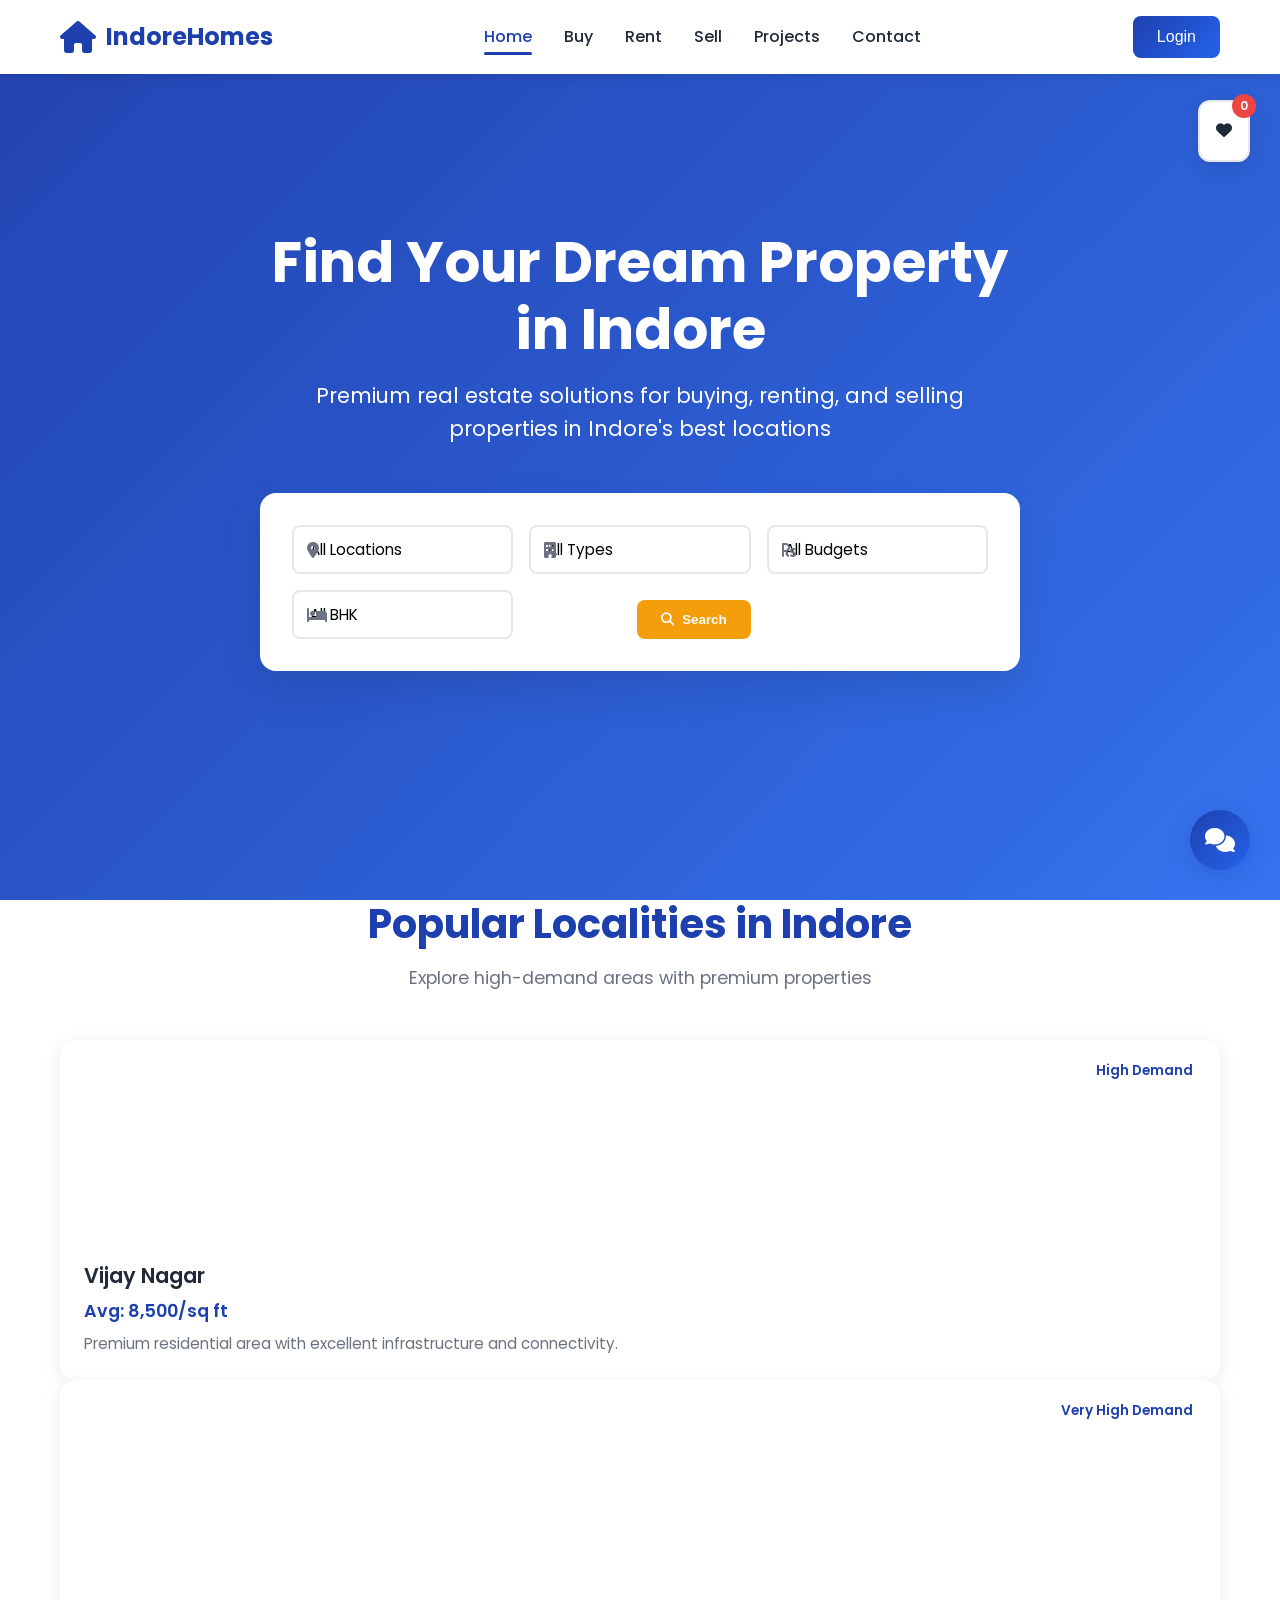
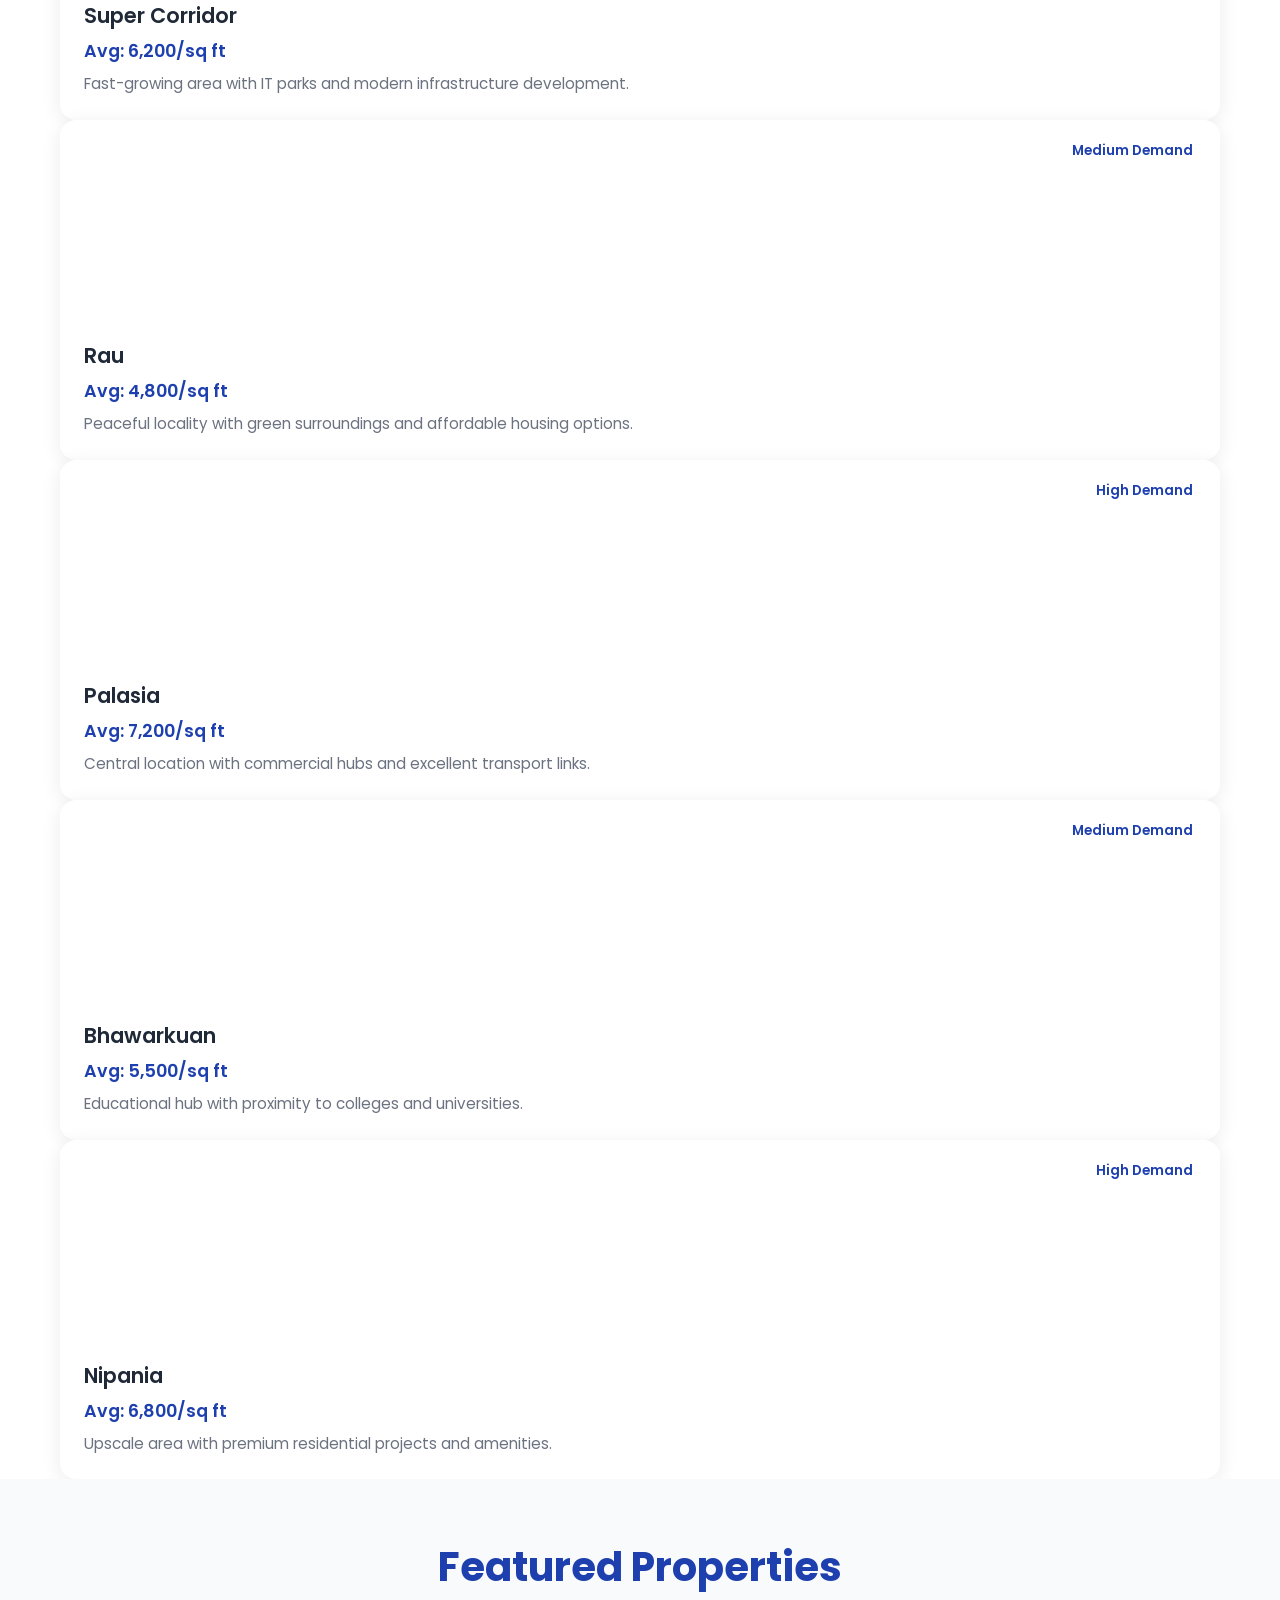
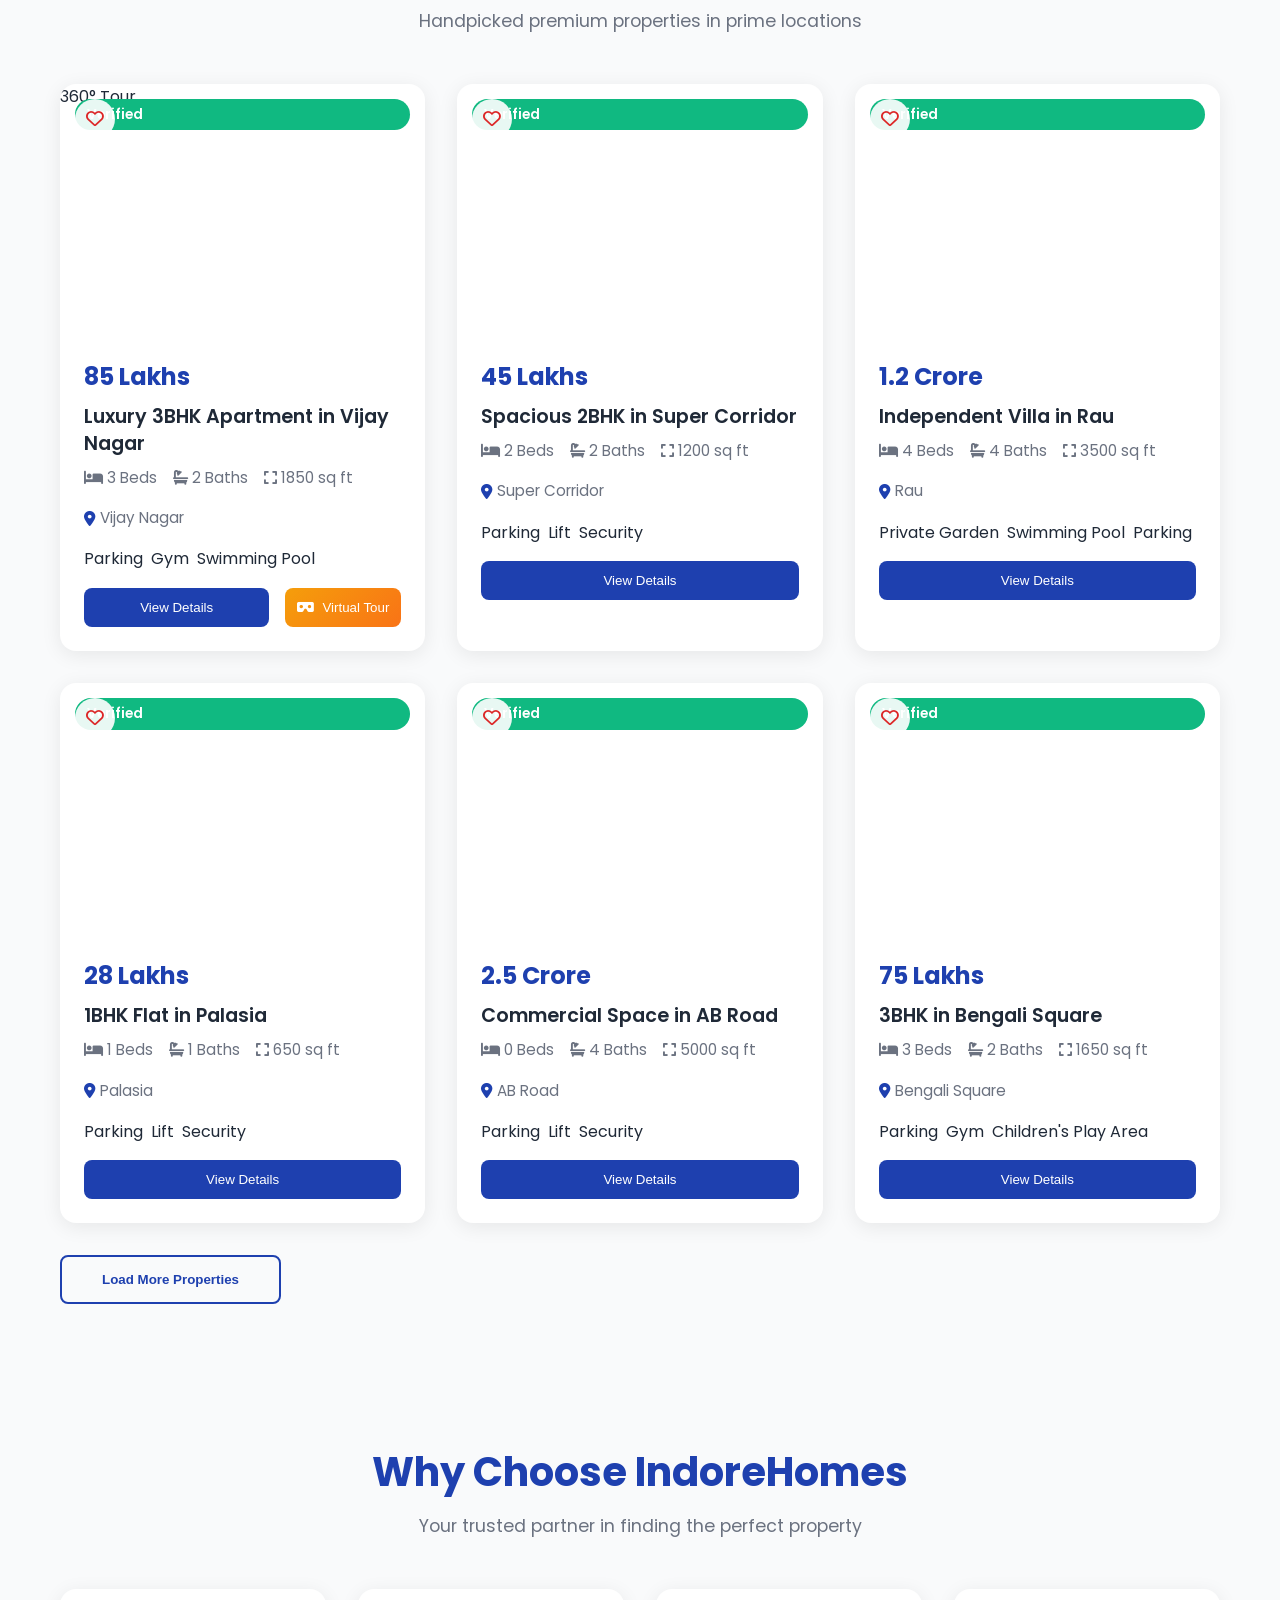
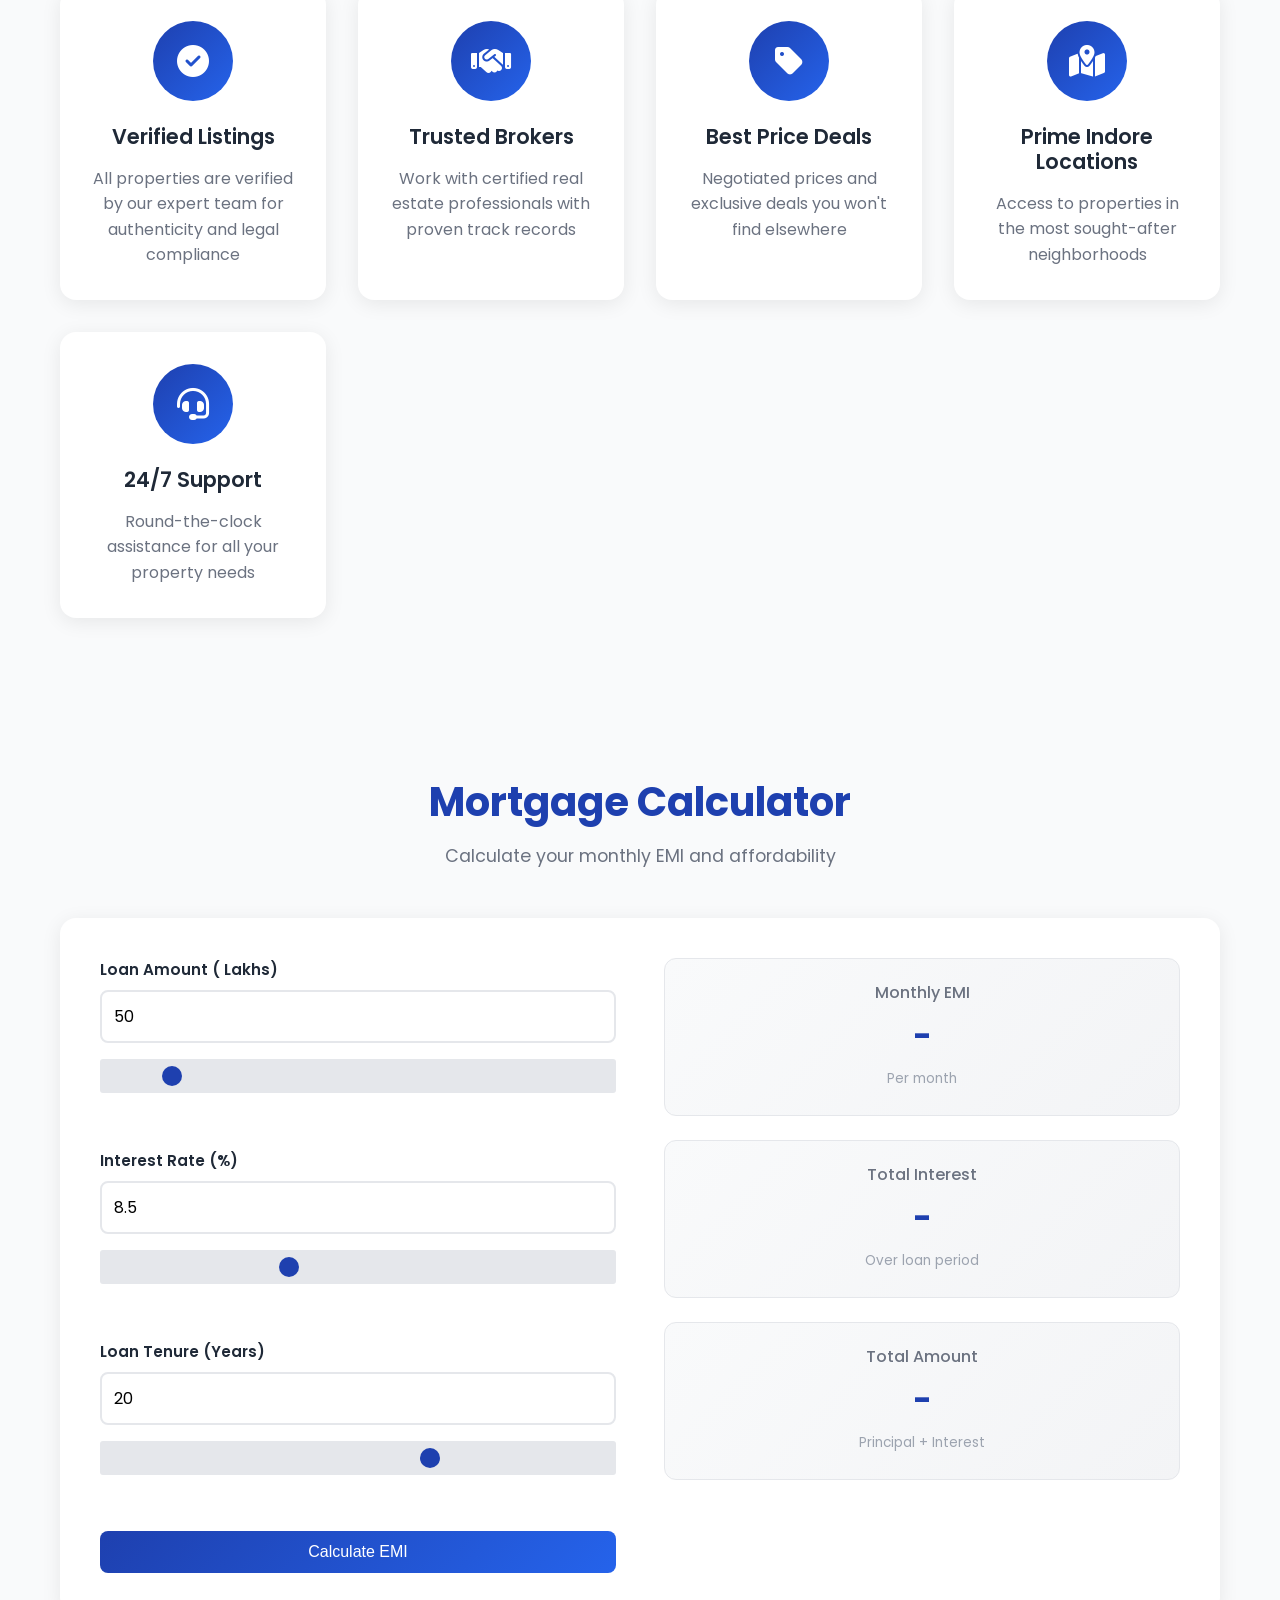
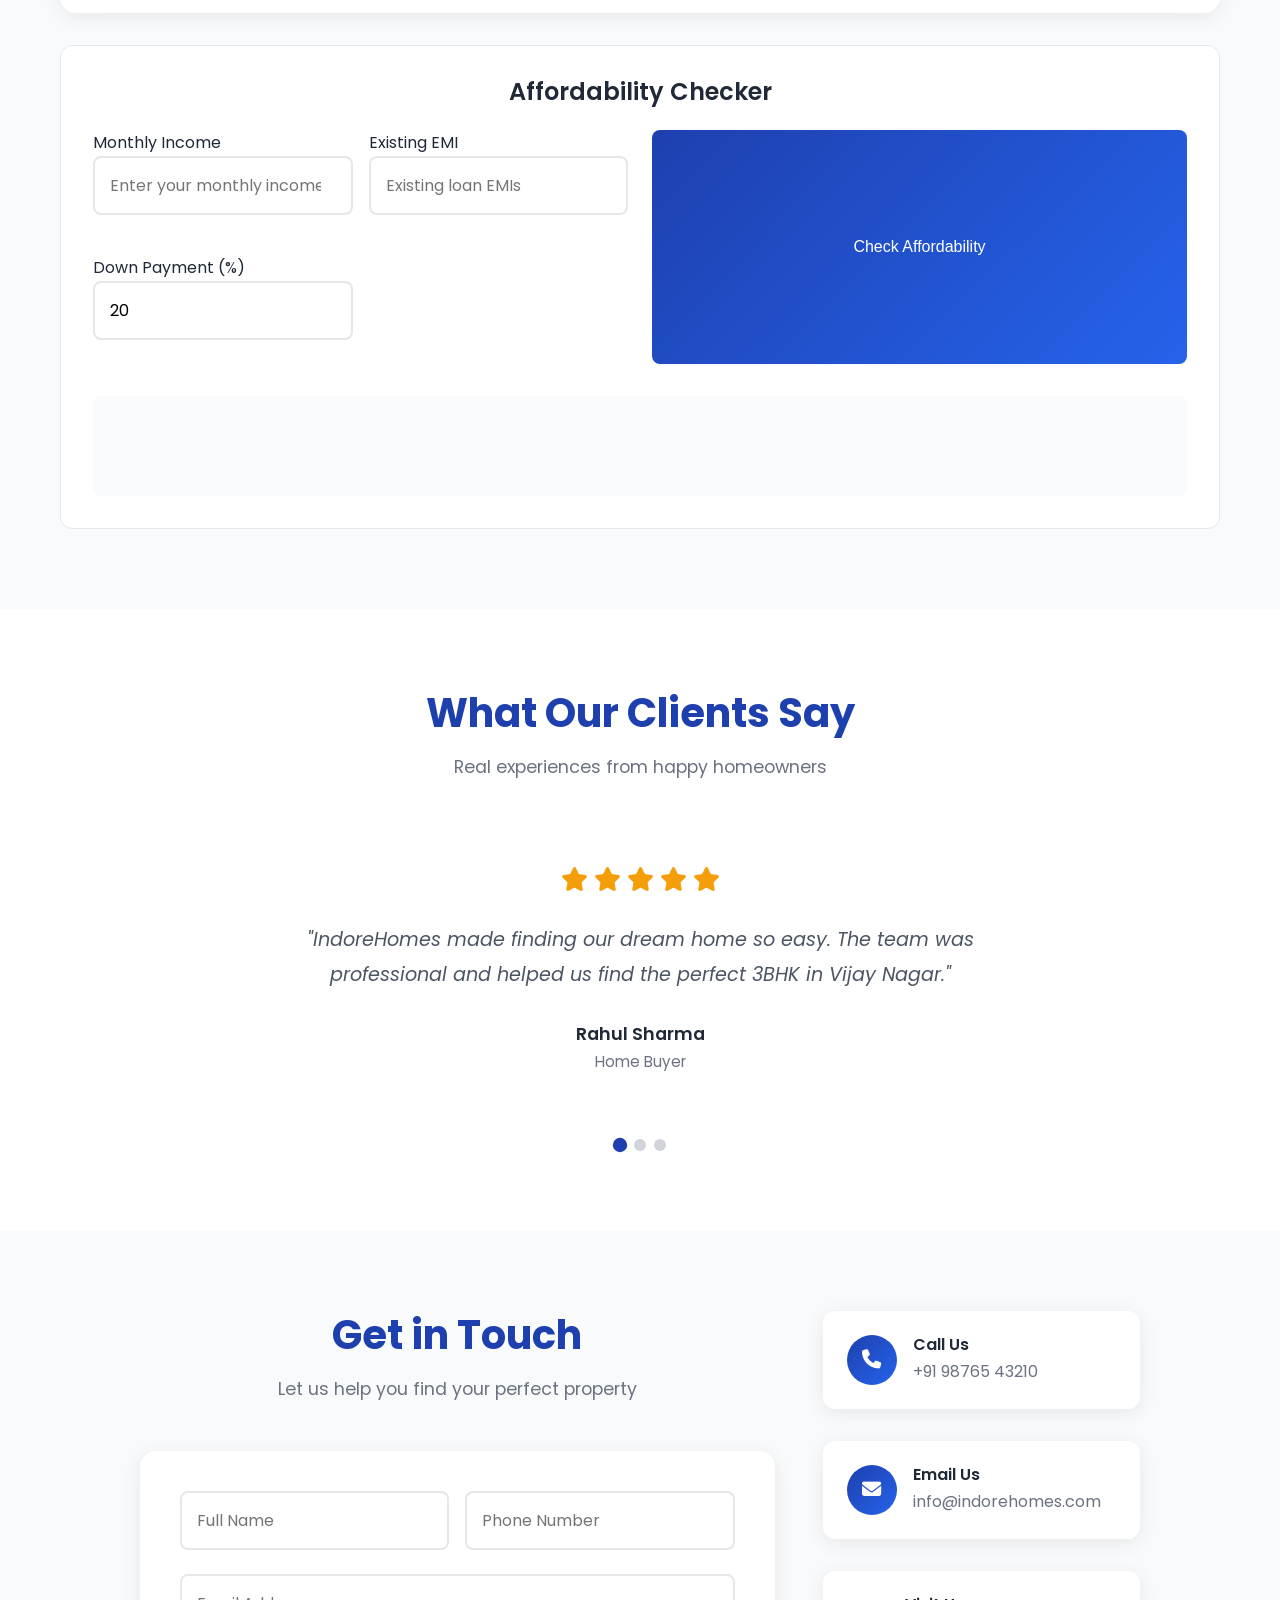
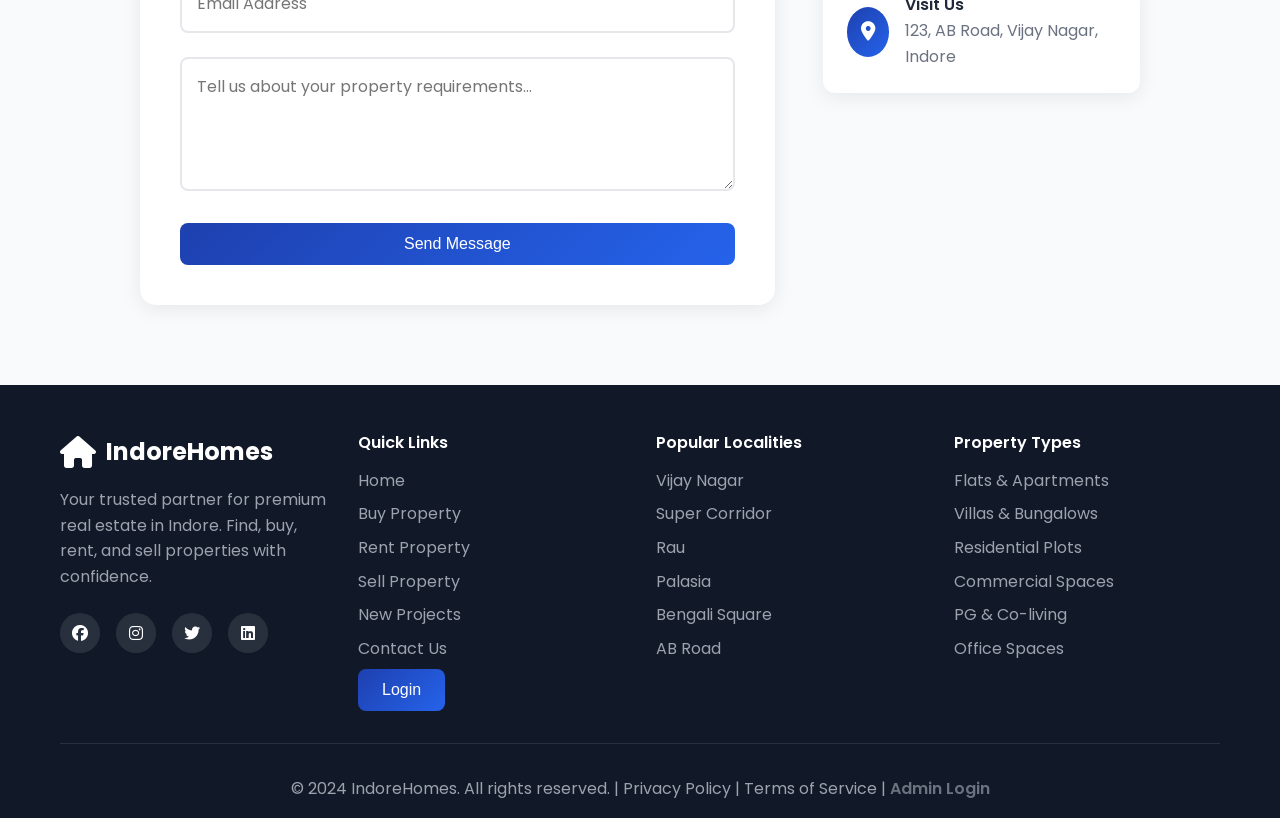
<file: index.html>
<!DOCTYPE html>
<html lang="en">

<head>
    <meta charset="UTF-8">
    <meta name="viewport" content="width=device-width, initial-scale=1.0">
    <title>IndoreHomes - Premium Real Estate in Indore | Buy, Rent, Sell Properties</title>
    <meta name="description"
        content="Find your dream property in Indore. Buy, rent, sell flats, villas, plots, PGs and commercial spaces. Verified listings, trusted brokers, best prices.">
    <link rel="stylesheet" href="styles.css">
    <link rel="preconnect" href="https://fonts.googleapis.com">
    <link rel="preconnect" href="https://fonts.gstatic.com" crossorigin>
    <link href="https://fonts.googleapis.com/css2?family=Poppins:wght@300;400;500;600;700&display=swap"
        rel="stylesheet">
    <link rel="stylesheet" href="https://cdnjs.cloudflare.com/ajax/libs/font-awesome/6.4.0/css/all.min.css">
</head>

<body>
    <!-- Navigation Bar -->
    <nav class="navbar" id="navbar">
        <div class="container">
            <div class="nav-wrapper">
                <div class="nav-logo">
                    <i class="fas fa-home"></i>
                    <span>IndoreHomes</span>
                </div>
                <div class="nav-menu" id="navMenu">
                    <a href="index.html" class="nav-link active">Home</a>
                    <a href="buy.html" class="nav-link">Buy</a>
                    <a href="rent.html" class="nav-link">Rent</a>
                    <a href="sell.html" class="nav-link">Sell</a>
                    <a href="projects.html" class="nav-link">Projects</a>
                    <a href="contact.html" class="nav-link">Contact</a>
                </div>
                <div class="nav-actions">
                    <button class="btn-primary" onclick="window.location.href='admin-login.html'">Login</button>
                    <button class="btn-primary" id="postPropertyBtn" style="display: none;">Post Property</button>
                    <button class="btn-admin" id="adminLoginBtn" style="display: none;">
                        <i class="fas fa-shield-alt"></i>
                        Admin
                    </button>
                    <div class="nav-toggle" id="navToggle">
                        <i class="fas fa-bars"></i>
                    </div>
                </div>
            </div>
        </div>
    </nav>

    <!-- Hero Section -->
    <section class="hero">
        <div class="hero-overlay"></div>
        <div class="container">
            <div class="hero-content">
                <h1 class="hero-title">Find Your Dream Property in Indore</h1>
                <p class="hero-subtitle">Premium real estate solutions for buying, renting, and selling properties in
                    Indore's best locations</p>

                <!-- Search Bar -->
                <div class="search-bar">
                    <div class="search-filters">
                        <div class="filter-group">
                            <i class="fas fa-map-marker-alt"></i>
                            <select id="locationFilter" class="filter-select">
                                <option value="">All Locations</option>
                                <option value="vijay-nagar">Vijay Nagar</option>
                                <option value="super-corridor">Super Corridor</option>
                                <option value="rau">Rau</option>
                                <option value="nipania">Nipania</option>
                                <option value="palasia">Palasia</option>
                                <option value="bhawarkuan">Bhawarkuan</option>
                                <option value="bengali-square">Bengali Square</option>
                                <option value="ab-road">AB Road</option>
                                <option value="scheme-140">Scheme 140</option>
                                <option value="mr-10">MR 10</option>
                            </select>
                        </div>

                        <div class="filter-group">
                            <i class="fas fa-building"></i>
                            <select id="propertyTypeFilter" class="filter-select">
                                <option value="">All Types</option>
                                <option value="flat">Flats</option>
                                <option value="villa">Villas</option>
                                <option value="plot">Plots</option>
                                <option value="pg">PG</option>
                                <option value="commercial">Commercial</option>
                            </select>
                        </div>

                        <div class="filter-group">
                            <i class="fas fa-rupee-sign"></i>
                            <select id="budgetFilter" class="filter-select">
                                <option value="">All Budgets</option>
                                <option value="0-20">Below 20 Lakhs</option>
                                <option value="20-50">20-50 Lakhs</option>
                                <option value="50-1cr">50 Lakhs - 1 Cr</option>
                                <option value="1cr-2cr">1-2 Crore</option>
                                <option value="2cr+">Above 2 Crore</option>
                            </select>
                        </div>

                        <div class="filter-group">
                            <i class="fas fa-bed"></i>
                            <select id="bhkFilter" class="filter-select">
                                <option value="">All BHK</option>
                                <option value="1rk">1 RK</option>
                                <option value="1bhk">1 BHK</option>
                                <option value="2bhk">2 BHK</option>
                                <option value="3bhk">3 BHK</option>
                                <option value="4bhk+">4+ BHK</option>
                            </select>
                        </div>

                        <button class="btn-search" onclick="searchProperties()">
                            <i class="fas fa-search"></i> Search
                        </button>
                    </div>
                </div>
            </div>
        </div>
    </section>

    <!-- Popular Localities -->
    <section class="localities">
        <div class="container">
            <h2 class="section-title">Popular Localities in Indore</h2>
            <p class="section-subtitle">Explore high-demand areas with premium properties</p>

            <div class="localities-grid" id="localitiesGrid">
                <!-- Localities will be populated by JavaScript -->
            </div>
        </div>
    </section>

    <!-- Featured Properties -->
    <section class="featured-properties">
        <div class="container">
            <h2 class="section-title">Featured Properties</h2>
            <p class="section-subtitle">Handpicked premium properties in prime locations</p>

            <div class="properties-grid" id="propertiesGrid">
                <!-- Properties will be populated by JavaScript -->
            </div>

            <div class="text-center">
                <button class="btn-load-more" onclick="loadMoreProperties()">Load More Properties</button>
            </div>
        </div>
    </section>

    <!-- Why Choose Us -->
    <section class="why-choose-us">
        <div class="container">
            <h2 class="section-title">Why Choose IndoreHomes</h2>
            <p class="section-subtitle">Your trusted partner in finding the perfect property</p>

            <div class="features-grid">
                <div class="feature-card">
                    <div class="feature-icon">
                        <i class="fas fa-check-circle"></i>
                    </div>
                    <h3>Verified Listings</h3>
                    <p>All properties are verified by our expert team for authenticity and legal compliance</p>
                </div>

                <div class="feature-card">
                    <div class="feature-icon">
                        <i class="fas fa-handshake"></i>
                    </div>
                    <h3>Trusted Brokers</h3>
                    <p>Work with certified real estate professionals with proven track records</p>
                </div>

                <div class="feature-card">
                    <div class="feature-icon">
                        <i class="fas fa-tag"></i>
                    </div>
                    <h3>Best Price Deals</h3>
                    <p>Negotiated prices and exclusive deals you won't find elsewhere</p>
                </div>

                <div class="feature-card">
                    <div class="feature-icon">
                        <i class="fas fa-map-marked-alt"></i>
                    </div>
                    <h3>Prime Indore Locations</h3>
                    <p>Access to properties in the most sought-after neighborhoods</p>
                </div>

                <div class="feature-card">
                    <div class="feature-icon">
                        <i class="fas fa-headset"></i>
                    </div>
                    <h3>24/7 Support</h3>
                    <p>Round-the-clock assistance for all your property needs</p>
                </div>
            </div>
        </div>
    </section>

    <!-- Mortgage Calculator -->
    <section class="mortgage-calculator">
        <div class="container">
            <h2 class="section-title">Mortgage Calculator</h2>
            <p class="section-subtitle">Calculate your monthly EMI and affordability</p>

            <div class="calculator-container">
                <div class="calculator-form">
                    <div class="form-row">
                        <div class="form-group">
                            <label for="loanAmount">Loan Amount ( Lakhs)</label>
                            <input type="number" id="loanAmount" value="50" min="1" max="500" step="1">
                            <div class="slider-container">
                                <input type="range" id="loanAmountSlider" value="50" min="1" max="500" step="1">
                            </div>
                        </div>

                        <div class="form-group">
                            <label for="interestRate">Interest Rate (%)</label>
                            <input type="number" id="interestRate" value="8.5" min="5" max="15" step="0.1">
                            <div class="slider-container">
                                <input type="range" id="interestRateSlider" value="8.5" min="5" max="15" step="0.1">
                            </div>
                        </div>

                        <div class="form-group">
                            <label for="loanTenure">Loan Tenure (Years)</label>
                            <input type="number" id="loanTenure" value="20" min="1" max="30" step="1">
                            <div class="slider-container">
                                <input type="range" id="loanTenureSlider" value="20" min="1" max="30" step="1">
                            </div>
                        </div>
                    </div>

                    <button class="btn-primary full-width" onclick="calculateEMI()">Calculate EMI</button>
                </div>

                <div class="calculator-results">
                    <div class="result-card">
                        <h3>Monthly EMI</h3>
                        <div class="result-value" id="monthlyEMI">-</div>
                        <small>Per month</small>
                    </div>

                    <div class="result-card">
                        <h3>Total Interest</h3>
                        <div class="result-value" id="totalInterest">-</div>
                        <small>Over loan period</small>
                    </div>

                    <div class="result-card">
                        <h3>Total Amount</h3>
                        <div class="result-value" id="totalAmount">-</div>
                        <small>Principal + Interest</small>
                    </div>
                </div>
            </div>

            <div class="affordability-checker">
                <h3>Affordability Checker</h3>
                <div class="affordability-form">
                    <div class="form-row">
                        <div class="form-group">
                            <label for="monthlyIncome">Monthly Income</label>
                            <input type="number" id="monthlyIncome" placeholder="Enter your monthly income">
                        </div>

                        <div class="form-group">
                            <label for="existingEMI">Existing EMI</label>
                            <input type="number" id="existingEMI" placeholder="Existing loan EMIs">
                        </div>

                        <div class="form-group">
                            <label for="downPayment">Down Payment (%)</label>
                            <input type="number" id="downPayment" value="20" min="10" max="50" step="5">
                        </div>
                    </div>

                    <button class="btn-primary" onclick="checkAffordability()">Check Affordability</button>
                </div>

                <div class="affordability-result" id="affordabilityResult">
                    <!-- Affordability result will be shown here -->
                </div>
            </div>
        </div>
    </section>

    <!-- Testimonials -->
    <section class="testimonials">
        <div class="container">
            <h2 class="section-title">What Our Clients Say</h2>
            <p class="section-subtitle">Real experiences from happy homeowners</p>

            <div class="testimonial-slider">
                <div class="testimonial-slide active">
                    <div class="testimonial-content">
                        <div class="stars">
                            <i class="fas fa-star"></i>
                            <i class="fas fa-star"></i>
                            <i class="fas fa-star"></i>
                            <i class="fas fa-star"></i>
                            <i class="fas fa-star"></i>
                        </div>
                        <p>"IndoreHomes made finding our dream home so easy. The team was professional and helped us
                            find the perfect 3BHK in Vijay Nagar."</p>
                        <div class="testimonial-author">
                            <div class="author-info">
                                <h4>Rahul Sharma</h4>
                                <span>Home Buyer</span>
                            </div>
                        </div>
                    </div>
                </div>

                <div class="testimonial-slide">
                    <div class="testimonial-content">
                        <div class="stars">
                            <i class="fas fa-star"></i>
                            <i class="fas fa-star"></i>
                            <i class="fas fa-star"></i>
                            <i class="fas fa-star"></i>
                            <i class="fas fa-star"></i>
                        </div>
                        <p>"Sold my property through IndoreHomes in just 15 days! Their marketing strategy and buyer
                            network is impressive."</p>
                        <div class="testimonial-author">
                            <div class="author-info">
                                <h4>Priya Patel</h4>
                                <span>Property Seller</span>
                            </div>
                        </div>
                    </div>
                </div>

                <div class="testimonial-slide">
                    <div class="testimonial-content">
                        <div class="stars">
                            <i class="fas fa-star"></i>
                            <i class="fas fa-star"></i>
                            <i class="fas fa-star"></i>
                            <i class="fas fa-star"></i>
                            <i class="fas fa-star"></i>
                        </div>
                        <p>"Found the perfect rental apartment for my family. The process was smooth and the team was
                            very supportive throughout."</p>
                        <div class="testimonial-author">
                            <div class="author-info">
                                <h4>Amit Verma</h4>
                                <span>Tenant</span>
                            </div>
                        </div>
                    </div>
                </div>
            </div>

            <div class="testimonial-dots">
                <span class="dot active" onclick="changeSlide(0)"></span>
                <span class="dot" onclick="changeSlide(1)"></span>
                <span class="dot" onclick="changeSlide(2)"></span>
            </div>
        </div>
    </section>

    <!-- Contact Form -->
    <section class="contact-form-section">
        <div class="container">
            <div class="contact-form-wrapper">
                <div class="form-content">
                    <h2 class="section-title">Get in Touch</h2>
                    <p class="section-subtitle">Let us help you find your perfect property</p>

                    <form class="contact-form" id="contactForm">
                        <div class="form-row">
                            <div class="form-group">
                                <input type="text" id="fullName" placeholder="Full Name" required>
                            </div>
                            <div class="form-group">
                                <input type="tel" id="phone" placeholder="Phone Number" required>
                            </div>
                        </div>
                        <div class="form-group">
                            <input type="email" id="email" placeholder="Email Address" required>
                        </div>
                        <div class="form-group">
                            <textarea id="message" placeholder="Tell us about your property requirements..." rows="4"
                                required></textarea>
                        </div>
                        <button type="submit" class="btn-primary full-width">Send Message</button>
                    </form>
                </div>

                <div class="contact-info">
                    <div class="info-item">
                        <i class="fas fa-phone"></i>
                        <div>
                            <h4>Call Us</h4>
                            <p>+91 98765 43210</p>
                        </div>
                    </div>
                    <div class="info-item">
                        <i class="fas fa-envelope"></i>
                        <div>
                            <h4>Email Us</h4>
                            <p>info@indorehomes.com</p>
                        </div>
                    </div>
                    <div class="info-item">
                        <i class="fas fa-map-marker-alt"></i>
                        <div>
                            <h4>Visit Us</h4>
                            <p>123, AB Road, Vijay Nagar, Indore</p>
                        </div>
                    </div>
                </div>
            </div>
        </div>
    </section>

    <!-- Footer -->
    <footer class="footer">
        <div class="container">
            <div class="footer-content">
                <div class="footer-section">
                    <div class="footer-logo">
                        <i class="fas fa-home"></i>
                        <span>IndoreHomes</span>
                    </div>
                    <p>Your trusted partner for premium real estate in Indore. Find, buy, rent, and sell properties with
                        confidence.</p>
                    <div class="social-links">
                        <a href="#"><i class="fab fa-facebook"></i></a>
                        <a href="#"><i class="fab fa-instagram"></i></a>
                        <a href="#"><i class="fab fa-twitter"></i></a>
                        <a href="#"><i class="fab fa-linkedin"></i></a>
                    </div>
                </div>

                <div class="footer-section">
                    <h4>Quick Links</h4>
                    <ul>
                        <li><a href="index.html">Home</a></li>
                        <li><a href="buy.html">Buy Property</a></li>
                        <li><a href="rent.html">Rent Property</a></li>
                        <li><a href="sell.html">Sell Property</a></li>
                        <li><a href="projects.html">New Projects</a></li>
                        <li><a href="contact.html">Contact Us</a></li>
                    </ul>
                    <button class="btn-primary">Login</button>

                </div>

                <div class="footer-section">
                    <h4>Popular Localities</h4>
                    <ul>
                        <li><a href="#">Vijay Nagar</a></li>
                        <li><a href="#">Super Corridor</a></li>
                        <li><a href="#">Rau</a></li>
                        <li><a href="#">Palasia</a></li>
                        <li><a href="#">Bengali Square</a></li>
                        <li><a href="#">AB Road</a></li>
                    </ul>
                </div>

                <div class="footer-section">
                    <h4>Property Types</h4>
                    <ul>
                        <li><a href="#">Flats & Apartments</a></li>
                        <li><a href="#">Villas & Bungalows</a></li>
                        <li><a href="#">Residential Plots</a></li>
                        <li><a href="#">Commercial Spaces</a></li>
                        <li><a href="#">PG & Co-living</a></li>
                        <li><a href="#">Office Spaces</a></li>
                    </ul>
                </div>
            </div>

            <div class="footer-bottom">
                <p>&copy; 2024 IndoreHomes. All rights reserved. | Privacy Policy | Terms of Service | <a
                        href="admin-login.html" class="admin-link">Admin Login</a></p>
            </div>
        </div>
    </footer>

    <!-- Property Modal -->
    <div class="modal" id="propertyModal">
        <div class="modal-content">
            <span class="close-modal" onclick="closeModal()">&times;</span>
            <div id="modalBody">
                <!-- Modal content will be populated by JavaScript -->
            </div>
        </div>
    </div>

    <!-- Success Message -->
    <div class="success-message" id="successMessage">
        <i class="fas fa-check-circle"></i>
        <span id="successText">Message sent successfully!</span>
    </div>

    <script src="script.js"></script>
</body>

</html>
</file>
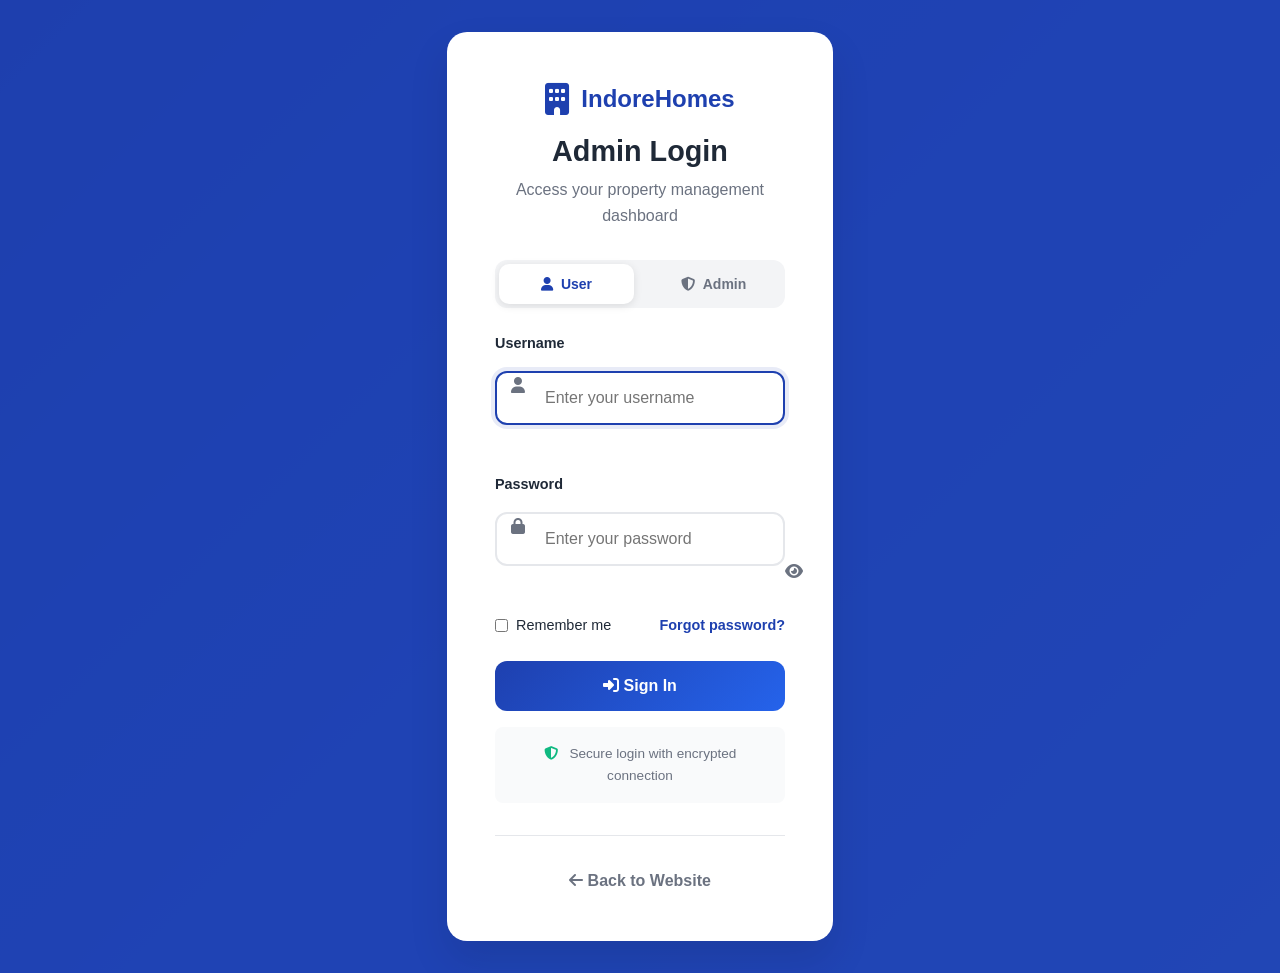
<file: admin-login.html>
<!DOCTYPE html>
<html lang="en">
<head>
    <meta charset="UTF-8">
    <meta name="viewport" content="width=device-width, initial-scale=1.0">
    <title>Login - IndoreHomes Real Estate</title>
    <link rel="stylesheet" href="https://cdnjs.cloudflare.com/ajax/libs/font-awesome/6.4.0/css/all.min.css">
    <link rel="stylesheet" href="styles.css">
    <link rel="stylesheet" href="admin-styles.css">
    <style>
        /* Login Page Specific Styles */
        .login-container {
            min-height: 100vh;
            display: flex;
            align-items: center;
            justify-content: center;
            background: linear-gradient(135deg, #1e40af 0%, #2563eb 50%, #3b82f6 100%);
            position: relative;
            overflow: hidden;
        }
        
        .login-background {
            position: absolute;
            top: 0;
            left: 0;
            right: 0;
            bottom: 0;
            background: url('https://images.unsplash.com/photo-1560448204-e02f11c3d0e2?ixlib=rb-4.0.3&ixid=M3wxMjA3fDB8MHxwaG90by1wYWdlfHx8fGVufDB8fHx8fA%3D%3D&auto=format&fit=crop&w=2070&q=80') center/cover;
            opacity: 0.1;
        }
        
        .login-overlay {
            position: absolute;
            top: 0;
            left: 0;
            right: 0;
            bottom: 0;
            background: rgba(30, 64, 175, 0.9);
        }
        
        .login-content {
            position: relative;
            z-index: 10;
            width: 100%;
            max-width: 450px;
            padding: 2rem;
        }
        
        .login-card {
            background: white;
            border-radius: 20px;
            padding: 3rem;
            box-shadow: 0 20px 40px rgba(0, 0, 0, 0.1);
            backdrop-filter: blur(10px);
            animation: slideUp 0.6s ease;
        }
        
        .login-header {
            text-align: center;
            margin-bottom: 2rem;
        }
        
        .login-logo {
            display: flex;
            align-items: center;
            justify-content: center;
            gap: 0.75rem;
            margin-bottom: 1rem;
            font-size: 1.5rem;
            font-weight: 700;
            color: #1e40af;
        }
        
        .login-logo i {
            font-size: 2rem;
            color: #1e40af;
        }
        
        .login-title {
            font-size: 1.8rem;
            font-weight: 700;
            color: #1f2937;
            margin-bottom: 0.5rem;
        }
        
        .login-subtitle {
            color: #6b7280;
            font-size: 1rem;
        }
        
        .login-form {
            display: flex;
            flex-direction: column;
            gap: 1.5rem;
        }
        
        /* Role Selection */
        .role-selection {
            display: flex;
            gap: 12px;
            margin-bottom: 1.5rem;
            padding: 4px;
            background: #f3f4f6;
            border-radius: 12px;
        }
        
        .role-btn {
            flex: 1;
            padding: 12px 16px;
            border: none;
            background: transparent;
            color: #6b7280;
            font-weight: 600;
            font-size: 14px;
            border-radius: 10px;
            cursor: pointer;
            transition: all 0.3s ease;
            display: flex;
            align-items: center;
            justify-content: center;
            gap: 8px;
            font-family: 'Poppins', sans-serif;
        }
        
        .role-btn.active {
            background: white;
            color: #1e40af;
            box-shadow: 0 2px 8px rgba(0, 0, 0, 0.1);
        }
        
        .role-btn:hover:not(.active) {
            color: #1f2937;
        }
        
        .form-group {
            position: relative;
        }
        
        .form-group label {
            display: block;
            font-weight: 600;
            color: #1f2937;
            margin-bottom: 0.5rem;
            font-size: 0.9rem;
        }
        
        .form-group input {
            width: 100%;
            padding: 1rem 1rem 1rem 3rem;
            border: 2px solid #e5e7eb;
            border-radius: 12px;
            font-size: 1rem;
            transition: all 0.3s ease;
            font-family: 'Poppins', sans-serif;
        }
        
        .form-group input:focus {
            outline: none;
            border-color: #1e40af;
            box-shadow: 0 0 0 4px rgba(30, 64, 175, 0.1);
        }
        
        .form-group i {
            position: absolute;
            left: 1rem;
            top: 2.8rem;
            color: #6b7280;
            font-size: 1rem;
        }
        
        .password-toggle {
            position: absolute;
            right: 1rem;
            top: 2.8rem;
            background: none;
            border: none;
            color: #6b7280;
            cursor: pointer;
            font-size: 1rem;
            transition: color 0.3s ease;
        }
        
        .password-toggle:hover {
            color: #1e40af;
        }
        
        .login-options {
            display: flex;
            justify-content: space-between;
            align-items: center;
            font-size: 0.9rem;
        }
        
        .remember-me {
            display: flex;
            align-items: center;
            gap: 0.5rem;
        }
        
        .remember-me input[type="checkbox"] {
            width: auto;
            margin: 0;
        }
        
        .forgot-password {
            color: #1e40af;
            text-decoration: none;
            font-weight: 600;
            transition: color 0.3s ease;
        }
        
        .forgot-password:hover {
            color: #2563eb;
            text-decoration: underline;
        }
        
        .login-button {
            background: linear-gradient(135deg, #1e40af, #2563eb);
            color: white;
            border: none;
            padding: 1rem;
            border-radius: 12px;
            font-size: 1rem;
            font-weight: 600;
            cursor: pointer;
            transition: all 0.3s ease;
            display: flex;
            align-items: center;
            justify-content: center;
            gap: 0.5rem;
            font-family: 'Poppins', sans-serif;
        }
        
        .login-button:hover {
            transform: translateY(-2px);
            box-shadow: 0 8px 20px rgba(30, 64, 175, 0.3);
        }
        
        .login-button:disabled {
            opacity: 0.6;
            cursor: not-allowed;
            transform: none;
        }
        
        .login-footer {
            text-align: center;
            margin-top: 2rem;
            padding-top: 2rem;
            border-top: 1px solid #e5e7eb;
        }
        
        .back-to-site {
            color: #6b7280;
            text-decoration: none;
            font-weight: 600;
            transition: color 0.3s ease;
        }
        
        .back-to-site:hover {
            color: #1e40af;
        }
        
        .error-message {
            background: #fee2e2;
            color: #991b1b;
            padding: 1rem;
            border-radius: 8px;
            margin-bottom: 1rem;
            display: none;
            align-items: center;
            gap: 0.5rem;
            animation: shake 0.5s ease;
        }
        
        .error-message.show {
            display: flex;
        }
        
        .success-message {
            background: #d1fae5;
            color: #065f46;
            padding: 1rem;
            border-radius: 8px;
            margin-bottom: 1rem;
            display: none;
            align-items: center;
            gap: 0.5rem;
            animation: slideDown 0.3s ease;
        }
        
        .success-message.show {
            display: flex;
        }
        
        .security-info {
            background: #f9fafb;
            padding: 1rem;
            border-radius: 8px;
            margin-top: 1rem;
            font-size: 0.85rem;
            color: #6b7280;
            text-align: center;
        }
        
        .security-info i {
            color: #10b981;
            margin-right: 0.5rem;
        }
        
        /* Animations */
        @keyframes slideUp {
            from {
                opacity: 0;
                transform: translateY(30px);
            }
            to {
                opacity: 1;
                transform: translateY(0);
            }
        }
        
        @keyframes shake {
            0%, 100% { transform: translateX(0); }
            25% { transform: translateX(-5px); }
            75% { transform: translateX(5px); }
        }
        
        @keyframes slideDown {
            from {
                opacity: 0;
                transform: translateY(-10px);
            }
            to {
                opacity: 1;
                transform: translateY(0);
            }
        }
        
        /* Loading Spinner */
        .spinner {
            display: none;
            width: 20px;
            height: 20px;
            border: 2px solid rgba(255, 255, 255, 0.3);
            border-top: 2px solid white;
            border-radius: 50%;
            animation: spin 1s linear infinite;
        }
        
        .login-button.loading .spinner {
            display: inline-block;
        }
        
        .login-button.loading .button-text {
            display: none;
        }
        
        @keyframes spin {
            0% { transform: rotate(0deg); }
            100% { transform: rotate(360deg); }
        }
        
        /* Responsive Design */
        @media (max-width: 480px) {
            .login-card {
                padding: 2rem;
                margin: 1rem;
            }
            
            .login-title {
                font-size: 1.5rem;
            }
            
            .login-options {
                flex-direction: column;
                gap: 1rem;
                align-items: stretch;
            }
        }
    </style>
</head>
<body>
    <div class="login-container">
        <div class="login-background"></div>
        <div class="login-overlay"></div>
        
        <div class="login-content">
            <div class="login-card">
                <div class="login-header">
                    <div class="login-logo">
                        <i class="fas fa-building"></i>
                        <span>IndoreHomes</span>
                    </div>
                    <h1 class="login-title">Admin Login</h1>
                    <p class="login-subtitle">Access your property management dashboard</p>
                </div>
                
                <div class="error-message" id="errorMessage">
                    <i class="fas fa-exclamation-circle"></i>
                    <span id="errorText">Invalid credentials. Please try again.</span>
                </div>
                
                <div class="success-message" id="successMessage">
                    <i class="fas fa-check-circle"></i>
                    <span id="successText">Login successful! Redirecting...</span>
                </div>
                
                <!-- Role Selection -->
                <div class="role-selection">
                    <button type="button" class="role-btn active" data-role="user" id="userRoleBtn">
                        <i class="fas fa-user"></i>
                        User
                    </button>
                    <button type="button" class="role-btn" data-role="admin" id="adminRoleBtn">
                        <i class="fas fa-shield-alt"></i>
                        Admin
                    </button>
                </div>
                
                <form class="login-form" id="loginForm">
                    <input type="hidden" id="loginRole" name="role" value="user">
                    <div class="form-group">
                        <label for="username">Username</label>
                        <i class="fas fa-user"></i>
                        <input type="text" id="username" name="username" placeholder="Enter your username" required autocomplete="username">
                    </div>
                    
                    <div class="form-group">
                        <label for="password">Password</label>
                        <i class="fas fa-lock"></i>
                        <input type="password" id="password" name="password" placeholder="Enter your password" required autocomplete="current-password">
                        <button type="button" class="password-toggle" id="passwordToggle">
                            <i class="fas fa-eye"></i>
                        </button>
                    </div>
                    
                    <div class="login-options">
                        <label class="remember-me">
                            <input type="checkbox" id="rememberMe" name="rememberMe">
                            <span>Remember me</span>
                        </label>
                        <a href="#" class="forgot-password" id="forgotPassword">Forgot password?</a>
                    </div>
                    
                    <button type="submit" class="login-button" id="loginButton">
                        <span class="button-text">
                            <i class="fas fa-sign-in-alt"></i>
                            Sign In
                        </span>
                        <div class="spinner"></div>
                    </button>
                </form>
                
                <div class="security-info">
                    <i class="fas fa-shield-alt"></i>
                    Secure login with encrypted connection
                </div>
                
                <div class="login-footer">
                    <a href="index.html" class="back-to-site">
                        <i class="fas fa-arrow-left"></i>
                        Back to Website
                    </a>
                </div>
            </div>
        </div>
    </div>
    
    <script src="admin-login-script.js"></script>
</body>
</html>
</file>
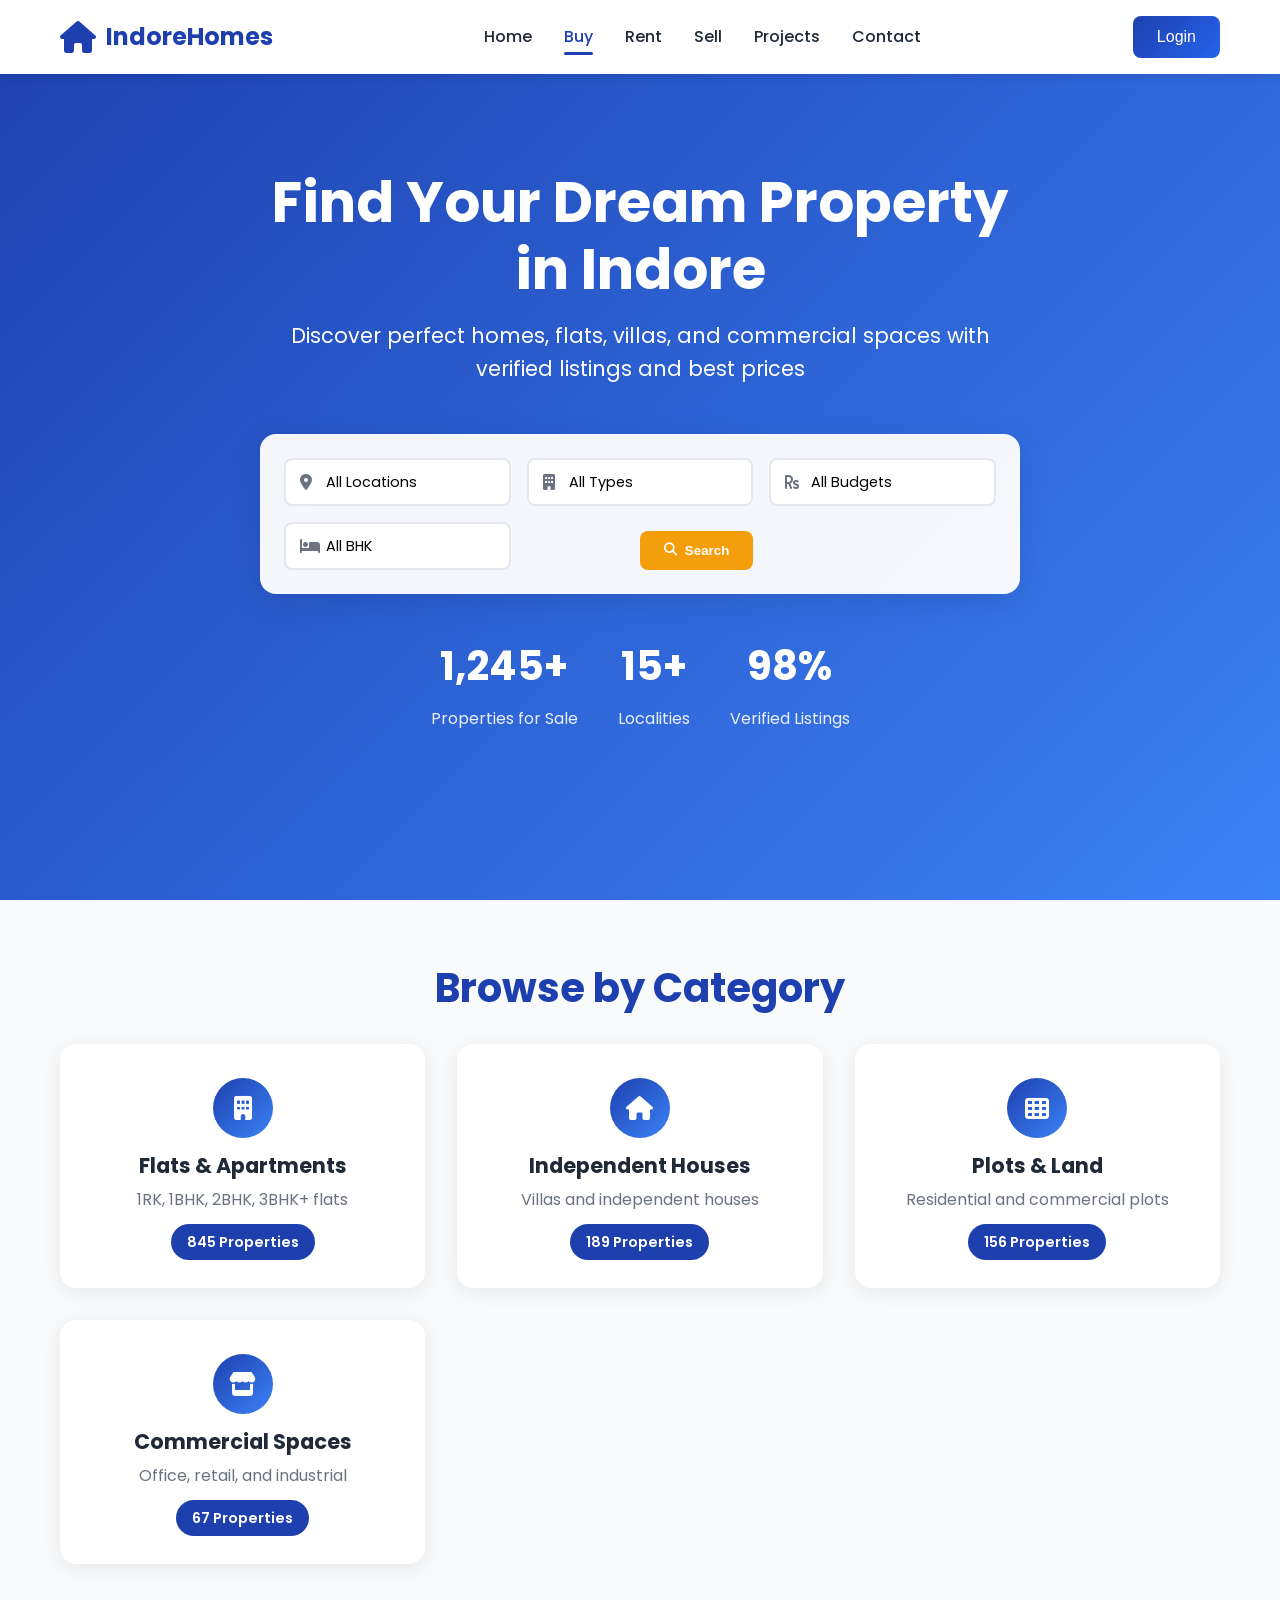
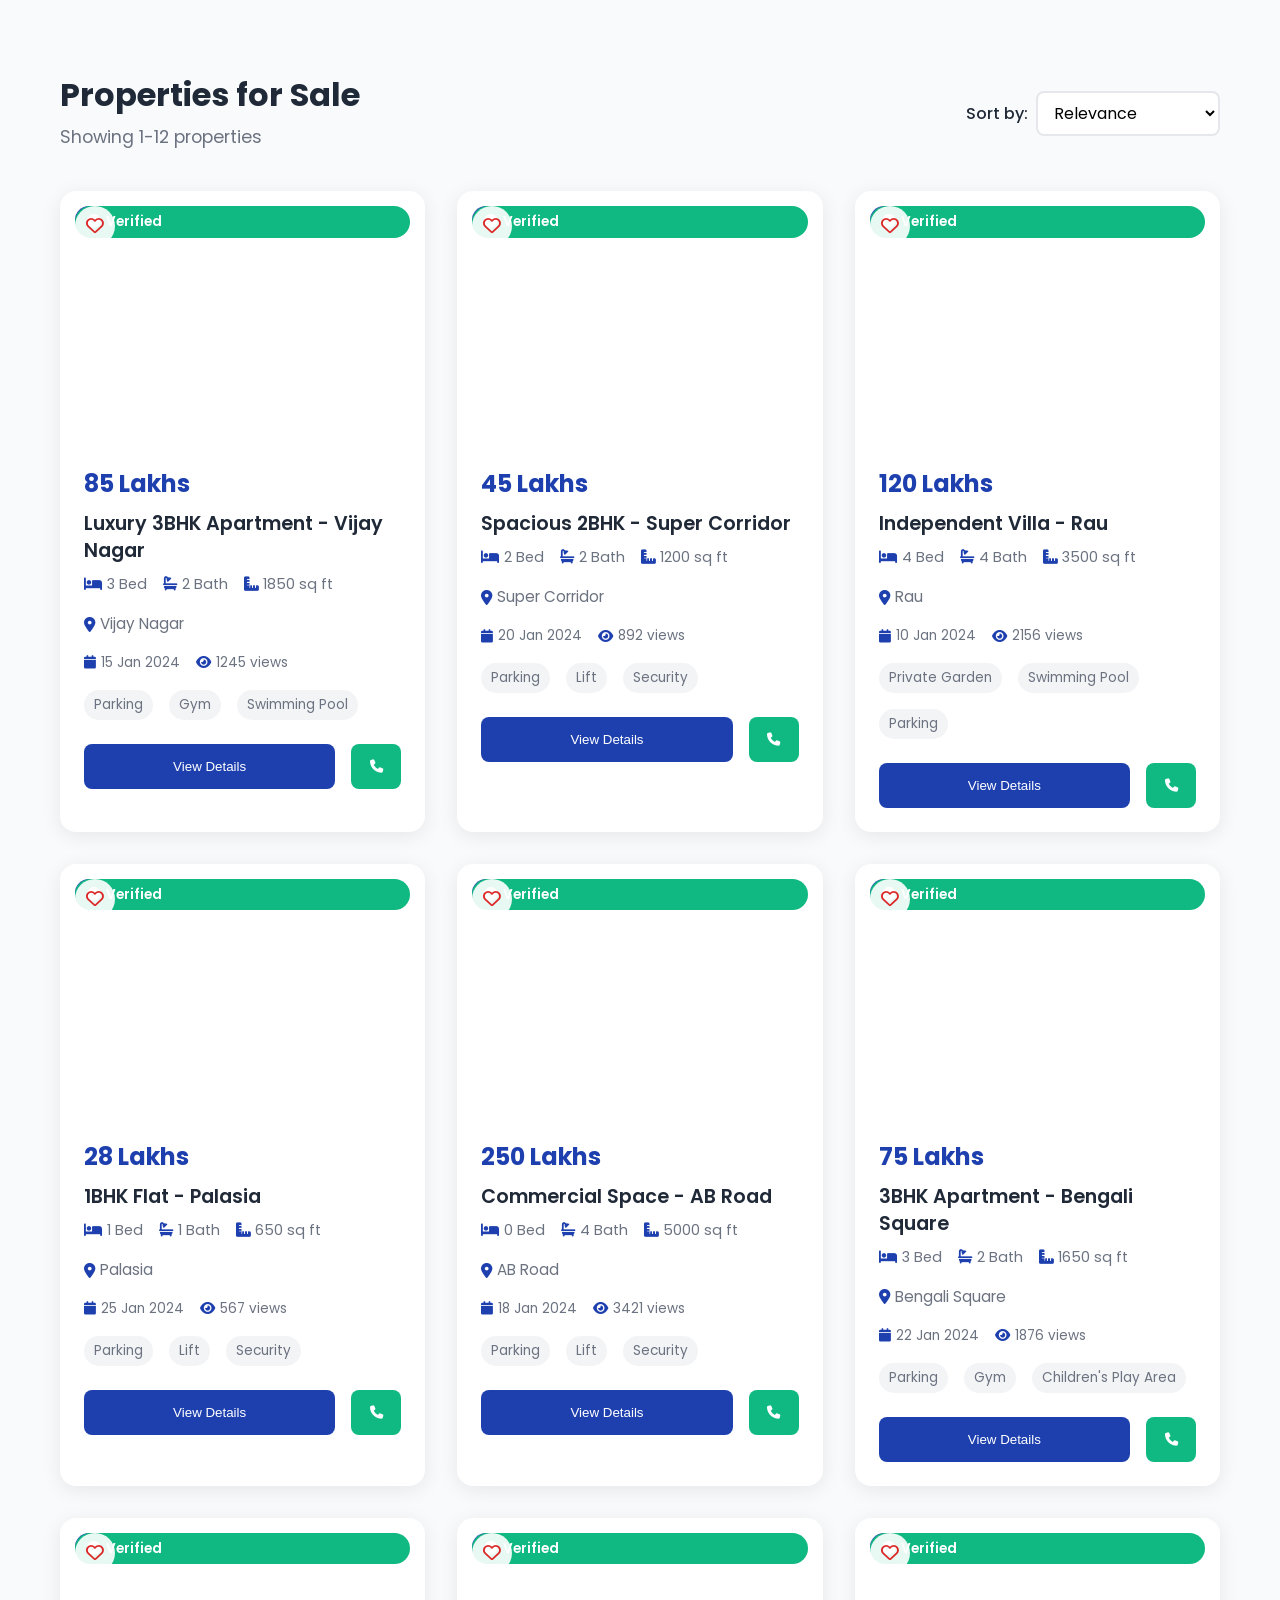
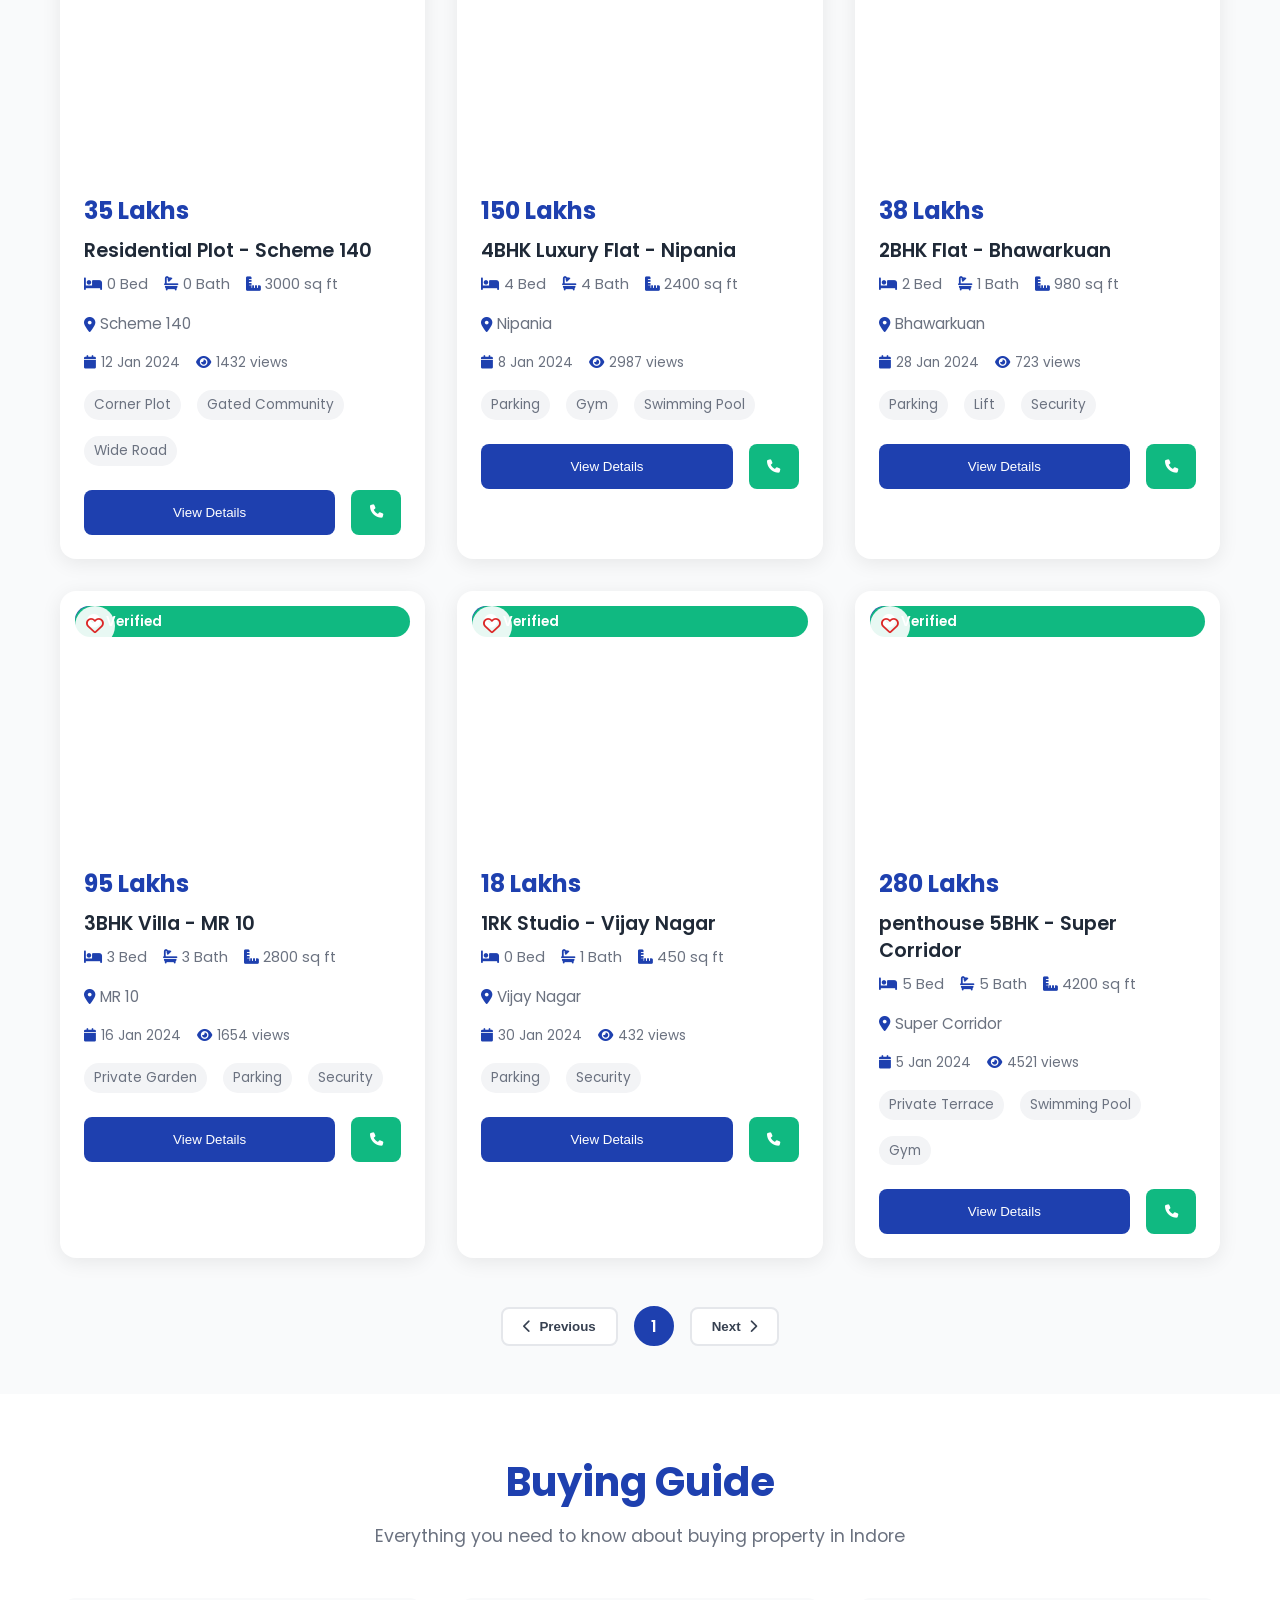
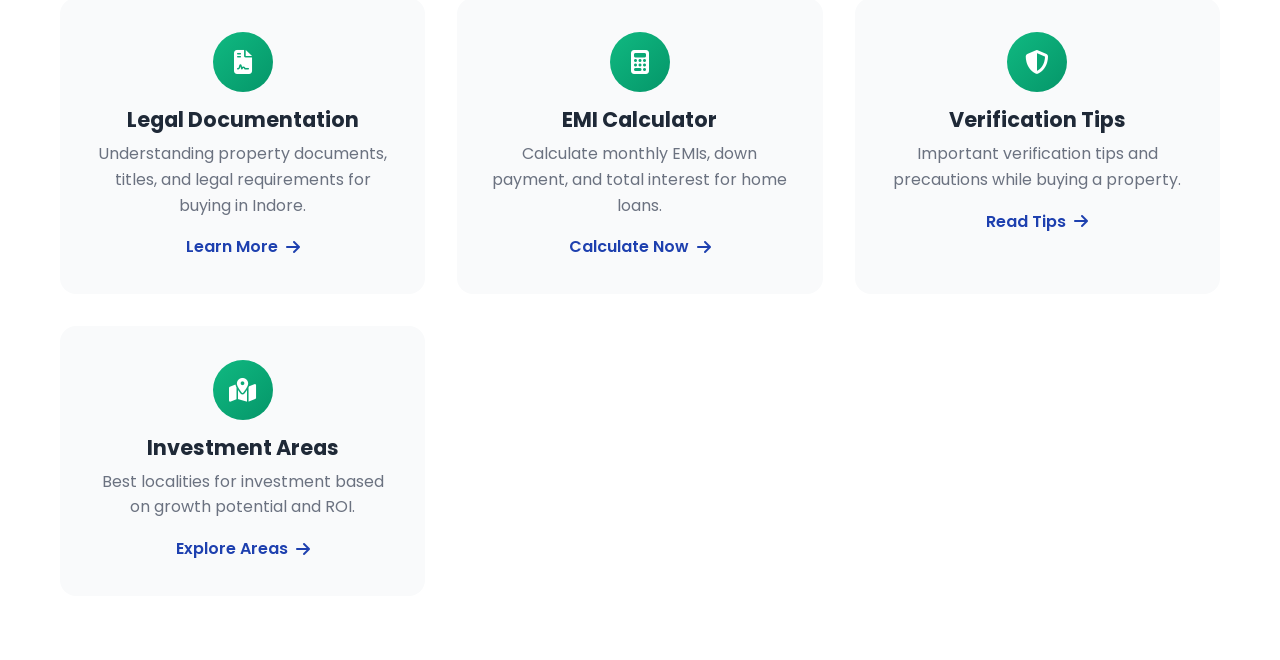
<file: buy.html>
<!DOCTYPE html>
<html lang="en">
<head>
    <meta charset="UTF-8">
    <meta name="viewport" content="width=device-width, initial-scale=1.0">
    <title>Buy Properties in Indore | IndoreHomes - Premium Real Estate</title>
    <meta name="description" content="Browse and buy premium properties in Indore. Flats, villas, plots, and commercial spaces with verified listings and best prices.">
    <link rel="stylesheet" href="styles.css">
    <link rel="preconnect" href="https://fonts.googleapis.com">
    <link rel="preconnect" href="https://fonts.gstatic.com" crossorigin>
    <link href="https://fonts.googleapis.com/css2?family=Poppins:wght@300;400;500;600;700&display=swap" rel="stylesheet">
    <link rel="stylesheet" href="https://cdnjs.cloudflare.com/ajax/libs/font-awesome/6.4.0/css/all.min.css">
</head>
<body>
    <!-- Navigation Bar -->
    <nav class="navbar" id="navbar">
        <div class="container">
            <div class="nav-wrapper">
                <div class="nav-logo">
                    <i class="fas fa-home"></i>
                    <span>IndoreHomes</span>
                </div>
                <div class="nav-menu" id="navMenu">
                    <a href="index.html" class="nav-link">Home</a>
                    <a href="buy.html" class="nav-link active">Buy</a>
                    <a href="rent.html" class="nav-link">Rent</a>
                    <a href="sell.html" class="nav-link">Sell</a>
                    <a href="projects.html" class="nav-link">Projects</a>
                    <a href="contact.html" class="nav-link">Contact</a>
                </div>
                <div class="nav-actions">
                    <button class="btn-primary" onclick="window.location.href='admin-login.html'">Login</button>
                    <!-- <button class="btn-primary">Post Property</button> -->
                    <div class="nav-toggle" id="navToggle">
                        <i class="fas fa-bars"></i>
                    </div>
                </div>
            </div>
        </div>
    </nav>

    <!-- Hero Section -->
    <section class="hero buy-hero">
        <div class="hero-overlay"></div>
        <div class="container">
            <div class="hero-content">
                <h1 class="hero-title">Find Your Dream Property in Indore</h1>
                <p class="hero-subtitle">Discover perfect homes, flats, villas, and commercial spaces with verified listings and best prices</p>
                
                <!-- Quick Search Bar -->
                <div class="quick-search-bar">
                    <div class="quick-search-filters">
                        <div class="filter-group">
                            <i class="fas fa-map-marker-alt"></i>
                            <select id="quickLocationFilter" class="filter-select">
                                <option value="">All Locations</option>
                                <option value="vijay-nagar">Vijay Nagar</option>
                                <option value="super-corridor">Super Corridor</option>
                                <option value="rau">Rau</option>
                                <option value="nipania">Nipania</option>
                                <option value="palasia">Palasia</option>
                                <option value="bhawarkuan">Bhawarkuan</option>
                                <option value="bengali-square">Bengali Square</option>
                                <option value="ab-road">AB Road</option>
                                <option value="scheme-140">Scheme 140</option>
                                <option value="mr-10">MR 10</option>
                            </select>
                        </div>
                        
                        <div class="filter-group">
                            <i class="fas fa-building"></i>
                            <select id="quickTypeFilter" class="filter-select">
                                <option value="">All Types</option>
                                <option value="flat">Flats</option>
                                <option value="villa">Villas</option>
                                <option value="plot">Plots</option>
                                <option value="commercial">Commercial</option>
                            </select>
                        </div>
                        
                        <div class="filter-group">
                            <i class="fas fa-rupee-sign"></i>
                            <select id="quickBudgetFilter" class="filter-select">
                                <option value="">All Budgets</option>
                                <option value="0-20lakh">Below ₹20 Lakhs</option>
                                <option value="20lakh-50lakh">₹20 Lakhs - ₹50 Lakhs</option>
                                <option value="50lakh-1cr">₹50 Lakhs - ₹1 Crore</option>
                                <option value="1cr-2cr">₹1 Crore - ₹2 Crore</option>
                                <option value="2cr+">Above ₹2 Crore</option>
                            </select>
                        </div>
                        
                        <div class="filter-group">
                            <i class="fas fa-bed"></i>
                            <select id="quickBhkFilter" class="filter-select">
                                <option value="">All BHK</option>
                                <option value="1rk">1 RK</option>
                                <option value="1bhk">1 BHK</option>
                                <option value="2bhk">2 BHK</option>
                                <option value="3bhk">3 BHK</option>
                                <option value="4bhk+">4+ BHK</option>
                            </select>
                        </div>
                        
                        <button class="btn-search" onclick="quickSearchBuy()">
                            <i class="fas fa-search"></i> Search
                        </button>
                    </div>
                </div>
                
                <!-- Quick Stats -->
                <div class="quick-stats">
                    <div class="stat-item">
                        <div class="stat-number">1,245+</div>
                        <div class="stat-label">Properties for Sale</div>
                    </div>
                    <div class="stat-item">
                        <div class="stat-number">15+</div>
                        <div class="stat-label">Localities</div>
                    </div>
                    <div class="stat-item">
                        <div class="stat-number">98%</div>
                        <div class="stat-label">Verified Listings</div>
                    </div>
                </div>
            </div>
        </div>
    </section>

    <!-- Property Categories -->
    <section class="property-categories">
        <div class="container">
            <h2 class="section-title">Browse by Category</h2>
            <div class="categories-grid">
                <div class="category-card" onclick="filterByCategory('flat')">
                    <div class="category-icon">
                        <i class="fas fa-building"></i>
                    </div>
                    <h3>Flats & Apartments</h3>
                    <p>1RK, 1BHK, 2BHK, 3BHK+ flats</p>
                    <span class="category-count">845 Properties</span>
                </div>
                
                <div class="category-card" onclick="filterByCategory('villa')">
                    <div class="category-icon">
                        <i class="fas fa-home"></i>
                    </div>
                    <h3>Independent Houses</h3>
                    <p>Villas and independent houses</p>
                    <span class="category-count">189 Properties</span>
                </div>
                
                <div class="category-card" onclick="filterByCategory('plot')">
                    <div class="category-icon">
                        <i class="fas fa-th"></i>
                    </div>
                    <h3>Plots & Land</h3>
                    <p>Residential and commercial plots</p>
                    <span class="category-count">156 Properties</span>
                </div>
                
                <div class="category-card" onclick="filterByCategory('commercial')">
                    <div class="category-icon">
                        <i class="fas fa-store"></i>
                    </div>
                    <h3>Commercial Spaces</h3>
                    <p>Office, retail, and industrial</p>
                    <span class="category-count">67 Properties</span>
                </div>
            </div>
        </div>
    </section>

   
    <!-- Properties Listing -->
    <section class="properties-listing">
        <div class="container">
            <div class="listing-header">
                <div class="results-info">
                    <h2>Properties for Sale</h2>
                    <p class="results-count">Showing <span id="buyResultsCount">12</span> properties</p>
                </div>
                <div class="sort-options">
                    <label>Sort by:</label>
                    <select id="buySortOptions" onchange="sortBuyProperties()">
                        <option value="relevance">Relevance</option>
                        <option value="price-low">Price: Low to High</option>
                        <option value="price-high">Price: High to Low</option>
                        <option value="newest">Newest First</option>
                        <option value="area-low">Area: Low to High</option>
                        <option value="area-high">Area: High to Low</option>
                    </select>
                </div>
            </div>
            
            <div class="properties-grid" id="buyPropertiesGrid">
                <!-- Properties will be populated by JavaScript -->
            </div>
            
            <div class="pagination">
                <button class="pagination-btn" onclick="previousBuyPage()">
                    <i class="fas fa-chevron-left"></i> Previous
                </button>
                <div class="pagination-numbers">
                    <span class="page-number active" onclick="goToBuyPage(1)">1</span>
                    <span class="page-number" onclick="goToBuyPage(2)">2</span>
                    <span class="page-number" onclick="goToBuyPage(3)">3</span>
                    <span class="page-number" onclick="goToBuyPage(4)">4</span>
                </div>
                <button class="pagination-btn" onclick="nextBuyPage()">
                    Next <i class="fas fa-chevron-right"></i>
                </button>
            </div>
        </div>
    </section>

    <!-- Buying Guide -->
    <section class="buying-guide">
        <div class="container">
            <h2 class="section-title">Buying Guide</h2>
            <p class="section-subtitle">Everything you need to know about buying property in Indore</p>
            
            <div class="guide-grid">
                <div class="guide-card">
                    <div class="guide-icon">
                        <i class="fas fa-file-contract"></i>
                    </div>
                    <h3>Legal Documentation</h3>
                    <p>Understanding property documents, titles, and legal requirements for buying in Indore.</p>
                    <a href="#" class="guide-link">Learn More <i class="fas fa-arrow-right"></i></a>
                </div>
                
                <div class="guide-card">
                    <div class="guide-icon">
                        <i class="fas fa-calculator"></i>
                    </div>
                    <h3>EMI Calculator</h3>
                    <p>Calculate monthly EMIs, down payment, and total interest for home loans.</p>
                    <a href="#" class="guide-link">Calculate Now <i class="fas fa-arrow-right"></i></a>
                </div>
                
                <div class="guide-card">
                    <div class="guide-icon">
                        <i class="fas fa-shield-alt"></i>
                    </div>
                    <h3>Verification Tips</h3>
                    <p>Important verification tips and precautions while buying a property.</p>
                    <a href="#" class="guide-link">Read Tips <i class="fas fa-arrow-right"></i></a>
                </div>
                
                <div class="guide-card">
                    <div class="guide-icon">
                        <i class="fas fa-map-marked-alt"></i>
                    </div>
                    <h3>Investment Areas</h3>
                    <p>Best localities for investment based on growth potential and ROI.</p>
                    <a href="#" class="guide-link">Explore Areas <i class="fas fa-arrow-right"></i></a>
                </div>
            </div>
        </div>
    </section>

    <!-- Property Modal -->
    <div class="modal" id="propertyModal">
        <div class="modal-content">
            <span class="close-modal" onclick="closeModal()">&times;</span>
            <div id="modalBody">
                <!-- Modal content will be populated by JavaScript -->
            </div>
        </div>
    </div>

    <!-- Success Message -->
    <div class="success-message" id="successMessage">
        <i class="fas fa-check-circle"></i>
        <span id="successText">Message sent successfully!</span>
    </div>

    <script src="buy-script.js"></script>
</body>
</html>
</file>
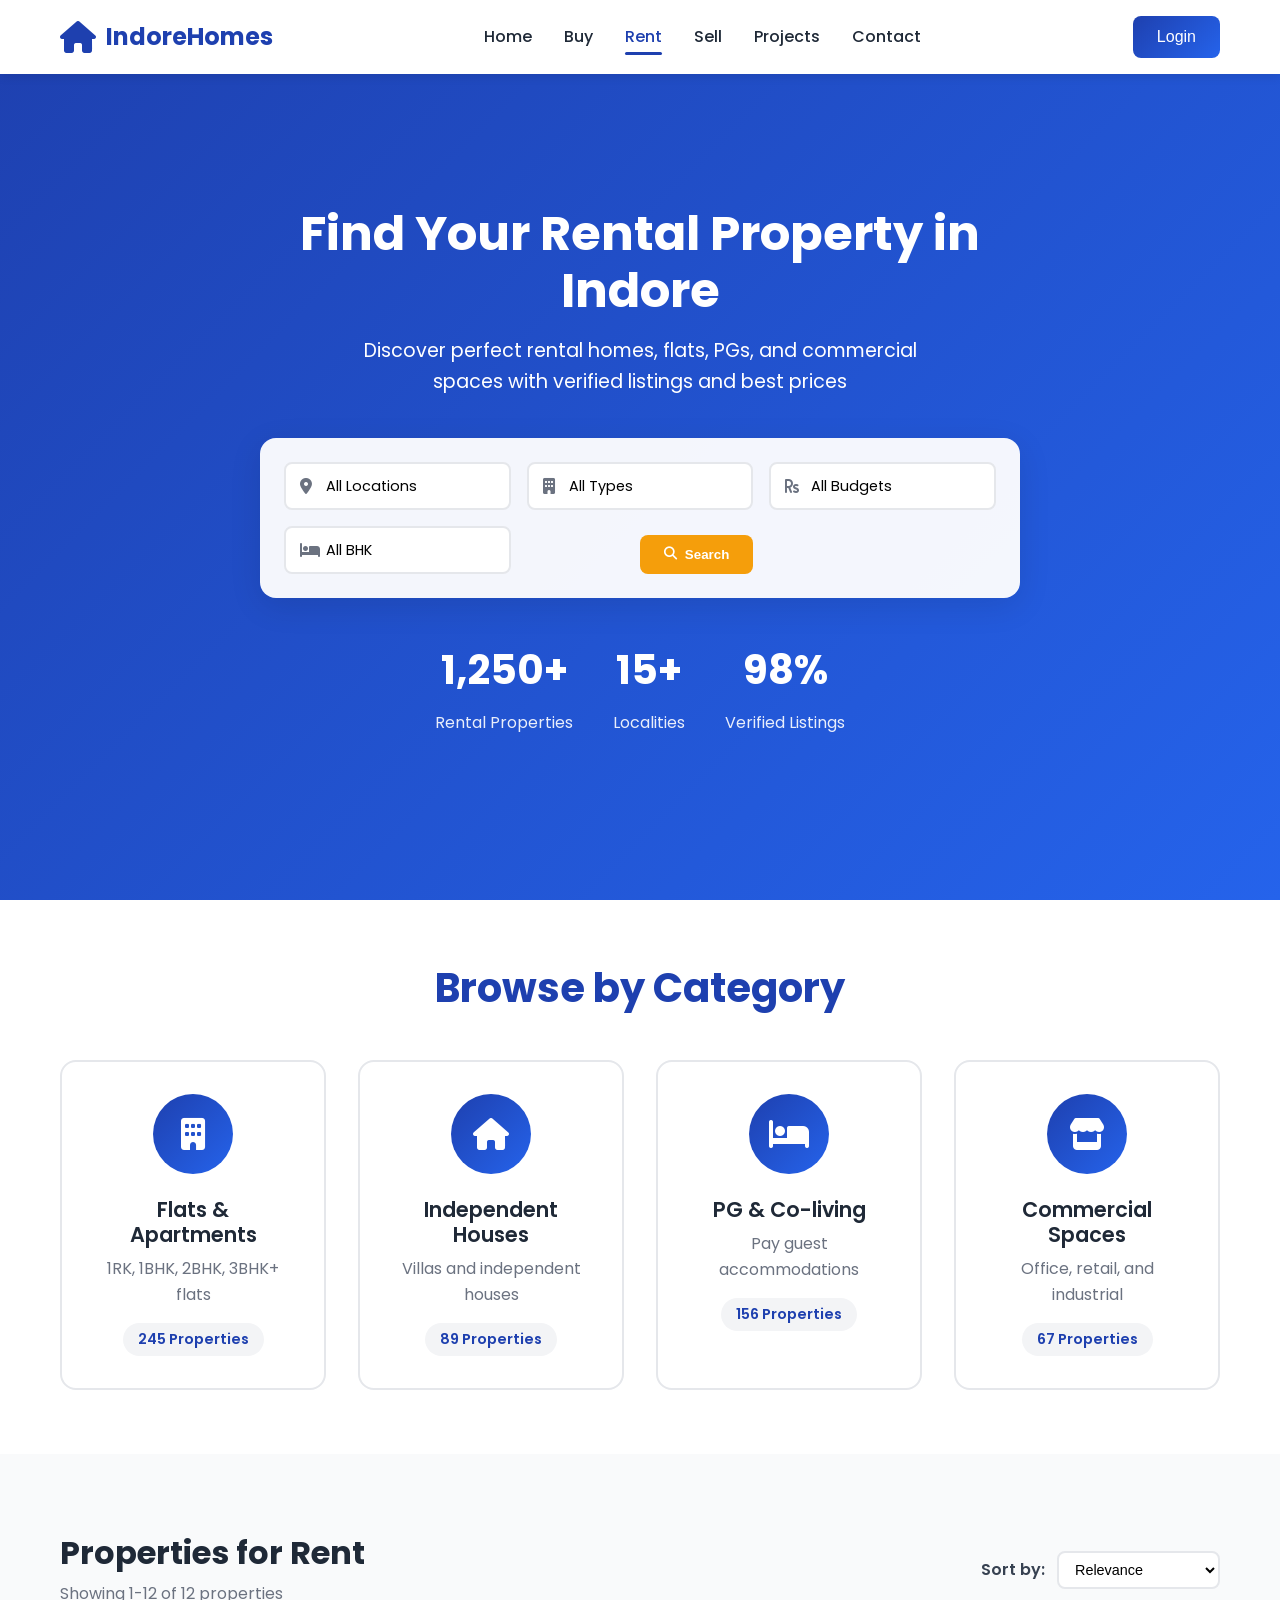
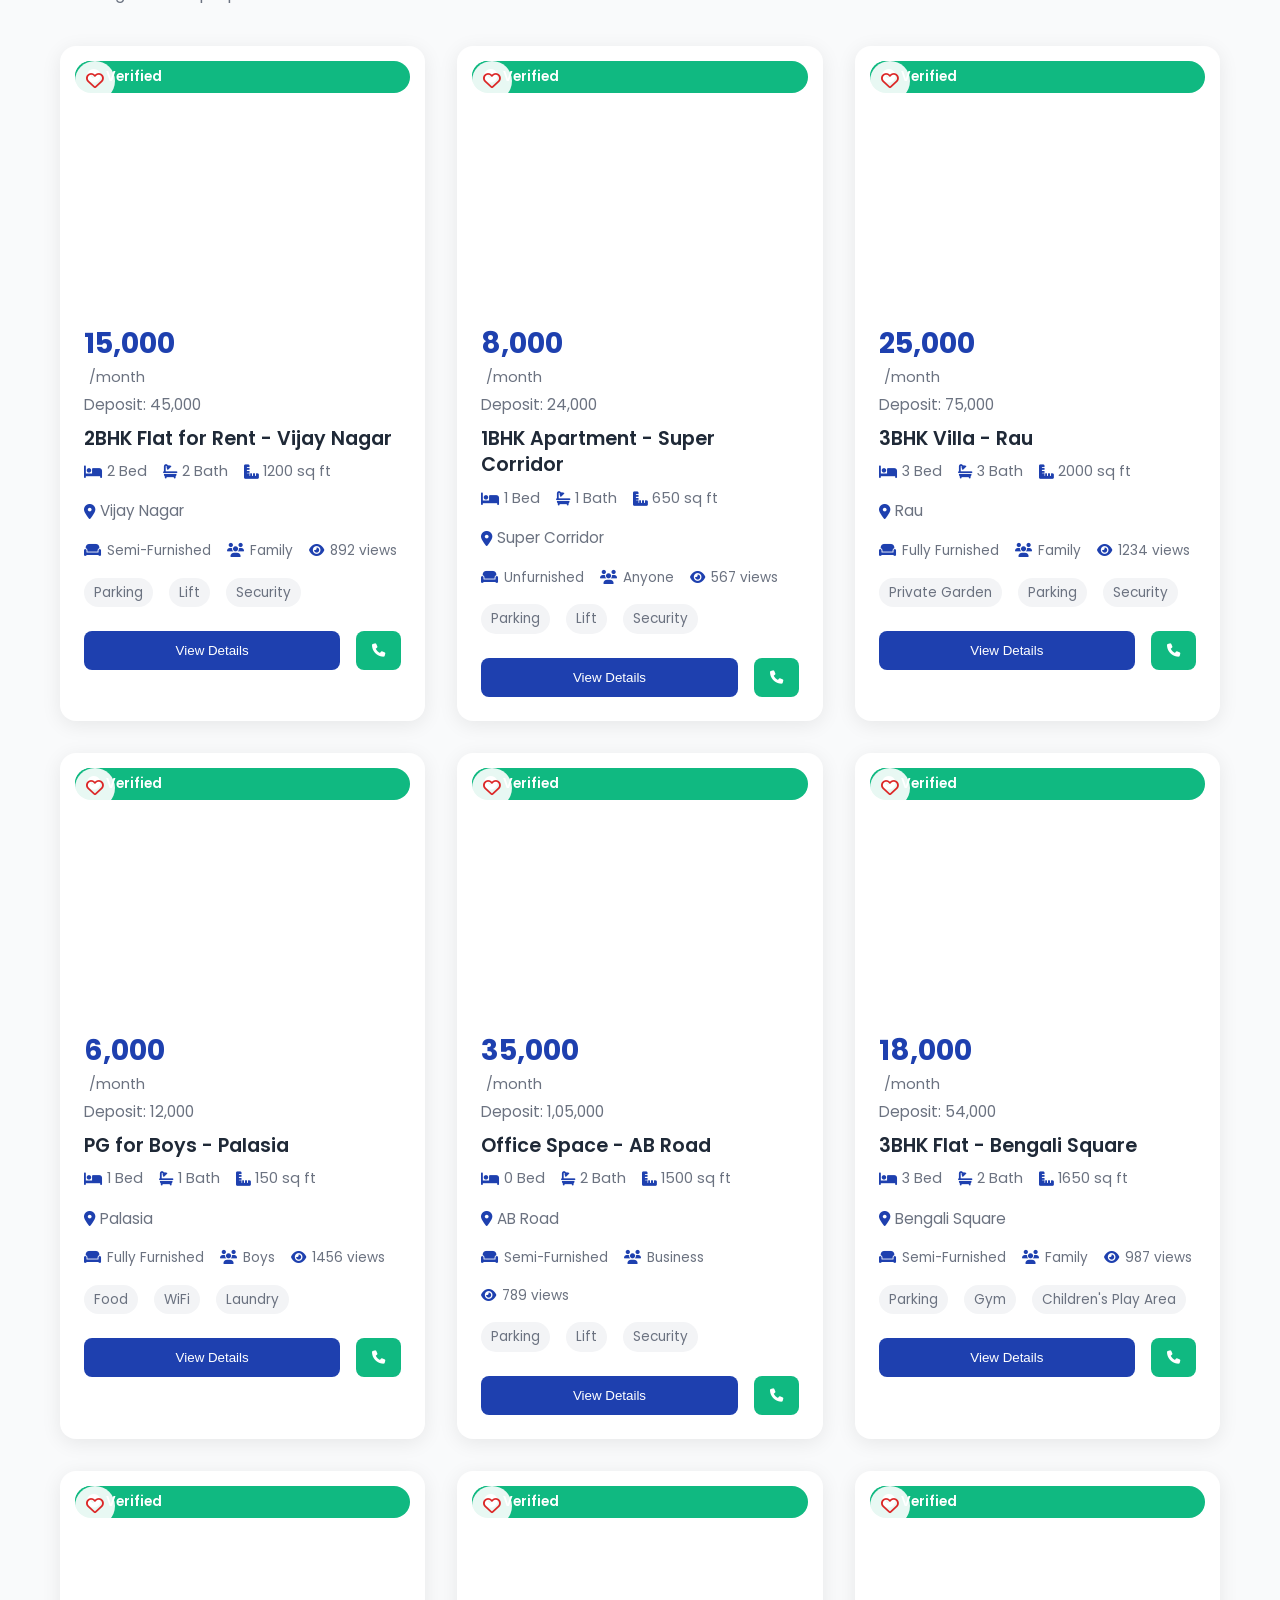
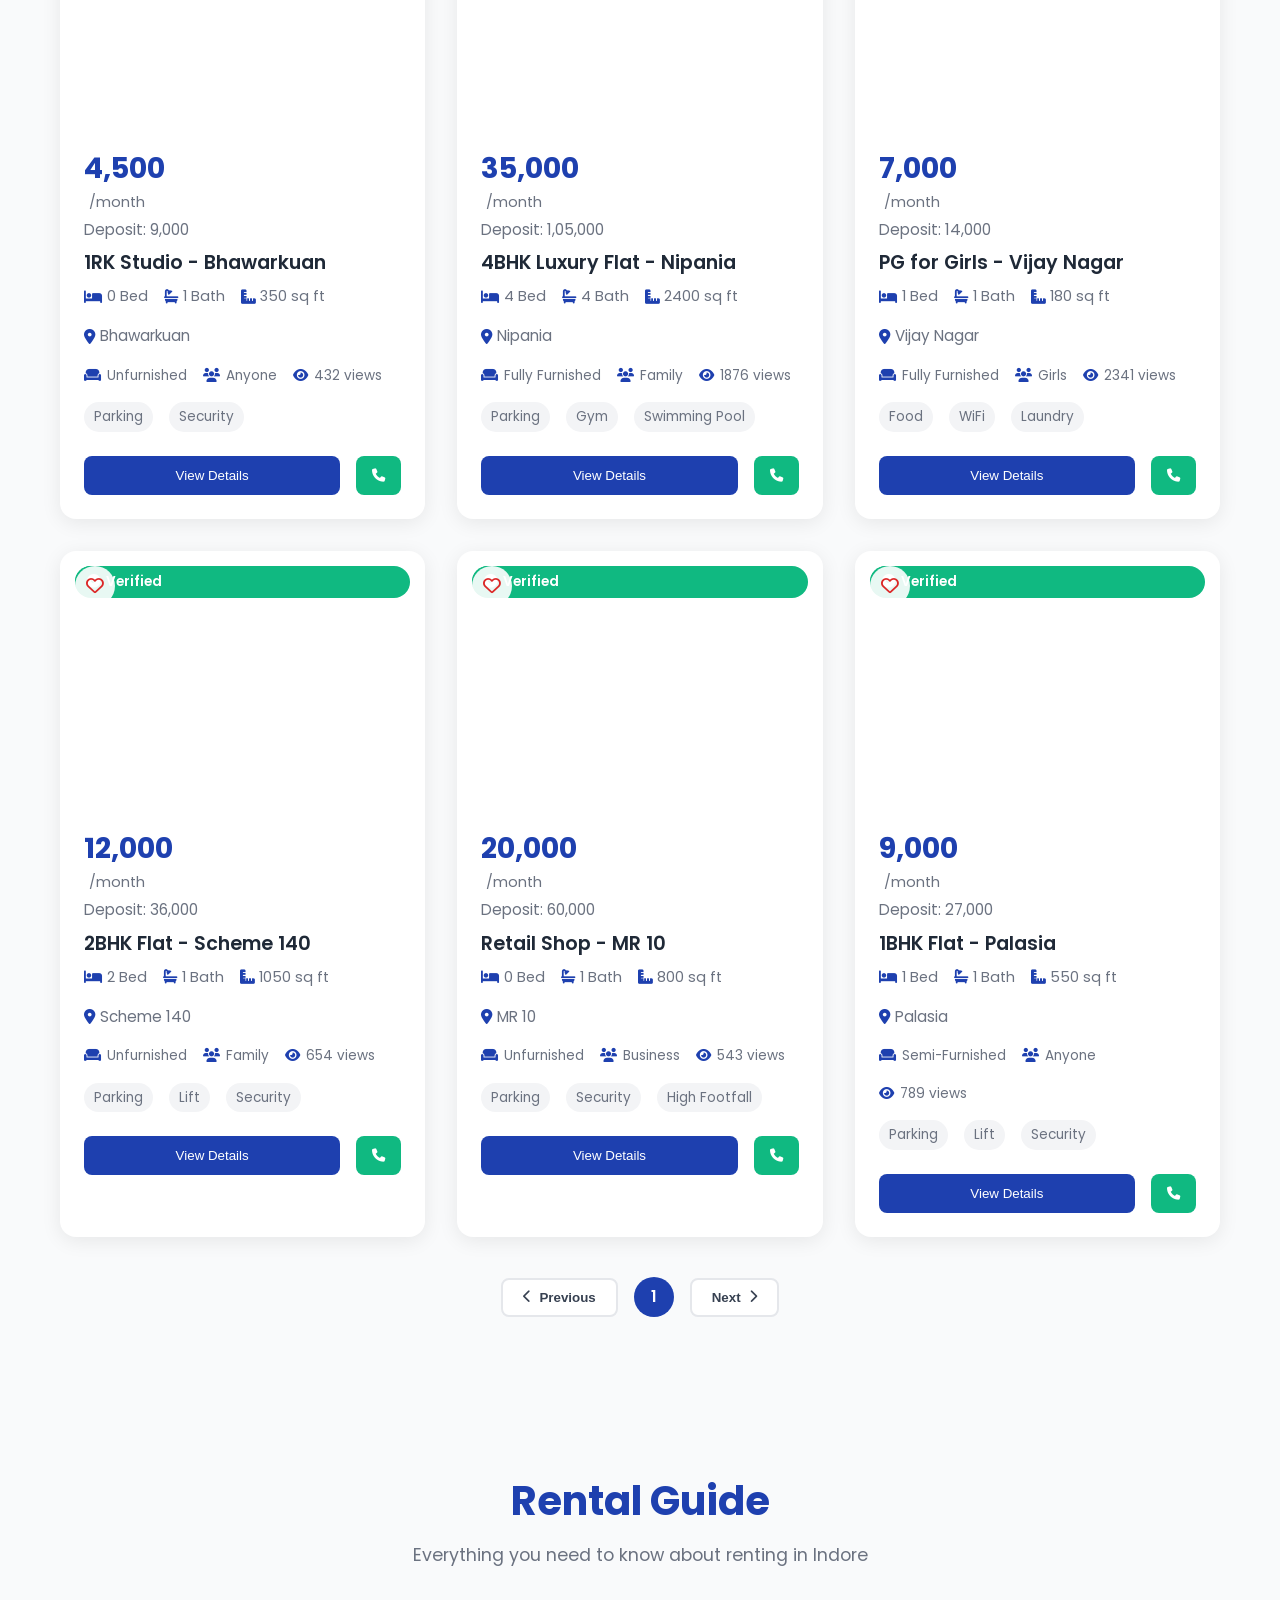
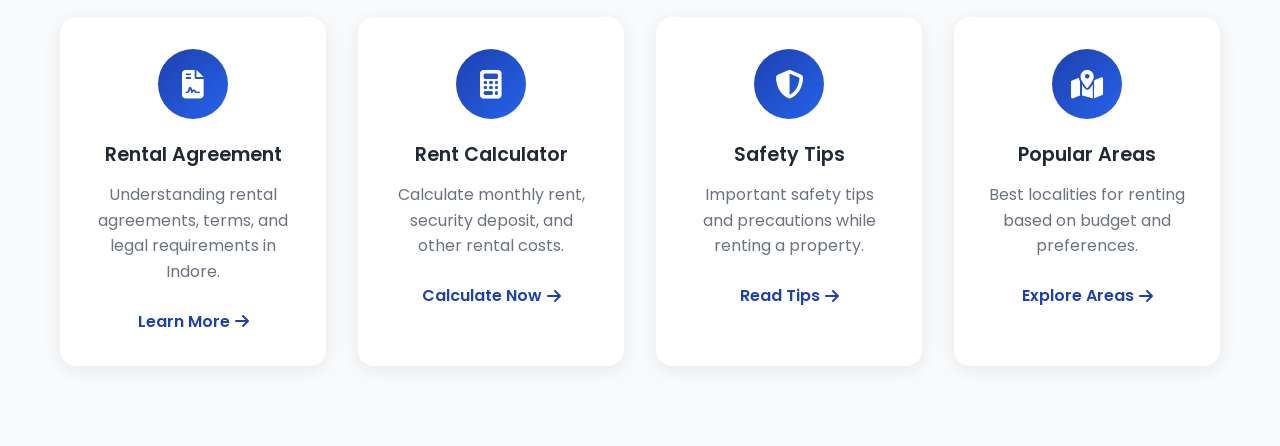
<file: rent.html>
<!DOCTYPE html>
<html lang="en">
<head>
    <meta charset="UTF-8">
    <meta name="viewport" content="width=device-width, initial-scale=1.0">
    <title>Rent Properties in Indore | IndoreHomes - Premium Real Estate</title>
    <meta name="description" content="Find rental properties in Indore. Flats, villas, PGs, and commercial spaces for rent with verified listings and best prices.">
    <link rel="stylesheet" href="styles.css">
    <link rel="preconnect" href="https://fonts.googleapis.com">
    <link rel="preconnect" href="https://fonts.gstatic.com" crossorigin>
    <link href="https://fonts.googleapis.com/css2?family=Poppins:wght@300;400;500;600;700&display=swap" rel="stylesheet">
    <link rel="stylesheet" href="https://cdnjs.cloudflare.com/ajax/libs/font-awesome/6.4.0/css/all.min.css">
</head>
<body>
    <!-- Navigation Bar -->
    <nav class="navbar" id="navbar">
        <div class="container">
            <div class="nav-wrapper">
                <div class="nav-logo">
                    <i class="fas fa-home"></i>
                    <span>IndoreHomes</span>
                </div>
                <div class="nav-menu" id="navMenu">
                    <a href="index.html" class="nav-link">Home</a>
                    <a href="buy.html" class="nav-link">Buy</a>
                    <a href="rent.html" class="nav-link active">Rent</a>
                    <a href="sell.html" class="nav-link">Sell</a>
                    <a href="projects.html" class="nav-link">Projects</a>
                    <a href="contact.html" class="nav-link">Contact</a>
                </div>
                <div class="nav-actions">
                    <button class="btn-primary" onclick="window.location.href='admin-login.html'">Login</button>
                    <!-- <button class="btn-primary">Post Property</button> -->
                    <div class="nav-toggle" id="navToggle">
                        <i class="fas fa-bars"></i>
                    </div>
                </div>
            </div>
        </div>
    </nav>

    <!-- Hero Section -->
    <section class="hero rent-hero">
        <div class="hero-overlay"></div>
        <div class="container">
            <div class="hero-content">
                <h1 class="hero-title">Find Your Rental Property in Indore</h1>
                <p class="hero-subtitle">Discover perfect rental homes, flats, PGs, and commercial spaces with verified listings and best prices</p>
                
                <!-- Quick Search Bar -->
                <div class="quick-search-bar">
                    <div class="quick-search-filters">
                        <div class="filter-group">
                            <i class="fas fa-map-marker-alt"></i>
                            <select id="quickLocationFilter" class="filter-select">
                                <option value="">All Locations</option>
                                <option value="vijay-nagar">Vijay Nagar</option>
                                <option value="super-corridor">Super Corridor</option>
                                <option value="rau">Rau</option>
                                <option value="nipania">Nipania</option>
                                <option value="palasia">Palasia</option>
                                <option value="bhawarkuan">Bhawarkuan</option>
                                <option value="bengali-square">Bengali Square</option>
                                <option value="ab-road">AB Road</option>
                                <option value="scheme-140">Scheme 140</option>
                                <option value="mr-10">MR 10</option>
                            </select>
                        </div>
                        
                        <div class="filter-group">
                            <i class="fas fa-building"></i>
                            <select id="quickTypeFilter" class="filter-select">
                                <option value="">All Types</option>
                                <option value="flat">Flats</option>
                                <option value="villa">Villas</option>
                                <option value="pg">PG</option>
                                <option value="commercial">Commercial</option>
                            </select>
                        </div>
                        
                        <div class="filter-group">
                            <i class="fas fa-rupee-sign"></i>
                            <select id="quickBudgetFilter" class="filter-select">
                                <option value="">All Budgets</option>
                                <option value="0-10k">Below ₹10,000</option>
                                <option value="10k-20k">₹10,000 - ₹20,000</option>
                                <option value="20k-35k">₹20,000 - ₹35,000</option>
                                <option value="35k-50k">₹35,000 - ₹50,000</option>
                                <option value="50k+">Above ₹50,000</option>
                            </select>
                        </div>
                        
                        <div class="filter-group">
                            <i class="fas fa-bed"></i>
                            <select id="quickBhkFilter" class="filter-select">
                                <option value="">All BHK</option>
                                <option value="1rk">1 RK</option>
                                <option value="1bhk">1 BHK</option>
                                <option value="2bhk">2 BHK</option>
                                <option value="3bhk">3 BHK</option>
                                <option value="4bhk+">4+ BHK</option>
                            </select>
                        </div>
                        
                        <button class="btn-search" onclick="quickSearchRentals()">
                            <i class="fas fa-search"></i> Search
                        </button>
                    </div>
                </div>
                
                <!-- Quick Stats -->
                <div class="quick-stats">
                    <div class="stat-item">
                        <div class="stat-number">1,250+</div>
                        <div class="stat-label">Rental Properties</div>
                    </div>
                    <div class="stat-item">
                        <div class="stat-number">15+</div>
                        <div class="stat-label">Localities</div>
                    </div>
                    <div class="stat-item">
                        <div class="stat-number">98%</div>
                        <div class="stat-label">Verified Listings</div>
                    </div>
                </div>
            </div>
        </div>
    </section>

    <!-- Rental Categories -->
    <section class="rental-categories">
        <div class="container">
            <h2 class="section-title">Browse by Category</h2>
            <div class="categories-grid">
                <div class="category-card" onclick="filterByCategory('flat')">
                    <div class="category-icon">
                        <i class="fas fa-building"></i>
                    </div>
                    <h3>Flats & Apartments</h3>
                    <p>1RK, 1BHK, 2BHK, 3BHK+ flats</p>
                    <span class="category-count">245 Properties</span>
                </div>
                
                <div class="category-card" onclick="filterByCategory('villa')">
                    <div class="category-icon">
                        <i class="fas fa-home"></i>
                    </div>
                    <h3>Independent Houses</h3>
                    <p>Villas and independent houses</p>
                    <span class="category-count">89 Properties</span>
                </div>
                
                <div class="category-card" onclick="filterByCategory('pg')">
                    <div class="category-icon">
                        <i class="fas fa-bed"></i>
                    </div>
                    <h3>PG & Co-living</h3>
                    <p>Pay guest accommodations</p>
                    <span class="category-count">156 Properties</span>
                </div>
                
                <div class="category-card" onclick="filterByCategory('commercial')">
                    <div class="category-icon">
                        <i class="fas fa-store"></i>
                    </div>
                    <h3>Commercial Spaces</h3>
                    <p>Office, retail, and industrial</p>
                    <span class="category-count">67 Properties</span>
                </div>
            </div>
        </div>
    </section>


    <!-- Properties Listing -->
    <section class="properties-listing">
        <div class="container">
            <div class="listing-header">
                <div class="results-info">
                    <h2>Properties for Rent</h2>
                    <p class="results-count">Showing <span id="rentResultsCount">12</span> properties</p>
                </div>
                <div class="sort-options">
                    <label>Sort by:</label>
                    <select id="rentSortOptions" onchange="sortRentProperties()">
                        <option value="relevance">Relevance</option>
                        <option value="price-low">Rent: Low to High</option>
                        <option value="price-high">Rent: High to Low</option>
                        <option value="newest">Newest First</option>
                        <option value="area-low">Area: Low to High</option>
                        <option value="area-high">Area: High to Low</option>
                    </select>
                </div>
            </div>
            
            <div class="properties-grid" id="rentPropertiesGrid">
                <!-- Properties will be populated by JavaScript -->
            </div>
            
            <div class="pagination">
                <button class="pagination-btn" onclick="previousRentPage()">
                    <i class="fas fa-chevron-left"></i> Previous
                </button>
                <div class="pagination-numbers">
                    <span class="page-number active" onclick="goToRentPage(1)">1</span>
                    <span class="page-number" onclick="goToRentPage(2)">2</span>
                    <span class="page-number" onclick="goToRentPage(3)">3</span>
                    <span class="page-number" onclick="goToRentPage(4)">4</span>
                </div>
                <button class="pagination-btn" onclick="nextRentPage()">
                    Next <i class="fas fa-chevron-right"></i>
                </button>
            </div>
        </div>
    </section>

    <!-- Rental Guide -->
    <section class="rental-guide">
        <div class="container">
            <h2 class="section-title">Rental Guide</h2>
            <p class="section-subtitle">Everything you need to know about renting in Indore</p>
            
            <div class="guide-grid">
                <div class="guide-card">
                    <div class="guide-icon">
                        <i class="fas fa-file-contract"></i>
                    </div>
                    <h3>Rental Agreement</h3>
                    <p>Understanding rental agreements, terms, and legal requirements in Indore.</p>
                    <a href="#" class="guide-link">Learn More <i class="fas fa-arrow-right"></i></a>
                </div>
                
                <div class="guide-card">
                    <div class="guide-icon">
                        <i class="fas fa-calculator"></i>
                    </div>
                    <h3>Rent Calculator</h3>
                    <p>Calculate monthly rent, security deposit, and other rental costs.</p>
                    <a href="#" class="guide-link">Calculate Now <i class="fas fa-arrow-right"></i></a>
                </div>
                
                <div class="guide-card">
                    <div class="guide-icon">
                        <i class="fas fa-shield-alt"></i>
                    </div>
                    <h3>Safety Tips</h3>
                    <p>Important safety tips and precautions while renting a property.</p>
                    <a href="#" class="guide-link">Read Tips <i class="fas fa-arrow-right"></i></a>
                </div>
                
                <div class="guide-card">
                    <div class="guide-icon">
                        <i class="fas fa-map-marked-alt"></i>
                    </div>
                    <h3>Popular Areas</h3>
                    <p>Best localities for renting based on budget and preferences.</p>
                    <a href="#" class="guide-link">Explore Areas <i class="fas fa-arrow-right"></i></a>
                </div>
            </div>
        </div>
    </section>

    <!-- Property Modal -->
    <div class="modal" id="propertyModal">
        <div class="modal-content">
            <span class="close-modal" onclick="closeModal()">&times;</span>
            <div id="modalBody">
                <!-- Modal content will be populated by JavaScript -->
            </div>
        </div>
    </div>

    <!-- Success Message -->
    <div class="success-message" id="successMessage">
        <i class="fas fa-check-circle"></i>
        <span id="successText">Message sent successfully!</span>
    </div>

    <script src="rent-script.js"></script>
</body>
</html>
</file>
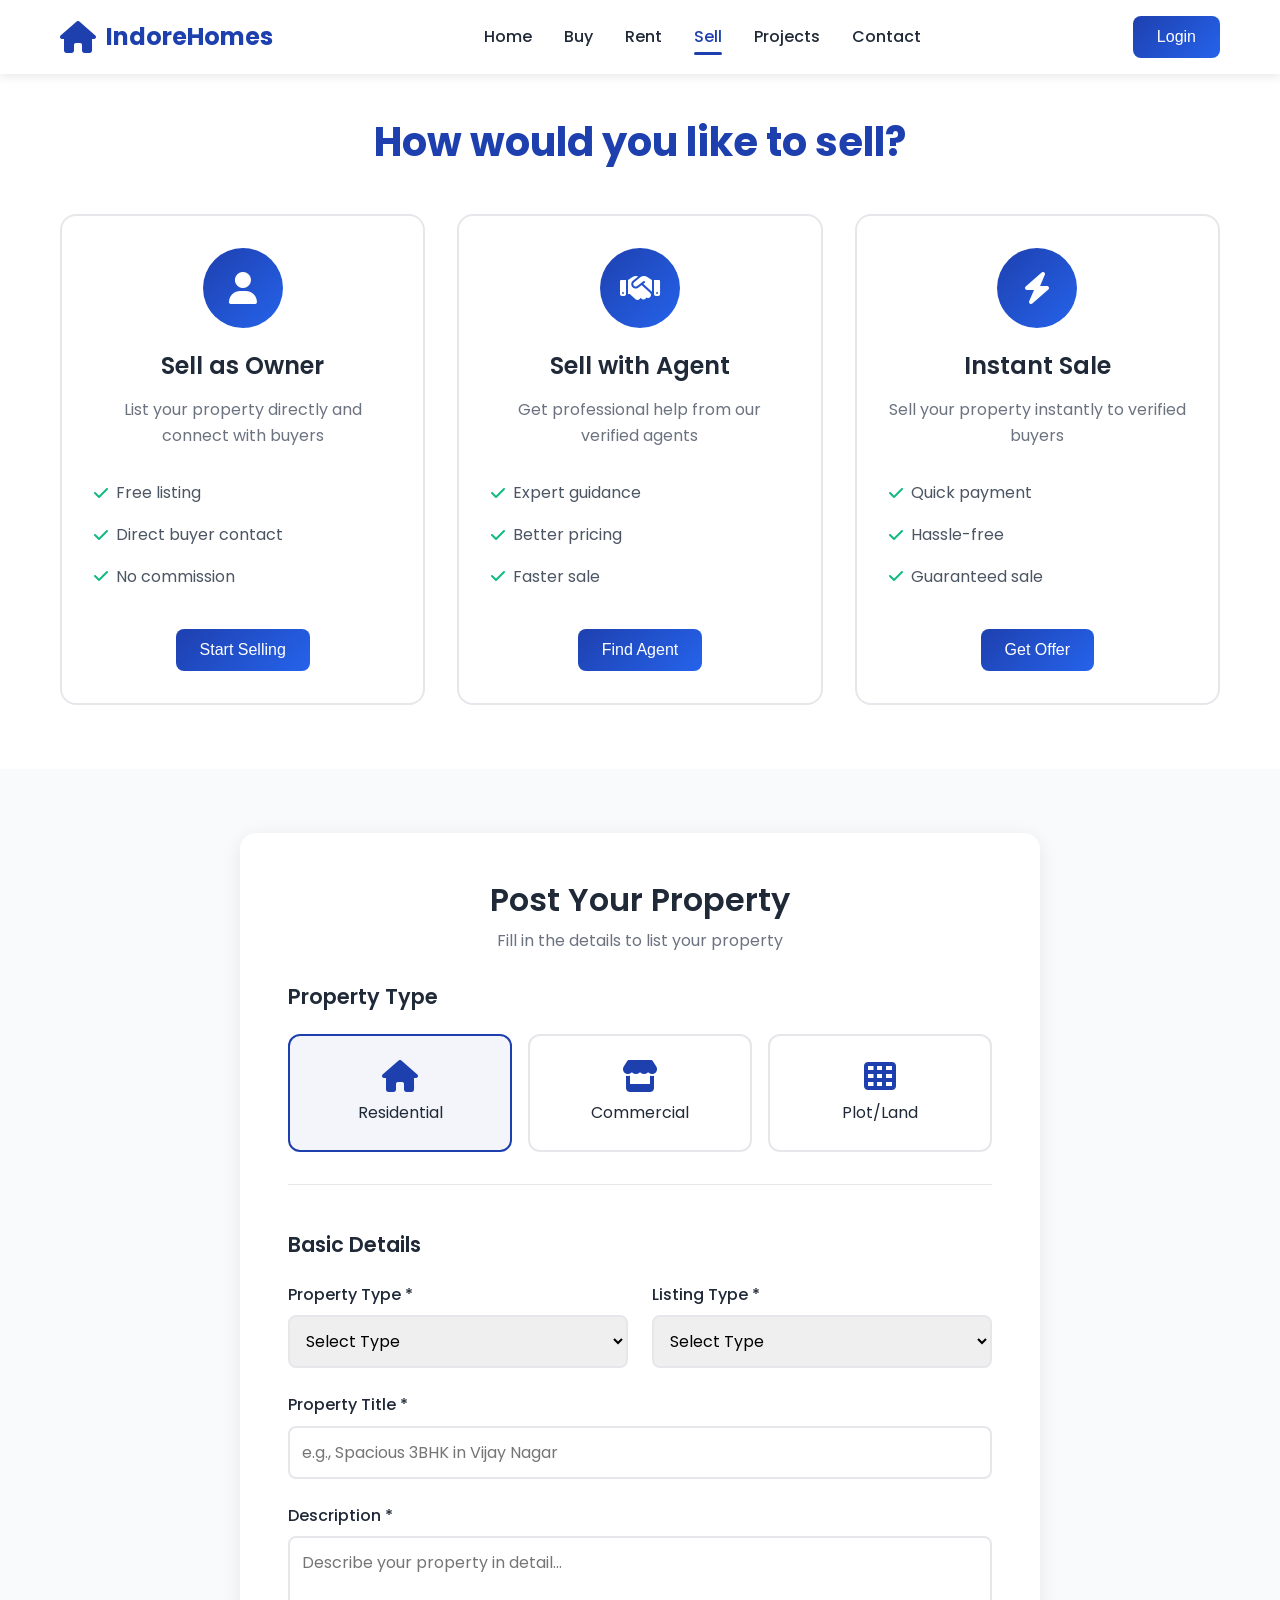
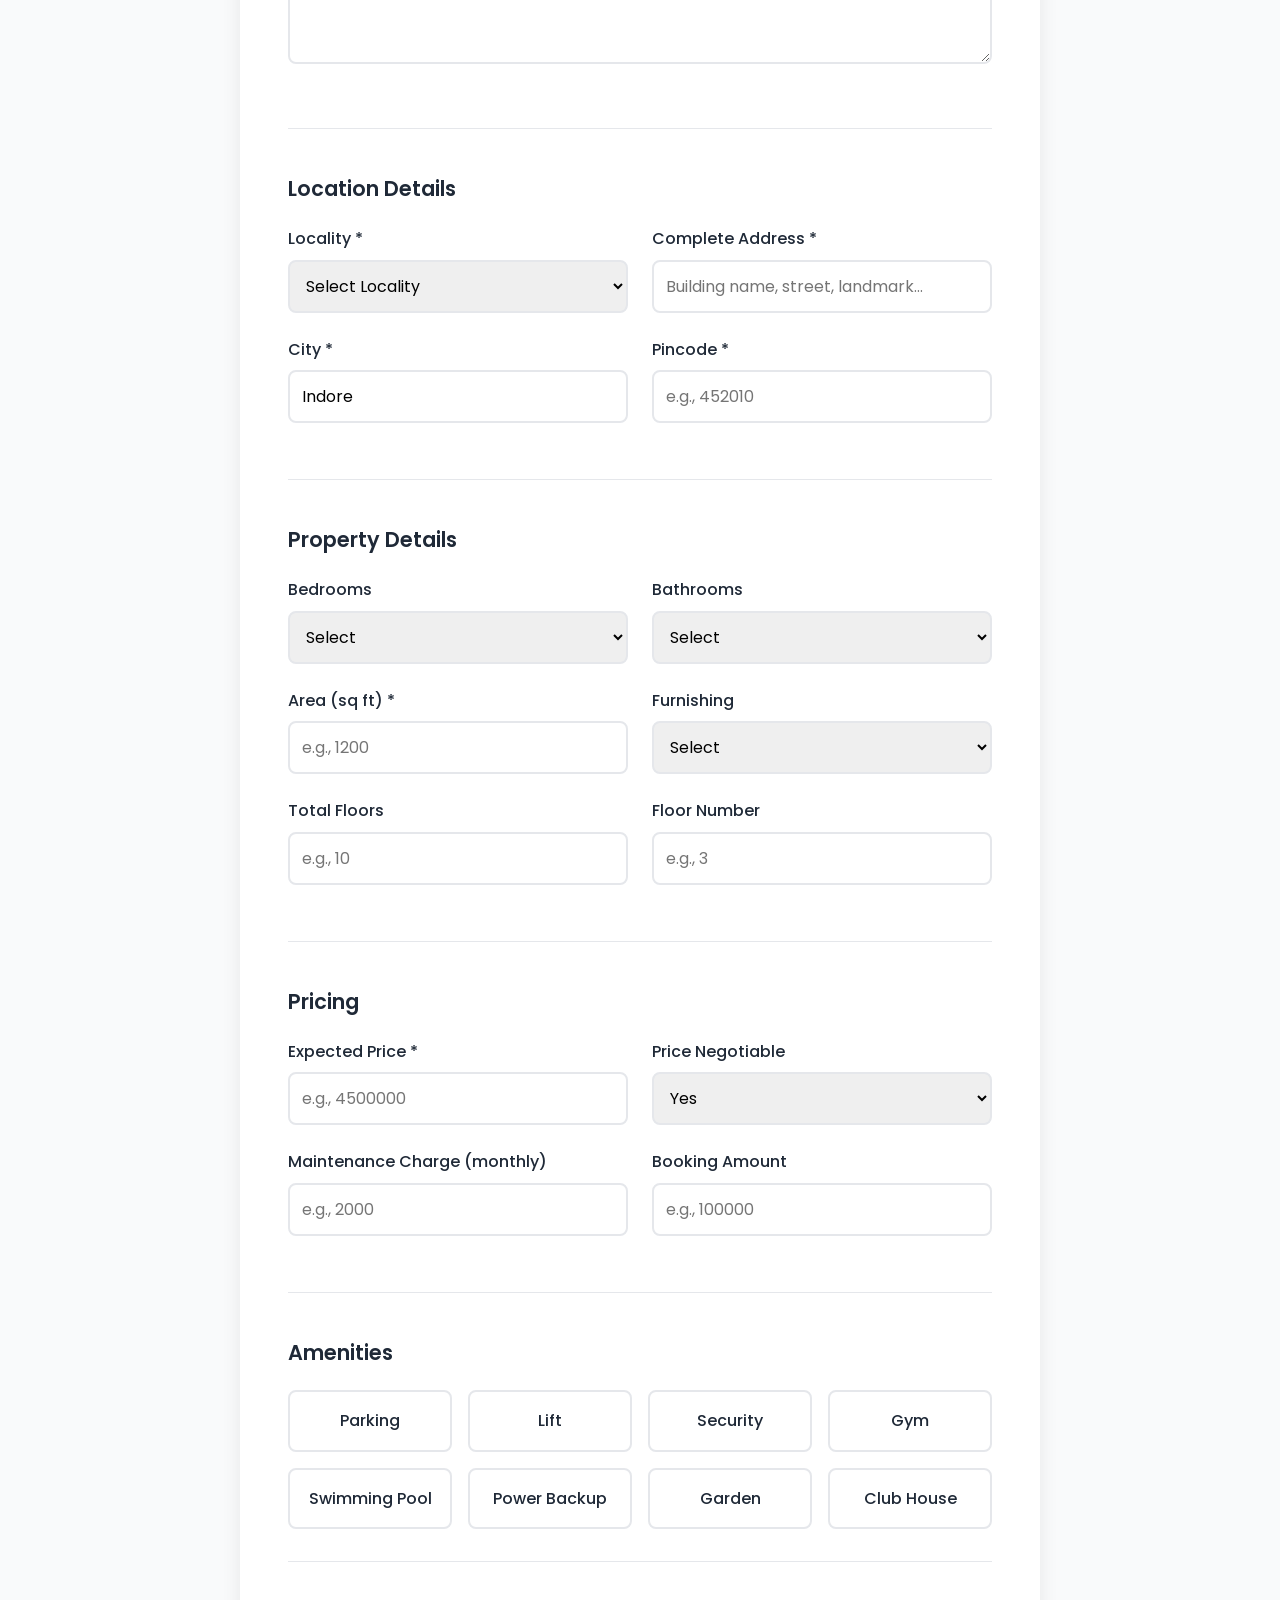
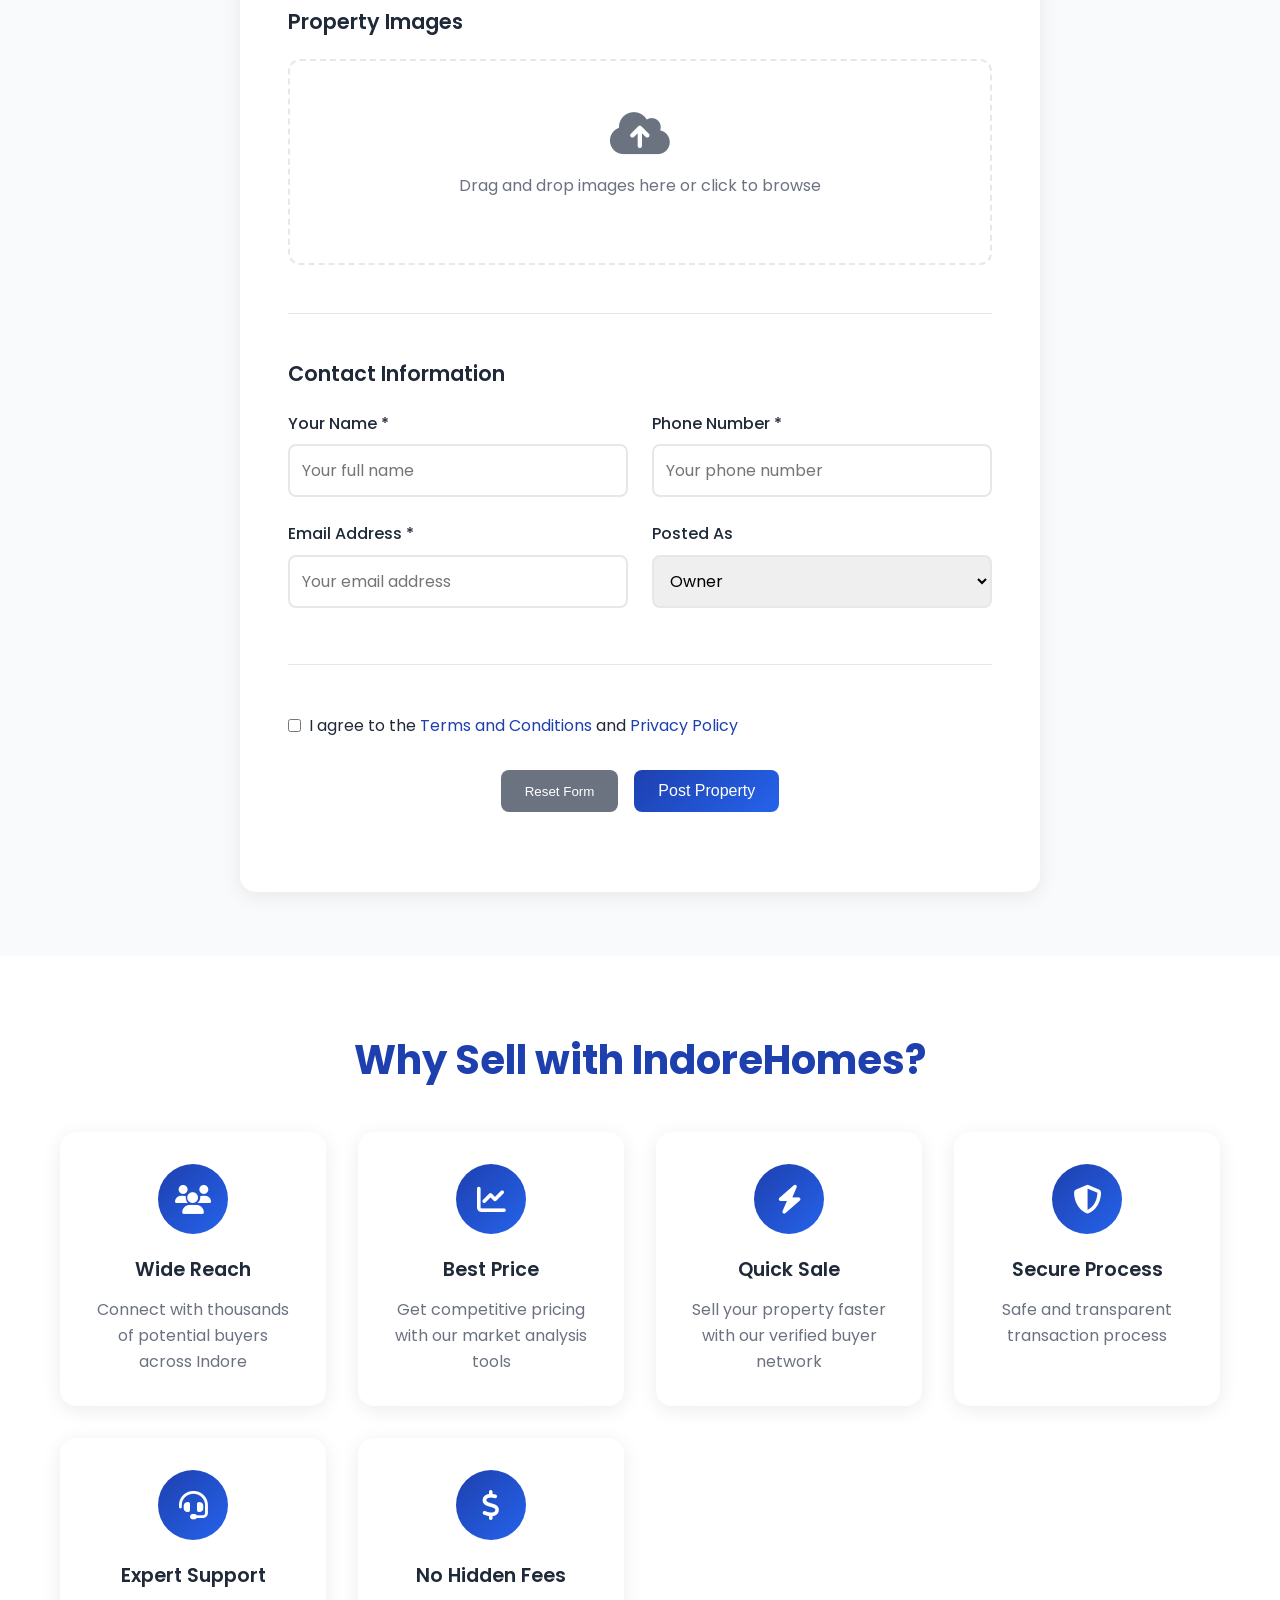
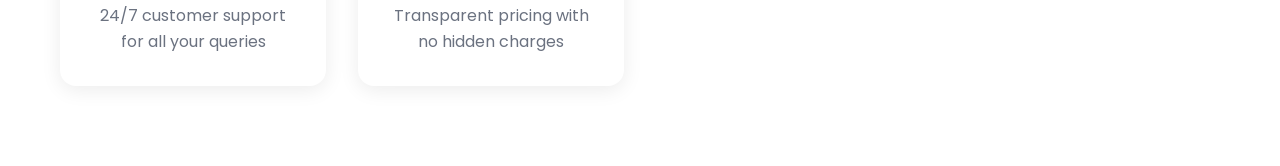
<file: sell.html>
<!DOCTYPE html>
<html lang="en">
<head>
    <meta charset="UTF-8">
    <meta name="viewport" content="width=device-width, initial-scale=1.0">
    <title>Sell Property in Indore | IndoreHomes - Premium Real Estate</title>
    <meta name="description" content="Sell your property in Indore with IndoreHomes. Post your property for free and reach thousands of potential buyers. Get best price for your property.">
    <link rel="stylesheet" href="styles.css">
    <link rel="preconnect" href="https://fonts.googleapis.com">
    <link rel="preconnect" href="https://fonts.gstatic.com" crossorigin>
    <link href="https://fonts.googleapis.com/css2?family=Poppins:wght@300;400;500;600;700&display=swap" rel="stylesheet">
    <link rel="stylesheet" href="https://cdnjs.cloudflare.com/ajax/libs/font-awesome/6.4.0/css/all.min.css">
</head>
<body>
    <!-- Navigation Bar -->
    <nav class="navbar" id="navbar">
        <div class="container">
            <div class="nav-wrapper">
                <div class="nav-logo">
                    <i class="fas fa-home"></i>
                    <span>IndoreHomes</span>
                </div>
                <div class="nav-menu" id="navMenu">
                    <a href="index.html" class="nav-link">Home</a>
                    <a href="buy.html" class="nav-link">Buy</a>
                    <a href="rent.html" class="nav-link">Rent</a>
                    <a href="sell.html" class="nav-link active">Sell</a>
                    <a href="projects.html" class="nav-link">Projects</a>
                    <a href="contact.html" class="nav-link">Contact</a>
                </div>
                <div class="nav-actions">
                    <button class="btn-primary" onclick="window.location.href='admin-login.html'">Login</button>
                    <div class="nav-toggle" id="navToggle">
                        <i class="fas fa-bars"></i>
                    </div>
                </div>
            </div>
        </div>
    </nav>

    <!-- Page Header -->
    <section class="page-header">
        <div class="container">
            <div class="page-header-content">
                <h1>Sell Your Property in Indore</h1>
                <p>Post your property and reach thousands of potential buyers. Get the best price for your property.</p>
            </div>
        </div>
    </section>

    <!-- Sell Options -->
    <section class="sell-options">
        <div class="container">
            <h2 class="section-title">How would you like to sell?</h2>
            <div class="options-grid">
                <div class="option-card" onclick="selectSellOption('owner')">
                    <div class="option-icon">
                        <i class="fas fa-user"></i>
                    </div>
                    <h3>Sell as Owner</h3>
                    <p>List your property directly and connect with buyers</p>
                    <ul class="option-features">
                        <li><i class="fas fa-check"></i> Free listing</li>
                        <li><i class="fas fa-check"></i> Direct buyer contact</li>
                        <li><i class="fas fa-check"></i> No commission</li>
                    </ul>
                    <button class="btn-primary">Start Selling</button>
                </div>
                
                <div class="option-card" onclick="selectSellOption('agent')">
                    <div class="option-icon">
                        <i class="fas fa-handshake"></i>
                    </div>
                    <h3>Sell with Agent</h3>
                    <p>Get professional help from our verified agents</p>
                    <ul class="option-features">
                        <li><i class="fas fa-check"></i> Expert guidance</li>
                        <li><i class="fas fa-check"></i> Better pricing</li>
                        <li><i class="fas fa-check"></i> Faster sale</li>
                    </ul>
                    <button class="btn-primary">Find Agent</button>
                </div>
                
                <div class="option-card" onclick="selectSellOption('instant')">
                    <div class="option-icon">
                        <i class="fas fa-bolt"></i>
                    </div>
                    <h3>Instant Sale</h3>
                    <p>Sell your property instantly to verified buyers</p>
                    <ul class="option-features">
                        <li><i class="fas fa-check"></i> Quick payment</li>
                        <li><i class="fas fa-check"></i> Hassle-free</li>
                        <li><i class="fas fa-check"></i> Guaranteed sale</li>
                    </ul>
                    <button class="btn-primary">Get Offer</button>
                </div>
            </div>
        </div>
    </section>

    <!-- Property Listing Form -->
    <section class="listing-form" id="listingForm" >
        <div class="container">
            <div class="form-container">
                <h2 class="form-title">Post Your Property</h2>
                <p class="form-subtitle">Fill in the details to list your property</p>
                
                <form class="sell-property-form" id="sellPropertyForm">
                    <!-- Property Type Selection -->
                    <div class="form-section">
                        <h3>Property Type</h3>
                        <div class="property-type-grid">
                            <div class="type-option">
                                <input type="radio" id="residential" name="propertyCategory" value="residential" checked>
                                <label for="residential">
                                    <i class="fas fa-home"></i>
                                    Residential
                                </label>
                            </div>
                            <div class="type-option">
                                <input type="radio" id="commercial" name="propertyCategory" value="commercial">
                                <label for="commercial">
                                    <i class="fas fa-store"></i>
                                    Commercial
                                </label>
                            </div>
                            <div class="type-option">
                                <input type="radio" id="plot" name="propertyCategory" value="plot">
                                <label for="plot">
                                    <i class="fas fa-th"></i>
                                    Plot/Land
                                </label>
                            </div>
                        </div>
                    </div>

                    <!-- Basic Details -->
                    <div class="form-section">
                        <h3>Basic Details</h3>
                        <div class="form-row">
                            <div class="form-group">
                                <label for="propertyType">Property Type *</label>
                                <select id="propertyType" required>
                                    <option value="">Select Type</option>
                                    <option value="flat">Flat/Apartment</option>
                                    <option value="villa">Independent House/Villa</option>
                                    <option value="pg">PG/Co-living</option>
                                    <option value="office">Office Space</option>
                                    <option value="shop">Shop/Showroom</option>
                                    <option value="warehouse">Warehouse/Godown</option>
                                    <option value="land">Land/Plot</option>
                                </select>
                            </div>
                            <div class="form-group">
                                <label for="listingType">Listing Type *</label>
                                <select id="listingType" required>
                                    <option value="">Select Type</option>
                                    <option value="sale">For Sale</option>
                                    <option value="rent">For Rent</option>
                                </select>
                            </div>
                        </div>
                        
                        <div class="form-group">
                            <label for="propertyTitle">Property Title *</label>
                            <input type="text" id="propertyTitle" placeholder="e.g., Spacious 3BHK in Vijay Nagar" required>
                        </div>
                        
                        <div class="form-group">
                            <label for="propertyDescription">Description *</label>
                            <textarea id="propertyDescription" rows="4" placeholder="Describe your property in detail..." required></textarea>
                        </div>
                    </div>

                    <!-- Location Details -->
                    <div class="form-section">
                        <h3>Location Details</h3>
                        <div class="form-row">
                            <div class="form-group">
                                <label for="locality">Locality *</label>
                                <select id="locality" required>
                                    <option value="">Select Locality</option>
                                    <option value="vijay-nagar">Vijay Nagar</option>
                                    <option value="super-corridor">Super Corridor</option>
                                    <option value="rau">Rau</option>
                                    <option value="nipania">Nipania</option>
                                    <option value="palasia">Palasia</option>
                                    <option value="bhawarkuan">Bhawarkuan</option>
                                    <option value="bengali-square">Bengali Square</option>
                                    <option value="ab-road">AB Road</option>
                                    <option value="scheme-140">Scheme 140</option>
                                    <option value="mr-10">MR 10</option>
                                </select>
                            </div>
                            <div class="form-group">
                                <label for="address">Complete Address *</label>
                                <input type="text" id="address" placeholder="Building name, street, landmark..." required>
                            </div>
                        </div>
                        
                        <div class="form-row">
                            <div class="form-group">
                                <label for="city">City *</label>
                                <input type="text" id="city" value="Indore" readonly>
                            </div>
                            <div class="form-group">
                                <label for="pincode">Pincode *</label>
                                <input type="text" id="pincode" placeholder="e.g., 452010" required>
                            </div>
                        </div>
                    </div>

                    <!-- Property Details -->
                    <div class="form-section">
                        <h3>Property Details</h3>
                        <div class="form-row">
                            <div class="form-group">
                                <label for="bedrooms">Bedrooms</label>
                                <select id="bedrooms">
                                    <option value="">Select</option>
                                    <option value="1">1</option>
                                    <option value="2">2</option>
                                    <option value="3">3</option>
                                    <option value="4">4</option>
                                    <option value="5">5</option>
                                    <option value="5+">5+</option>
                                </select>
                            </div>
                            <div class="form-group">
                                <label for="bathrooms">Bathrooms</label>
                                <select id="bathrooms">
                                    <option value="">Select</option>
                                    <option value="1">1</option>
                                    <option value="2">2</option>
                                    <option value="3">3</option>
                                    <option value="4">4</option>
                                    <option value="5">5</option>
                                    <option value="5+">5+</option>
                                </select>
                            </div>
                        </div>
                        
                        <div class="form-row">
                            <div class="form-group">
                                <label for="area">Area (sq ft) *</label>
                                <input type="number" id="area" placeholder="e.g., 1200" required>
                            </div>
                            <div class="form-group">
                                <label for="furnishing">Furnishing</label>
                                <select id="furnishing">
                                    <option value="">Select</option>
                                    <option value="unfurnished">Unfurnished</option>
                                    <option value="semi-furnished">Semi-Furnished</option>
                                    <option value="fully-furnished">Fully Furnished</option>
                                </select>
                            </div>
                        </div>
                        
                        <div class="form-row">
                            <div class="form-group">
                                <label for="totalFloors">Total Floors</label>
                                <input type="number" id="totalFloors" placeholder="e.g., 10">
                            </div>
                            <div class="form-group">
                                <label for="floorNumber">Floor Number</label>
                                <input type="number" id="floorNumber" placeholder="e.g., 3">
                            </div>
                        </div>
                    </div>

                    <!-- Pricing -->
                    <div class="form-section">
                        <h3>Pricing</h3>
                        <div class="form-row">
                            <div class="form-group">
                                <label for="expectedPrice">Expected Price *</label>
                                <input type="number" id="expectedPrice" placeholder="e.g., 4500000" required>
                            </div>
                            <div class="form-group">
                                <label for="priceNegotiable">Price Negotiable</label>
                                <select id="priceNegotiable">
                                    <option value="yes">Yes</option>
                                    <option value="no">No</option>
                                </select>
                            </div>
                        </div>
                        
                        <div class="form-row">
                            <div class="form-group">
                                <label for="maintenanceCharge">Maintenance Charge (monthly)</label>
                                <input type="number" id="maintenanceCharge" placeholder="e.g., 2000">
                            </div>
                            <div class="form-group">
                                <label for="bookingAmount">Booking Amount</label>
                                <input type="number" id="bookingAmount" placeholder="e.g., 100000">
                            </div>
                        </div>
                    </div>

                    <!-- Amenities -->
                    <div class="form-section">
                        <h3>Amenities</h3>
                        <div class="amenities-grid">
                            <div class="amenity-option">
                                <input type="checkbox" id="parking" value="Parking">
                                <label for="parking">Parking</label>
                            </div>
                            <div class="amenity-option">
                                <input type="checkbox" id="lift" value="Lift">
                                <label for="lift">Lift</label>
                            </div>
                            <div class="amenity-option">
                                <input type="checkbox" id="security" value="Security">
                                <label for="security">Security</label>
                            </div>
                            <div class="amenity-option">
                                <input type="checkbox" id="gym" value="Gym">
                                <label for="gym">Gym</label>
                            </div>
                            <div class="amenity-option">
                                <input type="checkbox" id="swimming" value="Swimming Pool">
                                <label for="swimming">Swimming Pool</label>
                            </div>
                            <div class="amenity-option">
                                <input type="checkbox" id="power" value="Power Backup">
                                <label for="power">Power Backup</label>
                            </div>
                            <div class="amenity-option">
                                <input type="checkbox" id="garden" value="Garden">
                                <label for="garden">Garden</label>
                            </div>
                            <div class="amenity-option">
                                <input type="checkbox" id="club" value="Club House">
                                <label for="club">Club House</label>
                            </div>
                        </div>
                    </div>

                    <!-- Property Images -->
                    <div class="form-section">
                        <h3>Property Images</h3>
                        <div class="image-upload">
                            <div class="upload-area" id="uploadArea">
                                <i class="fas fa-cloud-upload-alt"></i>
                                <p>Drag and drop images here or click to browse</p>
                                <input type="file" id="imageInput" multiple accept="image/*">
                            </div>
                            <div class="uploaded-images" id="uploadedImages">
                                <!-- Uploaded images will be shown here -->
                            </div>
                        </div>
                    </div>

                    <!-- Contact Information -->
                    <div class="form-section">
                        <h3>Contact Information</h3>
                        <div class="form-row">
                            <div class="form-group">
                                <label for="ownerName">Your Name *</label>
                                <input type="text" id="ownerName" placeholder="Your full name" required>
                            </div>
                            <div class="form-group">
                                <label for="ownerPhone">Phone Number *</label>
                                <input type="tel" id="ownerPhone" placeholder="Your phone number" required>
                            </div>
                        </div>
                        
                        <div class="form-row">
                            <div class="form-group">
                                <label for="ownerEmail">Email Address *</label>
                                <input type="email" id="ownerEmail" placeholder="Your email address" required>
                            </div>
                            <div class="form-group">
                                <label for="postedBy">Posted As</label>
                                <select id="postedBy">
                                    <option value="owner">Owner</option>
                                    <option value="agent">Agent</option>
                                    <option value="builder">Builder</option>
                                </select>
                            </div>
                        </div>
                    </div>

                    <!-- Terms and Submit -->
                    <div class="form-section">
                        <div class="terms-agreement">
                            <input type="checkbox" id="termsAgreed" required>
                            <label for="termsAgreed">
                                I agree to the <a href="#">Terms and Conditions</a> and <a href="#">Privacy Policy</a>
                            </label>
                        </div>
                        
                        <div class="form-actions">
                            <button type="button" class="btn-secondary" onclick="resetForm()">Reset Form</button>
                            <button type="submit" class="btn-primary">Post Property</button>
                        </div>
                    </div>
                </form>
            </div>
        </div>
    </section>

    <!-- Seller Benefits -->
    <section class="seller-benefits">
        <div class="container">
            <h2 class="section-title">Why Sell with IndoreHomes?</h2>
            <div class="benefits-grid">
                <div class="benefit-card">
                    <div class="benefit-icon">
                        <i class="fas fa-users"></i>
                    </div>
                    <h3>Wide Reach</h3>
                    <p>Connect with thousands of potential buyers across Indore</p>
                </div>
                
                <div class="benefit-card">
                    <div class="benefit-icon">
                        <i class="fas fa-chart-line"></i>
                    </div>
                    <h3>Best Price</h3>
                    <p>Get competitive pricing with our market analysis tools</p>
                </div>
                
                <div class="benefit-card">
                    <div class="benefit-icon">
                        <i class="fas fa-bolt"></i>
                    </div>
                    <h3>Quick Sale</h3>
                    <p>Sell your property faster with our verified buyer network</p>
                </div>
                
                <div class="benefit-card">
                    <div class="benefit-icon">
                        <i class="fas fa-shield-alt"></i>
                    </div>
                    <h3>Secure Process</h3>
                    <p>Safe and transparent transaction process</p>
                </div>
                
                <div class="benefit-card">
                    <div class="benefit-icon">
                        <i class="fas fa-headset"></i>
                    </div>
                    <h3>Expert Support</h3>
                    <p>24/7 customer support for all your queries</p>
                </div>
                
                <div class="benefit-card">
                    <div class="benefit-icon">
                        <i class="fas fa-dollar-sign"></i>
                    </div>
                    <h3>No Hidden Fees</h3>
                    <p>Transparent pricing with no hidden charges</p>
                </div>
            </div>
        </div>
    </section>

    <!-- Success Modal -->
    <div class="modal" id="successModal">
        <div class="modal-content">
            <div class="success-modal-content">
                <div class="success-icon">
                    <i class="fas fa-check-circle"></i>
                </div>
                <h2>Property Posted Successfully!</h2>
                <p>Your property has been listed successfully. Our team will review and activate it within 24 hours.</p>
                <div class="success-actions">
                    <button class="btn-primary" onclick="viewProperty()">View Property</button>
                    <button class="btn-secondary" onclick="postAnother()">Post Another</button>
                </div>
            </div>
        </div>
    </div>

    <!-- Success Message -->
    <div class="success-message" id="successMessage">
        <i class="fas fa-check-circle"></i>
        <span id="successText">Message sent successfully!</span>
    </div>

    <script src="sell-script.js"></script>
</body>
</html>
</file>
<file: styles.css>
/* Reset and Base Styles */
* {
    margin: 0;
    padding: 0;
    box-sizing: border-box;
}

body {
    font-family: 'Poppins', sans-serif;
    line-height: 1.6;
    color: #1f2937;
    background-color: #ffffff;
    overflow-x: hidden;
}

.container {
    max-width: 1200px;
    margin: 0 auto;
    padding: 0 20px;
}

/* Typography */
h1, h2, h3, h4, h5, h6 {
    font-weight: 600;
    line-height: 1.2;
}

.section-title {
    font-size: 2.5rem;
    font-weight: 700;
    color: #1e40af;
    text-align: center;
    margin-bottom: 1rem;
}

.section-subtitle {
    font-size: 1.1rem;
    color: #6b7280;
    text-align: center;
    margin-bottom: 3rem;
    max-width: 600px;
    margin-left: auto;
    margin-right: auto;
}

/* Enhanced Buttons */
.btn-primary {
    background: linear-gradient(135deg, #1e40af, #2563eb);
    color: white;
    border: none;
    padding: 12px 24px;
    border-radius: 8px;
    font-weight: 500;
    cursor: pointer;
    transition: all 0.3s cubic-bezier(0.4, 0, 0.2, 1);
    font-size: 1rem;
    text-decoration: none;
    display: inline-block;
    position: relative;
    overflow: hidden;
    transform-style: preserve-3d;
}

.btn-primary::before {
    content: '';
    position: absolute;
    top: 0;
    left: -100%;
    width: 100%;
    height: 100%;
    background: linear-gradient(90deg, transparent, rgba(255, 255, 255, 0.2), transparent);
    transition: left 0.5s;
}

.btn-primary:hover::before {
    left: 100%;
}

.btn-primary:hover {
    transform: translateY(-2px) scale(1.05);
    box-shadow: 0 15px 35px rgba(30, 64, 175, 0.4);
}

.btn-primary:active {
    transform: translateY(0) scale(0.98);
    transition: transform 0.1s;
}

.btn-login {
    background: transparent;
    color: white;
    border: 2px solid white;
    padding: 10px 20px;
    border-radius: 8px;
    font-weight: 600;
    cursor: pointer;
    transition: all 0.3s ease;
    display: block !important;
    visibility: visible !important;
    opacity: 1 !important;
}

.btn-login:hover {
    background: white;
    color: #1e40af;
}

.btn-admin {
    background: rgba(255, 255, 255, 0.1);
    color: white;
    border: 1px solid rgba(255, 255, 255, 0.3);
    padding: 0.75rem 1rem;
    border-radius: 25px;
    font-weight: 600;
    cursor: pointer;
    transition: all 0.3s ease;
    font-size: 0.9rem;
    backdrop-filter: blur(10px);
}

.btn-admin:hover {
    background: rgba(255, 255, 255, 0.2);
    border-color: rgba(255, 255, 255, 0.5);
    transform: translateY(-1px);
}

.admin-link {
    color: #6b7280;
    text-decoration: none;
    font-weight: 600;
    transition: color 0.3s ease;
}

.admin-link:hover {
    color: #1e40af;
    text-decoration: underline;
}

.btn-search {
    background: linear-gradient(135deg, #f59e0b, #f97316);
    color: white;
    border: none;
    padding: 15px 30px;
    border-radius: 8px;
    font-weight: 600;
    cursor: pointer;
    transition: all 0.3s ease;
    display: flex;
    align-items: center;
    gap: 8px;
}

.btn-search:hover {
    transform: translateY(-2px);
    box-shadow: 0 10px 25px rgba(245, 158, 11, 0.3);
}

.btn-load-more {
    background: transparent;
    color: #1e40af;
    border: 2px solid #1e40af;
    padding: 15px 40px;
    border-radius: 8px;
    font-weight: 600;
    cursor: pointer;
    transition: all 0.3s ease;
    margin-top: 2rem;
}

.btn-load-more:hover {
    background: #1e40af;
    color: white;
    transform: translateY(-2px);
}

.full-width {
    width: 100%;
}

/* Navigation */
.navbar {
    position: fixed;
    top: 0;
    left: 0;
    right: 0;
    background: white;
    box-shadow: 0 2px 10px rgba(0, 0, 0, 0.1);
    z-index: 1000;
    transition: all 0.3s ease;
}

.navbar.scrolled {
    box-shadow: 0 4px 20px rgba(0, 0, 0, 0.15);
}

.nav-wrapper {
    display: flex;
    justify-content: space-between;
    align-items: center;
    padding: 1rem 0;
}

.nav-logo {
    display: flex;
    align-items: center;
    gap: 10px;
    font-size: 1.5rem;
    font-weight: 700;
    color: #1e40af;
}

.nav-logo i {
    font-size: 2rem;
}

.nav-menu {
    display: flex;
    gap: 2rem;
}

.nav-link {
    color: #1f2937;
    text-decoration: none;
    font-weight: 500;
    transition: color 0.3s ease;
    position: relative;
}

.nav-link:hover,
.nav-link.active {
    color: #1e40af;
}

.nav-link.active::after {
    content: '';
    position: absolute;
    bottom: -5px;
    left: 0;
    right: 0;
    height: 3px;
    background: #1e40af;
    border-radius: 2px;
}

.nav-actions {
    display: flex;
    align-items: center;
}

.nav-toggle {
    display: none;
    background: none;
    border: none;
    font-size: 1.5rem;
    color: #1e40af;
    cursor: pointer;
}

/* Hero Section */
.hero {
    height: 100vh;
    min-height: 600px;
    background: linear-gradient(135deg, rgba(30, 64, 175, 0.9), rgba(59, 130, 246, 0.9)),
                url('https://images.unsplash.com/photo-1560448204-e02f11c3d0e2?ixlib=rb-4.0.3&ixid=M3wxMjA3fDB8MHxwaG90by1wYWdlfHx8fGVufDB8fHx8fA%3D%3D&auto=format&fit=crop&w=2070&q=80');
    background-size: cover;
    background-position: center;
    background-attachment: fixed;
    position: relative;
    display: flex;
    align-items: center;
    justify-content: center;
    text-align: center;
    color: white;
    overflow: hidden;
}

/* Rental Hero Section */
.rent-hero {
    background: linear-gradient(135deg, rgba(245, 158, 11, 0.9), rgba(251, 191, 36, 0.9)),
                url('https://images.unsplash.com/photo-1512917774080-9991f1c4c750?ixlib=rb-4.0.3&ixid=M3wxMjA3fDB8MHxwaG90by1wYWdlfHx8fGVufDB8fHx8fA%3D%3D&auto=format&fit=crop&w=2070&q=80');
    background-size: cover;
    background-position: center;
    background-attachment: fixed;
}

.quick-search-bar {
    margin: 40px 0;
    background: rgba(255, 255, 255, 0.95);
    padding: 24px;
    border-radius: 16px;
    box-shadow: 0 8px 32px rgba(0, 0, 0, 0.1);
}

.quick-search-filters {
    display: grid;
    grid-template-columns: repeat(auto-fit, minmax(200px, 1fr));
    gap: 16px;
    align-items: end;
}

.quick-search-filters .filter-group {
    display: flex;
    flex-direction: column;
    gap: 8px;
}

.quick-search-filters .filter-group i {
    position: absolute;
    left: 16px;
    top: 50%;
    transform: translateY(-50%);
    color: #6b7280;
    z-index: 1;
}

.quick-search-filters .filter-select {
    padding-left: 40px;
    background: white;
    border: 2px solid #e5e7eb;
    border-radius: 8px;
    font-size: 0.9rem;
    transition: all 0.3s ease;
}

.quick-search-filters .filter-select:focus {
    outline: none;
    border-color: #f59e0b;
    box-shadow: 0 0 0 3px rgba(245, 158, 11, 0.1);
}

.btn-search {
    background: #f59e0b;
    color: white;
    border: none;
    padding: 12px 24px;
    border-radius: 8px;
    font-weight: 600;
    cursor: pointer;
    transition: all 0.3s ease;
    display: flex;
    align-items: center;
    gap: 8px;
    justify-self: end;
}

.btn-search:hover {
    background: #d97706;
    transform: translateY(-2px);
}

.quick-stats {
    display: flex;
    gap: 40px;
    justify-content: center;
    margin-top: 40px;
}

.stat-item {
    text-align: center;
    color: white;
}

.stat-number {
    font-size: 2.5rem;
    font-weight: 700;
    margin-bottom: 8px;
}

.stat-label {
    font-size: 1rem;
    opacity: 0.9;
}

.hero::before {
    content: '';
    position: absolute;
    top: 0;
    left: 0;
    right: 0;
    bottom: 0;
    background: linear-gradient(135deg, rgba(30, 64, 175, 0.8), rgba(59, 130, 246, 0.8));
    z-index: 1;
    background: linear-gradient(135deg, rgba(30, 64, 175, 0.8), rgba(37, 99, 235, 0.6));
}

.hero-content {
    position: relative;
    z-index: 1;
    max-width: 800px;
    margin: 0 auto;
    padding: 0 20px;
}

.hero-images {
    display: flex;
    gap: 20px;
    margin-bottom: 40px;
    justify-content: center;
    flex-wrap: wrap;
}

.hero-image-main {
    flex: 2;
    max-width: 400px;
}

.hero-image-main img {
    width: 100%;
    height: 250px;
    object-fit: cover;
    border-radius: 16px;
    box-shadow: 0 10px 30px rgba(0, 0, 0, 0.3);
}

.hero-image-secondary {
    flex: 1;
    max-width: 200px;
}

.hero-image-secondary img {
    width: 100%;
    height: 250px;
    object-fit: cover;
    border-radius: 16px;
    box-shadow: 0 10px 30px rgba(0, 0, 0, 0.3);
}

@media (max-width: 768px) {
    .hero-images {
        flex-direction: column;
        align-items: center;
    }
    
    .hero-image-main,
    .hero-image-secondary {
        max-width: 100%;
    }
    
    .hero-image-secondary img {
        height: 200px;
    }
}

/* Enhanced Search Bar Styles */
.enhanced-search-bar {
    background: white;
    border-radius: 20px;
    box-shadow: 0 10px 40px rgba(0, 0, 0, 0.1);
    overflow: hidden;
    margin-top: 2rem;
}

.search-tabs {
    display: flex;
    background: #f8f9fa;
    border-bottom: 1px solid #e9ecef;
}

.search-tab {
    flex: 1;
    padding: 1rem;
    border: none;
    background: transparent;
    color: #6c757d;
    font-weight: 600;
    cursor: pointer;
    transition: all 0.3s ease;
    position: relative;
}

.search-tab.active {
    color: #1e40af;
    background: white;
}

.search-tab.active::after {
    content: '';
    position: absolute;
    bottom: 0;
    left: 0;
    right: 0;
    height: 3px;
    background: #1e40af;
}

.search-container {
    padding: 1.5rem;
    display: flex;
    gap: 1rem;
    align-items: center;
}

.search-input-group {
    flex: 1;
}

.search-input-wrapper {
    position: relative;
}

.search-input-wrapper i {
    position: absolute;
    left: 1rem;
    top: 50%;
    transform: translateY(-50%);
    color: #6c757d;
    z-index: 2;
}

.search-input-wrapper input {
    width: 100%;
    padding: 1rem 1rem 1rem 3rem;
    border: 2px solid #e9ecef;
    border-radius: 12px;
    font-size: 1rem;
    transition: all 0.3s ease;
}

.search-input-wrapper input:focus {
    outline: none;
    border-color: #1e40af;
    box-shadow: 0 0 0 3px rgba(30, 64, 175, 0.1);
}

.search-suggestions {
    position: absolute;
    top: 100%;
    left: 0;
    right: 0;
    background: white;
    border: 1px solid #e9ecef;
    border-top: none;
    border-radius: 0 0 12px 12px;
    max-height: 300px;
    overflow-y: auto;
    display: none;
    z-index: 1000;
}

.search-suggestions.show {
    display: block;
}

.suggestion-item {
    padding: 0.75rem 1rem;
    cursor: pointer;
    transition: background 0.2s ease;
}

.suggestion-item:hover {
    background: #f8f9fa;
}

.advanced-search-toggle {
    display: flex;
    align-items: center;
    gap: 0.5rem;
    padding: 0.75rem 1.5rem;
    background: #f8f9fa;
    border: none;
    border-radius: 12px;
    color: #1e40af;
    font-weight: 600;
    cursor: pointer;
    transition: all 0.3s ease;
}

.advanced-search-toggle:hover {
    background: #1e40af;
    color: white;
}

.advanced-search-panel {
    display: none;
    border-top: 1px solid #e9ecef;
    background: #f8f9fa;
}

.advanced-search-panel.show {
    display: block;
}

.advanced-search-panel .search-filters {
    padding: 1.5rem;
}

.filter-row {
    display: grid;
    grid-template-columns: repeat(auto-fit, minmax(200px, 1fr));
    gap: 1rem;
    margin-bottom: 1rem;
}

.filter-actions {
    display: flex;
    gap: 1rem;
    justify-content: center;
    margin-top: 1rem;
}

.btn-reset {
    background: #6c757d;
    color: white;
    border: none;
    padding: 0.75rem 1.5rem;
    border-radius: 8px;
    font-weight: 600;
    cursor: pointer;
    transition: all 0.3s ease;
}

.btn-reset:hover {
    background: #5a6268;
}

/* Quick Links Section */
.quick-links-section {
    padding: 4rem 0;
    background: #f8f9fa;
}

.quick-links-grid {
    display: grid;
    grid-template-columns: repeat(auto-fit, minmax(300px, 1fr));
    gap: 2rem;
}

.quick-links-column h3 {
    font-size: 1.2rem;
    font-weight: 700;
    color: #1f2937;
    margin-bottom: 1.5rem;
}

.quick-links-list {
    display: flex;
    flex-direction: column;
    gap: 0.75rem;
}

.quick-link-item {
    display: flex;
    align-items: center;
    gap: 0.75rem;
    padding: 0.75rem;
    color: #4b5563;
    text-decoration: none;
    border-radius: 8px;
    transition: all 0.3s ease;
}

.quick-link-item:hover {
    background: white;
    color: #1e40af;
    transform: translateX(5px);
}

.quick-link-item i {
    color: #1e40af;
    width: 20px;
}

.trending-searches {
    display: flex;
    flex-direction: column;
    gap: 0.75rem;
}

.trending-item {
    display: flex;
    align-items: center;
    gap: 0.75rem;
}

.trending-tag {
    background: #1e40af;
    color: white;
    padding: 0.25rem 0.5rem;
    border-radius: 4px;
    font-size: 0.75rem;
    font-weight: 600;
}

.trending-tag.hot { background: #dc2626; }
.trending-tag.new { background: #10b981; }
.trending-tag.popular { background: #f59e0b; }
.trending-tag.trending { background: #8b5cf6; }
.trending-tag.featured { background: #06b6d4; }

.trending-item a {
    color: #4b5563;
    text-decoration: none;
    transition: color 0.3s ease;
}

.trending-item a:hover {
    color: #1e40af;
}

.property-types-grid {
    display: grid;
    grid-template-columns: repeat(2, 1fr);
    gap: 1rem;
}

.property-type-card {
    display: flex;
    flex-direction: column;
    align-items: center;
    gap: 0.5rem;
    padding: 1rem;
    background: white;
    border-radius: 12px;
    text-align: center;
    cursor: pointer;
    transition: all 0.3s ease;
    border: 2px solid transparent;
}

.property-type-card:hover {
    border-color: #1e40af;
    transform: translateY(-2px);
    box-shadow: 0 4px 12px rgba(30, 64, 175, 0.15);
}

.property-type-card i {
    font-size: 1.5rem;
    color: #1e40af;
}

.property-type-card span {
    font-weight: 600;
    color: #1f2937;
}

.property-type-card small {
    color: #6b7280;
    font-size: 0.85rem;
}

/* Section Headers */
.section-header {
    display: flex;
    justify-content: space-between;
    align-items: flex-end;
    margin-bottom: 2rem;
}

.section-title-area h2 {
    font-size: 2rem;
    font-weight: 700;
    color: #1f2937;
    margin-bottom: 0.5rem;
}

.section-title-area p {
    color: #6b7280;
}

.section-controls {
    display: flex;
    align-items: center;
    gap: 1rem;
}

.view-toggle {
    display: flex;
    background: #f3f4f6;
    border-radius: 8px;
    padding: 0.25rem;
}

.view-btn {
    padding: 0.5rem 0.75rem;
    border: none;
    background: transparent;
    color: #6b7280;
    cursor: pointer;
    border-radius: 6px;
    transition: all 0.3s ease;
}

.view-btn.active {
    background: white;
    color: #1e40af;
    box-shadow: 0 1px 3px rgba(0, 0, 0, 0.1);
}

.sort-dropdown select {
    padding: 0.5rem 1rem;
    border: 2px solid #e5e7eb;
    border-radius: 8px;
    background: white;
    cursor: pointer;
}

.view-all-link {
    color: #1e40af;
    text-decoration: none;
    font-weight: 600;
    display: flex;
    align-items: center;
    gap: 0.5rem;
    transition: all 0.3s ease;
}

.view-all-link:hover {
    gap: 0.75rem;
}

/* Comparison Bar */
.comparison-bar {
    background: #1e40af;
    color: white;
    padding: 1rem 2rem;
    border-radius: 12px;
    margin-bottom: 2rem;
    display: flex;
    justify-content: space-between;
    align-items: center;
}

.comparison-info {
    font-weight: 600;
}

.comparison-actions {
    display: flex;
    gap: 1rem;
}

.btn-compare {
    background: white;
    color: #1e40af;
    border: none;
    padding: 0.5rem 1rem;
    border-radius: 8px;
    font-weight: 600;
    cursor: pointer;
    transition: all 0.3s ease;
}

.btn-compare:disabled {
    opacity: 0.5;
    cursor: not-allowed;
}

.btn-compare:hover:not(:disabled) {
    transform: translateY(-2px);
    box-shadow: 0 4px 12px rgba(255, 255, 255, 0.3);
}

.btn-clear {
    background: transparent;
    color: white;
    border: 1px solid white;
    padding: 0.5rem 1rem;
    border-radius: 8px;
    font-weight: 600;
    cursor: pointer;
    transition: all 0.3s ease;
}

.btn-clear:hover {
    background: white;
    color: #1e40af;
}

/* Properties Footer */
.properties-footer {
    display: flex;
    justify-content: space-between;
    align-items: center;
    margin-top: 2rem;
    padding-top: 2rem;
    border-top: 1px solid #e5e7eb;
}

.results-info {
    color: #6b7280;
}

.pagination-controls {
    display: flex;
    align-items: center;
    gap: 1rem;
}

.btn-pagination {
    padding: 0.5rem 1rem;
    border: 1px solid #e5e7eb;
    background: white;
    color: #6b7280;
    border-radius: 8px;
    cursor: pointer;
    transition: all 0.3s ease;
}

.btn-pagination:hover:not(:disabled) {
    border-color: #1e40af;
    color: #1e40af;
}

.btn-pagination:disabled {
    opacity: 0.5;
    cursor: not-allowed;
}

.page-numbers {
    display: flex;
    gap: 0.5rem;
}

.page-number {
    width: 36px;
    height: 36px;
    display: flex;
    align-items: center;
    justify-content: center;
    border-radius: 50%;
    cursor: pointer;
    color: #6b7280;
    transition: all 0.3s ease;
}

.page-number:hover {
    background: #f3f4f6;
}

.page-number.active {
    background: #1e40af;
    color: white;
}

/* Enhanced Property Cards */
.property-card {
    position: relative;
    background: white;
    border-radius: 16px;
    overflow: hidden;
    box-shadow: 0 4px 20px rgba(0, 0, 0, 0.08);
    transition: all 0.3s ease;
    cursor: pointer;
}

.property-card:hover {
    transform: translateY(-8px);
    box-shadow: 0 12px 40px rgba(0, 0, 0, 0.15);
}

.property-card .compare-checkbox {
    position: absolute;
    top: 1rem;
    left: 1rem;
    background: rgba(255, 255, 255, 0.9);
    border-radius: 50%;
    width: 32px;
    height: 32px;
    display: flex;
    align-items: center;
    justify-content: center;
    cursor: pointer;
    z-index: 2;
    transition: all 0.3s ease;
}

.property-card .compare-checkbox:hover {
    background: white;
    transform: scale(1.1);
}

.property-card .compare-checkbox.checked {
    background: #1e40af;
    color: white;
}

@media (max-width: 768px) {
    .section-header {
        flex-direction: column;
        align-items: flex-start;
        gap: 1rem;
    }
    
    .search-container {
        flex-direction: column;
    }
    
    .filter-row {
        grid-template-columns: 1fr;
    }
    
    .properties-footer {
        flex-direction: column;
        gap: 1rem;
        align-items: center;
    }
    
    .property-types-grid {
        grid-template-columns: 1fr;
    }
}

.hero-title {
    font-size: 3.5rem;
    font-weight: 700;
    margin-bottom: 1rem;
    animation: fadeInUp 1s ease;
}

.hero-subtitle {
    font-size: 1.3rem;
    margin-bottom: 3rem;
    animation: fadeInUp 1s ease 0.2s;
    animation-fill-mode: both;
}

/* Search Bar */
.search-bar {
    background: white;
    border-radius: 16px;
    padding: 2rem;
    box-shadow: 0 20px 40px rgba(0, 0, 0, 0.1);
    animation: fadeInUp 1s ease 0.4s;
    animation-fill-mode: both;
}

.search-filters {
    display: grid;
    grid-template-columns: repeat(auto-fit, minmax(200px, 1fr));
    gap: 1rem;
    align-items: end;
}

.filter-group {
    position: relative;
}

.filter-group i {
    position: absolute;
    left: 15px;
    top: 50%;
    transform: translateY(-50%);
    color: #6b7280;
    z-index: 1;
}

.filter-select {
    width: 100%;
    padding: 15px 15px 15px 45px;
    border: 2px solid #e5e7eb;
    border-radius: 8px;
    font-size: 1rem;
    font-family: 'Poppins', sans-serif;
    transition: all 0.3s ease;
    appearance: none;
    background-image: url("data:image/svg+xml,%3Csvg xmlns='http://www.w3.org/2000/svg' width='12' height='12' viewBox='0 0 12 12'%3E%3Cpath fill='%236b7280' d='M6 9L1 4h10z'/%3E%3C/svg%3E");
    background-repeat: no-repeat;
    background-position: right 15px center;
    background-size: 12px;
}

.filter-select:focus {
    outline: none;
    border-color: #1e40af;
    box-shadow: 0 0 0 3px rgba(30, 64, 175, 0.1);
}

/* Properties Section */
.properties {
    padding: 80px 0;
    background: white;
}

.properties-grid {
    display: grid;
    grid-template-columns: repeat(auto-fit, minmax(350px, 1fr));
    gap: 30px;
    margin-top: 40px;
}

/* Rental Property Cards */
.property-card {
    background: white;
    border-radius: 16px;
    overflow: hidden;
    box-shadow: 0 4px 20px rgba(0, 0, 0, 0.08);
    transition: all 0.3s ease;
    cursor: pointer;
    position: relative;
}

.property-card:hover {
    transform: translateY(-8px);
    box-shadow: 0 12px 40px rgba(0, 0, 0, 0.15);
}

.property-image {
    height: 220px;
    background-size: cover;
    background-position: center;
    position: relative;
}

.property-badge {
    position: absolute;
    top: 15px;
    right: 15px;
    background: #1e40af;
    color: white;
    padding: 6px 12px;
    border-radius: 20px;
    font-size: 0.8rem;
    font-weight: 600;
    display: flex;
    align-items: center;
    gap: 5px;
}

.property-save {
    position: absolute;
    top: 15px;
    left: 15px;
    background: rgba(255, 255, 255, 0.9);
    border: none;
    width: 40px;
    height: 40px;
    border-radius: 50%;
    display: flex;
    align-items: center;
    justify-content: center;
    cursor: pointer;
    transition: all 0.3s ease;
    font-size: 1.1rem;
    color: #dc2626;
}

.property-save:hover {
    background: white;
    transform: scale(1.1);
}

.property-save.active {
    background: #dc2626;
    color: white;
}

.property-info {
    padding: 24px;
}

.rent-price {
    margin-bottom: 16px;
}

.rent-amount {
    font-size: 1.8rem;
    font-weight: 700;
    color: #1e40af;
}

.rent-period {
    font-size: 0.9rem;
    color: #6b7280;
    margin-left: 5px;
}

.deposit-amount {
    font-size: 0.95rem;
    color: #6b7280;
    margin-top: 4px;
}

.property-title {
    font-size: 1.2rem;
    font-weight: 600;
    color: #1f2937;
    margin-bottom: 12px;
    line-height: 1.4;
}

.property-details {
    display: flex;
    gap: 16px;
    margin-bottom: 12px;
    flex-wrap: wrap;
}

.property-detail {
    display: flex;
    align-items: center;
    gap: 6px;
    font-size: 0.9rem;
    color: #6b7280;
}

.property-detail i {
    color: #1e40af;
}

.property-location {
    display: flex;
    align-items: center;
    gap: 8px;
    color: #6b7280;
    margin-bottom: 12px;
    font-size: 0.95rem;
}

.property-location i {
    color: #1e40af;
}

.property-meta {
    display: flex;
    gap: 16px;
    margin-bottom: 16px;
    flex-wrap: wrap;
}

.meta-item {
    display: flex;
    align-items: center;
    gap: 6px;
    font-size: 0.85rem;
    color: #6b7280;
}

.meta-item i {
    color: #1e40af;
}

.property-amenities {
    margin-bottom: 20px;
}

.amenity-tag {
    display: inline-block;
    background: #f3f4f6;
    color: #4b5563;
    padding: 4px 10px;
    border-radius: 12px;
    font-size: 0.8rem;
    margin-right: 8px;
    margin-bottom: 8px;
}

.property-actions {
    display: flex;
    gap: 12px;
}

.btn-view-details {
    flex: 1;
    background: #1e40af;
    color: white;
    border: none;
    padding: 12px 20px;
    border-radius: 8px;
    font-weight: 600;
    cursor: pointer;
    transition: all 0.3s ease;
}

.btn-view-details:hover {
    background: #1e3a8a;
}

.btn-contact {
    background: #10b981;
    color: white;
    border: none;
    padding: 12px 16px;
    border-radius: 8px;
    cursor: pointer;
    transition: all 0.3s ease;
}

.btn-contact:hover {
    background: #059669;
}

/* Properties Listing Section */
.properties-listing {
    padding: 80px 0;
    background: #f9fafb;
}

.listing-header {
    display: flex;
    justify-content: space-between;
    align-items: center;
    margin-bottom: 40px;
    flex-wrap: wrap;
    gap: 20px;
}

.results-info h2 {
    font-size: 2rem;
    font-weight: 700;
    color: #1f2937;
    margin-bottom: 8px;
}

.results-count {
    color: #6b7280;
    font-size: 1rem;
}

.sort-options {
    display: flex;
    align-items: center;
    gap: 12px;
}

.sort-options label {
    font-weight: 600;
    color: #374151;
}

.sort-options select {
    padding: 8px 12px;
    border: 2px solid #e5e7eb;
    border-radius: 8px;
    font-size: 0.9rem;
    background: white;
    cursor: pointer;
}

/* Pagination */
.pagination {
    display: flex;
    justify-content: center;
    align-items: center;
    gap: 16px;
    margin-top: 40px;
}

.pagination-btn {
    background: white;
    border: 2px solid #e5e7eb;
    padding: 10px 20px;
    border-radius: 8px;
    cursor: pointer;
    transition: all 0.3s ease;
    display: flex;
    align-items: center;
    gap: 8px;
    font-weight: 600;
    color: #374151;
}

.pagination-btn:hover {
    border-color: #1e40af;
    color: #1e40af;
}

.pagination-numbers {
    display: flex;
    gap: 8px;
}

.page-number {
    width: 40px;
    height: 40px;
    display: flex;
    align-items: center;
    justify-content: center;
    border-radius: 50%;
    cursor: pointer;
    transition: all 0.3s ease;
    font-weight: 600;
    color: #374151;
    border: 2px solid transparent;
}

.page-number:hover {
    background: #f3f4f6;
}

.page-number.active {
    background: #1e40af;
    color: white;
}

/* Advanced Search Section */
.advanced-search {
    padding: 60px 0;
    background: white;
}

.search-container {
    max-width: 1000px;
    margin: 0 auto;
}

.search-container h2 {
    text-align: center;
    font-size: 2rem;
    font-weight: 700;
    color: #1f2937;
    margin-bottom: 40px;
}

.advanced-filters {
    background: #f9fafb;
    padding: 32px;
    border-radius: 16px;
    box-shadow: 0 4px 20px rgba(0, 0, 0, 0.08);
}

.filter-row {
    display: grid;
    grid-template-columns: repeat(auto-fit, minmax(200px, 1fr));
    gap: 20px;
    margin-bottom: 20px;
}

.filter-group {
    display: flex;
    flex-direction: column;
    gap: 8px;
}

.filter-group label {
    font-weight: 600;
    color: #374151;
    font-size: 0.9rem;
}

.filter-group select {
    padding: 12px 16px;
    border: 2px solid #e5e7eb;
    border-radius: 8px;
    font-size: 0.95rem;
    background: white;
    cursor: pointer;
    transition: all 0.3s ease;
}

.filter-group select:focus {
    outline: none;
    border-color: #1e40af;
    box-shadow: 0 0 0 3px rgba(30, 64, 175, 0.1);
}

.filter-actions {
    display: flex;
    gap: 12px;
    justify-content: flex-end;
    margin-top: 20px;
}

.btn-secondary {
    background: #6b7280;
    color: white;
    border: none;
    padding: 12px 24px;
    border-radius: 8px;
    font-weight: 600;
    cursor: pointer;
    transition: all 0.3s ease;
    display: flex;
    align-items: center;
    gap: 8px;
}

.btn-secondary:hover {
    background: #4b5563;
}

/* No Results */
.no-results {
    text-align: center;
    padding: 60px 20px;
    color: #6b7280;
}

.no-results p {
    font-size: 1.2rem;
    margin-bottom: 20px;
}

/* Responsive Design */
@media (max-width: 768px) {
    .quick-search-filters {
        grid-template-columns: 1fr;
    }
    
    .quick-stats {
        flex-direction: column;
        gap: 20px;
    }
    
    .listing-header {
        flex-direction: column;
        align-items: flex-start;
    }
    
    .filter-row {
        grid-template-columns: 1fr;
    }
    
    .property-details {
        flex-direction: column;
        gap: 8px;
    }
    
    .property-meta {
        flex-direction: column;
        gap: 8px;
    }
    
    .property-actions {
        flex-direction: column;
    }
    
    .pagination {
        flex-direction: column;
        gap: 12px;
    }
}

.locality-card {
    background: white;
    border-radius: 16px;
    overflow: hidden;
    box-shadow: 0 4px 20px rgba(0, 0, 0, 0.08);
    transition: transform 0.3s ease, box-shadow 0.3s ease;
    cursor: pointer;
    min-height: 300px;
}

.locality-card:hover {
    transform: translateY(-8px);
    box-shadow: 0 8px 30px rgba(0, 0, 0, 0.12);
}

.locality-image {
    height: 200px;
    background-size: cover;
    background-position: center;
    position: relative;
}

.locality-badge {
    position: absolute;
    top: 15px;
    right: 15px;
    background: rgba(255, 255, 255, 0.9);
    padding: 5px 12px;
    border-radius: 20px;
    font-size: 0.85rem;
    font-weight: 600;
    color: #1e40af;
}

.locality-info {
    padding: 1.5rem;
}

.locality-name {
    font-size: 1.3rem;
    font-weight: 600;
    color: #1f2937;
    margin-bottom: 0.5rem;
}

.locality-price {
    font-size: 1.1rem;
    color: #1e40af;
    font-weight: 600;
    margin-bottom: 0.5rem;
}

.locality-description {
    color: #6b7280;
    font-size: 0.95rem;
    line-height: 1.5;
}

/* Enhanced Featured Properties */
.featured-properties {
    padding: 5rem 0;
}

.properties-grid {
    display: grid;
    grid-template-columns: repeat(auto-fit, minmax(350px, 1fr));
    gap: 2rem;
}

.property-card {
    background: white;
    border-radius: 16px;
    overflow: hidden;
    box-shadow: 0 4px 20px rgba(0, 0, 0, 0.08);
    transition: all 0.4s cubic-bezier(0.4, 0, 0.2, 1);
    position: relative;
    transform-style: preserve-3d;
    cursor: pointer;
}

.property-card::before {
    content: '';
    position: absolute;
    top: 0;
    left: 0;
    right: 0;
    bottom: 0;
    background: linear-gradient(135deg, rgba(30, 64, 175, 0.1), rgba(37, 99, 235, 0.05));
    opacity: 0;
    transition: opacity 0.3s ease;
    border-radius: 16px;
}

.property-card:hover::before {
    opacity: 1;
}

.property-card:hover {
    transform: translateY(-8px) rotateX(2deg);
    box-shadow: 0 20px 40px rgba(30, 64, 175, 0.2);
}

.property-card:active {
    transform: translateY(-4px) rotateX(1deg);
    transition: transform 0.1s;
}

.property-image {
    height: 250px;
    background-size: cover;
    background-position: center;
    position: relative;
    overflow: hidden;
    cursor: pointer;
    transition: transform 0.4s ease;
}

.property-image::before {
    content: '';
    position: absolute;
    top: 0;
    left: 0;
    right: 0;
    bottom: 0;
    background: linear-gradient(45deg, rgba(255, 255, 255, 0.1) 0%, transparent 50%, rgba(255, 255, 255, 0.1) 100%);
    opacity: 0;
    transition: opacity 0.3s ease;
}

.property-card:hover .property-image {
    transform: scale(1.05);
}

.property-card:hover .property-image::before {
    opacity: 1;
}

.property-badge {
    position: absolute;
    top: 15px;
    left: 15px;
    background: #10b981;
    color: white;
    padding: 5px 12px;
    border-radius: 20px;
    font-size: 0.85rem;
    font-weight: 600;
    display: flex;
    align-items: center;
    gap: 5px;
    z-index: 2;
    animation: slideInLeft 0.5s ease;
}

.property-save {
    position: absolute;
    top: 15px;
    right: 15px;
    background: rgba(255, 255, 255, 0.9);
    border: none;
    width: 40px;
    height: 40px;
    border-radius: 50%;
    display: flex;
    align-items: center;
    justify-content: center;
    cursor: pointer;
    transition: all 0.3s cubic-bezier(0.4, 0, 0.2, 1);
    z-index: 2;
    animation: slideInRight 0.5s ease;
}

.property-save:hover {
    background: white;
    transform: scale(1.2) rotate(15deg);
    box-shadow: 0 5px 15px rgba(0, 0, 0, 0.2);
}

.property-save.active {
    color: #ef4444;
    animation: heartBeat 0.6s ease;
}

/* Image Gallery Lightbox */
.image-gallery {
    position: fixed;
    top: 0;
    left: 0;
    right: 0;
    bottom: 0;
    background: rgba(0, 0, 0, 0.95);
    z-index: 3000;
    display: none;
    align-items: center;
    justify-content: center;
    animation: fadeIn 0.3s ease;
}

.gallery-content {
    max-width: 90%;
    max-height: 90%;
    position: relative;
    animation: zoomIn 0.3s ease;
}

.gallery-image {
    width: 100%;
    height: auto;
    max-height: 80vh;
    object-fit: contain;
    border-radius: 8px;
}

.gallery-controls {
    position: absolute;
    top: 50%;
    transform: translateY(-50%);
    width: 100%;
    display: flex;
    justify-content: space-between;
    padding: 0 20px;
    pointer-events: none;
}

.gallery-btn {
    background: rgba(255, 255, 255, 0.2);
    color: white;
    border: none;
    width: 50px;
    height: 50px;
    border-radius: 50%;
    display: flex;
    align-items: center;
    justify-content: center;
    cursor: pointer;
    transition: all 0.3s ease;
    pointer-events: all;
    font-size: 1.2rem;
}

.gallery-btn:hover {
    background: rgba(255, 255, 255, 0.3);
    transform: scale(1.1);
}

.gallery-close {
    position: absolute;
    top: 20px;
    right: 20px;
    background: rgba(255, 255, 255, 0.2);
    color: white;
    border: none;
    width: 40px;
    height: 40px;
    border-radius: 50%;
    display: flex;
    align-items: center;
    justify-content: center;
    cursor: pointer;
    transition: all 0.3s ease;
    font-size: 1.2rem;
}

.gallery-close:hover {
    background: rgba(255, 255, 255, 0.3);
    transform: rotate(90deg);
}

.gallery-thumbnails {
    position: absolute;
    bottom: 20px;
    left: 50%;
    transform: translateX(-50%);
    display: flex;
    gap: 10px;
    max-width: 80%;
    overflow-x: auto;
    padding: 10px;
    background: rgba(0, 0, 0, 0.5);
    border-radius: 8px;
}

.gallery-thumbnail {
    width: 60px;
    height: 60px;
    object-fit: cover;
    border-radius: 4px;
    cursor: pointer;
    opacity: 0.6;
    transition: all 0.3s ease;
    border: 2px solid transparent;
}

.gallery-thumbnail:hover,
.gallery-thumbnail.active {
    opacity: 1;
    border-color: #1e40af;
    transform: scale(1.1);
}

/* Virtual Tour Styles */
.virtual-tour-modal {
    position: fixed;
    top: 0;
    left: 0;
    right: 0;
    bottom: 0;
    background: rgba(0, 0, 0, 0.95);
    z-index: 4000;
    display: none;
    align-items: center;
    justify-content: center;
    animation: fadeIn 0.3s ease;
}

.tour-content {
    width: 95%;
    height: 95%;
    max-width: 1200px;
    background: #1a1a1a;
    border-radius: 16px;
    overflow: hidden;
    position: relative;
    animation: zoomIn 0.3s ease;
}

.tour-header {
    background: linear-gradient(135deg, #1e40af, #2563eb);
    color: white;
    padding: 1.5rem;
    display: flex;
    justify-content: space-between;
    align-items: center;
}

.tour-header h2 {
    margin: 0;
    font-size: 1.5rem;
}

.tour-close {
    background: rgba(255, 255, 255, 0.2);
    color: white;
    border: none;
    width: 40px;
    height: 40px;
    border-radius: 50%;
    display: flex;
    align-items: center;
    justify-content: center;
    cursor: pointer;
    transition: all 0.3s ease;
    font-size: 1.2rem;
}

.tour-close:hover {
    background: rgba(255, 255, 255, 0.3);
    transform: rotate(90deg);
}

.tour-viewer {
    height: calc(100% - 80px);
    position: relative;
    display: flex;
    flex-direction: column;
}

.tour-room {
    flex: 1;
    position: relative;
    overflow: hidden;
    background: #000;
}

.tour-scene {
    width: 100%;
    height: 100%;
    position: relative;
    perspective: 1000px;
}

.tour-image {
    width: 100%;
    height: 100%;
    object-fit: cover;
    transition: transform 0.6s ease;
}

.tour-hotspots {
    position: absolute;
    top: 0;
    left: 0;
    right: 0;
    bottom: 0;
}

.hotspot {
    position: absolute;
    background: rgba(30, 64, 175, 0.8);
    color: white;
    border: 2px solid #fff;
    border-radius: 50%;
    width: 60px;
    height: 60px;
    display: flex;
    align-items: center;
    justify-content: center;
    cursor: pointer;
    transition: all 0.3s ease;
    animation: pulse 2s infinite;
}

.hotspot:hover {
    transform: scale(1.2);
    background: rgba(30, 64, 175, 1);
}

.hotspot i {
    font-size: 1.5rem;
    margin-bottom: 5px;
}

.hotspot span {
    position: absolute;
    bottom: -30px;
    left: 50%;
    transform: translateX(-50%);
    background: rgba(0, 0, 0, 0.8);
    color: white;
    padding: 5px 10px;
    border-radius: 4px;
    font-size: 0.85rem;
    white-space: nowrap;
    opacity: 0;
    transition: opacity 0.3s ease;
    pointer-events: none;
}

.hotspot:hover span {
    opacity: 1;
}

.tour-controls {
    position: absolute;
    bottom: 100px;
    left: 50%;
    transform: translateX(-50%);
    display: flex;
    gap: 1rem;
    background: rgba(0, 0, 0, 0.7);
    padding: 1rem;
    border-radius: 50px;
    backdrop-filter: blur(10px);
}

.tour-btn {
    background: rgba(255, 255, 255, 0.2);
    color: white;
    border: none;
    width: 50px;
    height: 50px;
    border-radius: 50%;
    display: flex;
    align-items: center;
    justify-content: center;
    cursor: pointer;
    transition: all 0.3s ease;
    font-size: 1.2rem;
}

.tour-btn:hover {
    background: rgba(255, 255, 255, 0.3);
    transform: scale(1.1);
}

.tour-info {
    position: absolute;
    top: 20px;
    left: 20px;
    background: rgba(0, 0, 0, 0.7);
    color: white;
    padding: 1rem 1.5rem;
    border-radius: 8px;
    backdrop-filter: blur(10px);
}

.room-name {
    font-size: 1.3rem;
    font-weight: 600;
    margin-bottom: 0.5rem;
}

.room-description {
    font-size: 0.95rem;
    opacity: 0.9;
}

/* Enhanced Property Card Actions */
.property-actions {
    display: flex;
    gap: 1rem;
    margin-top: 1rem;
}

.property-actions .btn-view-details {
    flex: 1;
    background: #1e40af;
    color: white;
    border: none;
    padding: 12px;
    border-radius: 8px;
    font-weight: 500;
    cursor: pointer;
    transition: all 0.3s ease;
    position: relative;
    overflow: hidden;
}

.property-actions .btn-view-details::before {
    content: '';
    position: absolute;
    top: 0;
    left: -100%;
    width: 100%;
    height: 100%;
    background: linear-gradient(90deg, transparent, rgba(255, 255, 255, 0.2), transparent);
    transition: left 0.5s;
}

.property-actions .btn-view-details:hover::before {
    left: 100%;
}

.property-actions .btn-view-details:hover {
    background: #2563eb;
    transform: translateY(-2px);
    box-shadow: 0 5px 15px rgba(30, 64, 175, 0.3);
}

.property-actions .btn-virtual-tour {
    background: linear-gradient(135deg, #f59e0b, #f97316);
    color: white;
    border: none;
    padding: 12px;
    border-radius: 8px;
    font-weight: 500;
    cursor: pointer;
    transition: all 0.3s ease;
    display: flex;
    align-items: center;
    gap: 8px;
}

.property-actions .btn-virtual-tour:hover {
    transform: translateY(-2px);
    box-shadow: 0 5px 15px rgba(245, 158, 11, 0.3);
}

/* Loading States */
.loading-skeleton {
    background: linear-gradient(90deg, #f0f0f0 25%, #e0e0e0 50%, #f0f0f0 75%);
    background-size: 200% 100%;
    animation: shimmerLoad 1.5s infinite;
    border-radius: 8px;
}

.property-card.loading .property-image {
    height: 250px;
    background: linear-gradient(90deg, #f0f0f0 25%, #e0e0e0 50%, #f0f0f0 75%);
    background-size: 200% 100%;
    animation: shimmerLoad 1.5s infinite;
}

.property-card.loading .property-info {
    padding: 1.5rem;
}

.property-card.loading .property-price,
.property-card.loading .property-title,
.property-card.loading .property-details {
    height: 20px;
    background: linear-gradient(90deg, #f0f0f0 25%, #e0e0e0 50%, #f0f0f0 75%);
    background-size: 200% 100%;
    animation: shimmerLoad 1.5s infinite;
    border-radius: 4px;
    margin-bottom: 1rem;
}

/* Interactive Search Enhancements */
.search-bar {
    position: relative;
}

.search-bar::before {
    content: '';
    position: absolute;
    top: 0;
    left: 0;
    right: 0;
    bottom: 0;
    background: linear-gradient(135deg, rgba(30, 64, 175, 0.1), rgba(37, 99, 235, 0.05));
    border-radius: 16px;
    opacity: 0;
    transition: opacity 0.3s ease;
}

.search-bar:hover::before {
    opacity: 1;
}

.search-suggestions {
    position: absolute;
    top: 100%;
    left: 0;
    right: 0;
    background: white;
    border-radius: 8px;
    box-shadow: 0 10px 30px rgba(0, 0, 0, 0.1);
    margin-top: 10px;
    max-height: 300px;
    overflow-y: auto;
    z-index: 1000;
    display: none;
}

.search-suggestions.active {
    display: block;
    animation: slideInUp 0.3s ease;
}

.suggestion-item {
    padding: 1rem;
    border-bottom: 1px solid #e5e7eb;
    cursor: pointer;
    transition: background 0.2s ease;
}

.suggestion-item:hover {
    background: #f9fafb;
}

.suggestion-item:last-child {
    border-bottom: none;
}

.suggestion-item strong {
    color: #1e40af;
}

/* Mortgage Calculator Styles */
.mortgage-calculator {
    padding: 5rem 0;
    background: #f9fafb;
}

.calculator-container {
    display: grid;
    grid-template-columns: 1fr 1fr;
    gap: 3rem;
    margin-top: 3rem;
    background: white;
    padding: 2.5rem;
    border-radius: 16px;
    box-shadow: 0 4px 20px rgba(0, 0, 0, 0.08);
}

.calculator-form {
    display: flex;
    flex-direction: column;
    gap: 1.5rem;
}

.calculator-form .form-row {
    display: grid;
    grid-template-columns: 1fr;
    gap: 1.5rem;
}

.calculator-form .form-group {
    display: flex;
    flex-direction: column;
    gap: 0.5rem;
}

.calculator-form label {
    font-weight: 600;
    color: #1f2937;
    font-size: 0.95rem;
}

.calculator-form input[type="number"] {
    padding: 12px;
    border: 2px solid #e5e7eb;
    border-radius: 8px;
    font-size: 1rem;
    font-family: 'Poppins', sans-serif;
    transition: all 0.3s ease;
}

.calculator-form input[type="number"]:focus {
    outline: none;
    border-color: #1e40af;
    box-shadow: 0 0 0 3px rgba(30, 64, 175, 0.1);
}

.slider-container {
    margin-top: 0.5rem;
}

.slider-container input[type="range"] {
    width: 100%;
    height: 6px;
    border-radius: 3px;
    background: #e5e7eb;
    outline: none;
    -webkit-appearance: none;
    appearance: none;
}

.slider-container input[type="range"]::-webkit-slider-thumb {
    -webkit-appearance: none;
    appearance: none;
    width: 20px;
    height: 20px;
    border-radius: 50%;
    background: #1e40af;
    cursor: pointer;
    transition: all 0.3s ease;
}

.slider-container input[type="range"]::-webkit-slider-thumb:hover {
    transform: scale(1.2);
    box-shadow: 0 0 10px rgba(30, 64, 175, 0.3);
}

.calculator-results {
    display: flex;
    flex-direction: column;
    gap: 1.5rem;
}

.result-card {
    background: linear-gradient(135deg, #f9fafb, #f3f4f6);
    padding: 1.5rem;
    border-radius: 12px;
    text-align: center;
    border: 1px solid #e5e7eb;
    transition: all 0.3s ease;
}

.result-card:hover {
    transform: translateY(-2px);
    box-shadow: 0 5px 15px rgba(0, 0, 0, 0.1);
    border-color: #1e40af;
}

.result-card h3 {
    font-size: 1rem;
    color: #6b7280;
    margin-bottom: 0.5rem;
    font-weight: 500;
}

.result-value {
    font-size: 2rem;
    font-weight: 700;
    color: #1e40af;
    margin-bottom: 0.25rem;
}

.result-card small {
    color: #9ca3af;
    font-size: 0.85rem;
}

.affordability-checker {
    grid-column: 1 / -1;
    background: white;
    padding: 2rem;
    border-radius: 12px;
    border: 1px solid #e5e7eb;
    margin-top: 2rem;
}

.affordability-checker h3 {
    font-size: 1.5rem;
    color: #1f2937;
    margin-bottom: 1.5rem;
    text-align: center;
}

.affordability-form {
    display: grid;
    grid-template-columns: repeat(auto-fit, minmax(200px, 1fr));
    gap: 1.5rem;
    margin-bottom: 2rem;
}

.affordability-result {
    padding: 1.5rem;
    background: #f9fafb;
    border-radius: 8px;
    text-align: center;
    min-height: 100px;
    display: flex;
    align-items: center;
    justify-content: center;
    font-size: 1.1rem;
    color: #6b7280;
}

.affordability-result.affordable {
    background: #d1fae5;
    color: #065f46;
    border: 1px solid #10b981;
}

.affordability-result.not-affordable {
    background: #fee2e2;
    color: #991b1b;
    border: 1px solid #ef4444;
}

/* Chat Support Widget */
.chat-widget {
    position: fixed;
    bottom: 30px;
    right: 30px;
    z-index: 1000;
}

.chat-button {
    width: 60px;
    height: 60px;
    border-radius: 50%;
    background: linear-gradient(135deg, #1e40af, #2563eb);
    color: white;
    border: none;
    display: flex;
    align-items: center;
    justify-content: center;
    cursor: pointer;
    box-shadow: 0 4px 20px rgba(30, 64, 175, 0.3);
    transition: all 0.3s ease;
    font-size: 1.5rem;
}

.chat-button:hover {
    transform: scale(1.1);
    box-shadow: 0 6px 25px rgba(30, 64, 175, 0.4);
}

.chat-button.pulse {
    animation: pulse 2s infinite;
}

.chat-box {
    position: absolute;
    bottom: 80px;
    right: 0;
    width: 350px;
    height: 450px;
    background: white;
    border-radius: 16px;
    box-shadow: 0 10px 40px rgba(0, 0, 0, 0.15);
    display: none;
    flex-direction: column;
    overflow: hidden;
    animation: slideInUp 0.3s ease;
}

.chat-box.active {
    display: flex;
}

.chat-header {
    background: linear-gradient(135deg, #1e40af, #2563eb);
    color: white;
    padding: 1rem;
    display: flex;
    justify-content: space-between;
    align-items: center;
}

.chat-header h3 {
    margin: 0;
    font-size: 1.1rem;
}

.chat-close {
    background: rgba(255, 255, 255, 0.2);
    border: none;
    color: white;
    width: 30px;
    height: 30px;
    border-radius: 50%;
    display: flex;
    align-items: center;
    justify-content: center;
    cursor: pointer;
    transition: all 0.3s ease;
}

.chat-close:hover {
    background: rgba(255, 255, 255, 0.3);
}

.chat-messages {
    flex: 1;
    padding: 1rem;
    overflow-y: auto;
    background: #f9fafb;
}

.chat-message {
    margin-bottom: 1rem;
    display: flex;
    gap: 0.5rem;
}

.chat-message.bot {
    flex-direction: row;
}

.chat-message.user {
    flex-direction: row-reverse;
}

.chat-avatar {
    width: 30px;
    height: 30px;
    border-radius: 50%;
    display: flex;
    align-items: center;
    justify-content: center;
    font-size: 0.8rem;
    font-weight: 600;
    flex-shrink: 0;
}

.chat-message.bot .chat-avatar {
    background: #1e40af;
    color: white;
}

.chat-message.user .chat-avatar {
    background: #10b981;
    color: white;
}

.chat-bubble {
    max-width: 70%;
    padding: 0.75rem 1rem;
    border-radius: 12px;
    font-size: 0.9rem;
    line-height: 1.4;
}

.chat-message.bot .chat-bubble {
    background: white;
    color: #1f2937;
    border-bottom-left-radius: 4px;
}

.chat-message.user .chat-bubble {
    background: #1e40af;
    color: white;
    border-bottom-right-radius: 4px;
}

.chat-input {
    padding: 1rem;
    border-top: 1px solid #e5e7eb;
    display: flex;
    gap: 0.5rem;
}

.chat-input input {
    flex: 1;
    padding: 0.75rem;
    border: 1px solid #e5e7eb;
    border-radius: 20px;
    font-size: 0.9rem;
    font-family: 'Poppins', sans-serif;
}

.chat-input input:focus {
    outline: none;
    border-color: #1e40af;
}

.chat-send {
    background: #1e40af;
    color: white;
    border: none;
    width: 40px;
    height: 40px;
    border-radius: 50%;
    display: flex;
    align-items: center;
    justify-content: center;
    cursor: pointer;
    transition: all 0.3s ease;
}

.chat-send:hover {
    background: #2563eb;
    transform: scale(1.1);
}

/* Property Wishlist Styles */
.wishlist-btn {
    position: fixed;
    top: 100px;
    right: 30px;
    background: white;
    border: 2px solid #e5e7eb;
    border-radius: 12px;
    padding: 1rem;
    box-shadow: 0 4px 20px rgba(0, 0, 0, 0.1);
    z-index: 999;
    transition: all 0.3s ease;
}

.wishlist-btn:hover {
    border-color: #1e40af;
    transform: translateY(-2px);
}

.wishlist-count {
    position: absolute;
    top: -8px;
    right: -8px;
    background: #ef4444;
    color: white;
    width: 24px;
    height: 24px;
    border-radius: 50%;
    display: flex;
    align-items: center;
    justify-content: center;
    font-size: 0.75rem;
    font-weight: 600;
}

.wishlist-panel {
    position: fixed;
    top: 100px;
    right: 30px;
    width: 350px;
    max-height: 500px;
    background: white;
    border-radius: 16px;
    box-shadow: 0 10px 40px rgba(0, 0, 0, 0.15);
    display: none;
    flex-direction: column;
    overflow: hidden;
    z-index: 998;
    animation: slideInRight 0.3s ease;
}

.wishlist-panel.active {
    display: flex;
}

.wishlist-header {
    padding: 1rem;
    border-bottom: 1px solid #e5e7eb;
    display: flex;
    justify-content: space-between;
    align-items: center;
}

.wishlist-header h3 {
    margin: 0;
    font-size: 1.1rem;
    color: #1f2937;
}

.wishlist-items {
    flex: 1;
    overflow-y: auto;
    padding: 1rem;
}

.wishlist-item {
    display: flex;
    gap: 1rem;
    padding: 0.75rem;
    border-bottom: 1px solid #f3f4f6;
    transition: all 0.3s ease;
}

.wishlist-item:hover {
    background: #f9fafb;
}

.wishlist-item img {
    width: 60px;
    height: 60px;
    object-fit: cover;
    border-radius: 8px;
}

.wishlist-item-info {
    flex: 1;
}

.wishlist-item-title {
    font-size: 0.9rem;
    font-weight: 600;
    color: #1f2937;
    margin-bottom: 0.25rem;
}

.wishlist-item-price {
    font-size: 0.85rem;
    color: #1e40af;
    font-weight: 600;
}

.wishlist-item-location {
    font-size: 0.8rem;
    color: #6b7280;
}

.wishlist-remove {
    background: #ef4444;
    color: white;
    border: none;
    width: 24px;
    height: 24px;
    border-radius: 50%;
    display: flex;
    align-items: center;
    justify-content: center;
    cursor: pointer;
    transition: all 0.3s ease;
    font-size: 0.75rem;
}

.wishlist-remove:hover {
    background: #dc2626;
    transform: scale(1.1);
}

.wishlist-empty {
    text-align: center;
    padding: 2rem;
    color: #6b7280;
}

.wishlist-empty i {
    font-size: 3rem;
    margin-bottom: 1rem;
    opacity: 0.5;
}

.property-info {
    padding: 1.5rem;
}

.property-price {
    font-size: 1.5rem;
    font-weight: 700;
    color: #1e40af;
    margin-bottom: 0.5rem;
}

.property-title {
    font-size: 1.2rem;
    font-weight: 600;
    color: #1f2937;
    margin-bottom: 0.5rem;
}

.property-details {
    display: flex;
    gap: 1rem;
    margin-bottom: 1rem;
    color: #6b7280;
    font-size: 0.95rem;
}

.property-detail {
    display: flex;
    align-items: center;
    gap: 5px;
}

.property-location {
    display: flex;
    align-items: center;
    gap: 5px;
    color: #6b7280;
    margin-bottom: 1rem;
}

.property-amenities {
    display: flex;
    gap: 0.5rem;
    flex-wrap: wrap;
    margin-bottom: 1rem;
}

.amenity-tag {
    background: #f3f4f6;
    color: #6b7280;
    padding: 4px 10px;
    border-radius: 15px;
    font-size: 0.85rem;
}

.property-actions {
    display: flex;
    gap: 1rem;
}

.btn-view-details {
    flex: 1;
    background: #1e40af;
    color: white;
    border: none;
    padding: 12px;
    border-radius: 8px;
    font-weight: 500;
    cursor: pointer;
    transition: all 0.3s ease;
}

.btn-view-details:hover {
    background: #2563eb;
    transform: translateY(-2px);
}

/* Why Choose Us */
.why-choose-us {
    padding: 5rem 0;
    background: #f9fafb;
}

.features-grid {
    display: grid;
    grid-template-columns: repeat(auto-fit, minmax(250px, 1fr));
    gap: 2rem;
}

.feature-card {
    background: white;
    padding: 2rem;
    border-radius: 16px;
    text-align: center;
    box-shadow: 0 4px 20px rgba(0, 0, 0, 0.08);
    transition: all 0.3s ease;
}

.feature-card:hover {
    transform: translateY(-5px);
    box-shadow: 0 10px 30px rgba(0, 0, 0, 0.15);
}

.feature-icon {
    width: 80px;
    height: 80px;
    background: linear-gradient(135deg, #1e40af, #2563eb);
    border-radius: 50%;
    display: flex;
    align-items: center;
    justify-content: center;
    margin: 0 auto 1.5rem;
    font-size: 2rem;
    color: white;
}

.feature-card h3 {
    font-size: 1.3rem;
    color: #1f2937;
    margin-bottom: 1rem;
}

.feature-card p {
    color: #6b7280;
    line-height: 1.6;
}

/* Testimonials */
.testimonials {
    padding: 5rem 0;
    background: white;
}

.testimonial-slider {
    max-width: 800px;
    margin: 0 auto;
    position: relative;
    overflow: hidden;
}

.testimonial-slide {
    display: none;
    text-align: center;
    padding: 2rem;
}

.testimonial-slide.active {
    display: block;
    animation: fadeIn 0.5s ease;
}

.stars {
    color: #f59e0b;
    font-size: 1.5rem;
    margin-bottom: 1.5rem;
}

.testimonial-content p {
    font-size: 1.2rem;
    color: #4b5563;
    line-height: 1.8;
    margin-bottom: 2rem;
    font-style: italic;
}

.testimonial-author h4 {
    font-size: 1.1rem;
    color: #1f2937;
    margin-bottom: 0.25rem;
}

.testimonial-author span {
    color: #6b7280;
    font-size: 0.95rem;
}

.testimonial-dots {
    display: flex;
    justify-content: center;
    gap: 0.5rem;
    margin-top: 2rem;
}

.dot {
    width: 12px;
    height: 12px;
    border-radius: 50%;
    background: #d1d5db;
    cursor: pointer;
    transition: all 0.3s ease;
}

.dot.active {
    background: #1e40af;
    transform: scale(1.2);
}

/* Contact Form */
.contact-form-section {
    padding: 5rem 0;
    background: #f9fafb;
}

.contact-form-wrapper {
    display: grid;
    grid-template-columns: 2fr 1fr;
    gap: 3rem;
    max-width: 1000px;
    margin: 0 auto;
}

.contact-form {
    background: white;
    padding: 2.5rem;
    border-radius: 16px;
    box-shadow: 0 4px 20px rgba(0, 0, 0, 0.08);
}

.form-row {
    display: grid;
    grid-template-columns: 1fr 1fr;
    gap: 1rem;
}

.form-group {
    margin-bottom: 1.5rem;
}

.form-group input,
.form-group textarea {
    width: 100%;
    padding: 15px;
    border: 2px solid #e5e7eb;
    border-radius: 8px;
    font-size: 1rem;
    font-family: 'Poppins', sans-serif;
    transition: all 0.3s ease;
}

.form-group input:focus,
.form-group textarea:focus {
    outline: none;
    border-color: #1e40af;
    box-shadow: 0 0 0 3px rgba(30, 64, 175, 0.1);
}

.form-group textarea {
    resize: vertical;
    min-height: 120px;
}

.contact-info {
    display: flex;
    flex-direction: column;
    gap: 2rem;
}

.info-item {
    display: flex;
    align-items: center;
    gap: 1rem;
    padding: 1.5rem;
    background: white;
    border-radius: 12px;
    box-shadow: 0 4px 20px rgba(0, 0, 0, 0.08);
}

.info-item i {
    width: 50px;
    height: 50px;
    background: linear-gradient(135deg, #1e40af, #2563eb);
    color: white;
    border-radius: 50%;
    display: flex;
    align-items: center;
    justify-content: center;
    font-size: 1.2rem;
}

.info-item h4 {
    color: #1f2937;
    margin-bottom: 0.25rem;
}

.info-item p {
    color: #6b7280;
}

/* Rent Page Specific Styles */
.rent-hero {
    background: linear-gradient(135deg, #1e40af 0%, #2563eb 100%);
    padding: 100px 0 60px;
    text-align: center;
    color: white;
    position: relative;
    overflow: hidden;
}

.rent-hero::before {
    content: '';
    position: absolute;
    top: 0;
    left: 0;
    right: 0;
    bottom: 0;
    background: url('https://images.unsplash.com/photo-1560448204-e02f11c3d0e2?ixlib=rb-4.0.3&auto=format&fit=crop&w=2070&q=80') center/cover;
    opacity: 0.15;
}

.rent-hero-content {
    position: relative;
    z-index: 1;
}

.rent-hero h1 {
    font-size: 3rem;
    margin-bottom: 1rem;
    font-weight: 700;
}

.rent-hero p {
    font-size: 1.2rem;
    opacity: 0.9;
    max-width: 600px;
    margin: 0 auto;
}

/* Property Image Gallery */
.property-image-gallery {
    position: relative;
    border-radius: 12px;
    overflow: hidden;
    margin-bottom: 1rem;
}

.property-image-gallery .main-image {
    width: 100%;
    height: 250px;
    object-fit: cover;
    transition: transform 0.3s ease;
}

.property-image-gallery:hover .main-image {
    transform: scale(1.05);
}

.image-thumbnails {
    display: flex;
    gap: 8px;
    margin-top: 8px;
    overflow-x: auto;
    padding: 4px;
}

.image-thumbnails img {
    width: 60px;
    height: 60px;
    object-fit: cover;
    border-radius: 8px;
    cursor: pointer;
    transition: all 0.3s ease;
    border: 2px solid transparent;
}

.image-thumbnails img:hover,
.image-thumbnails img.active {
    border-color: #1e40af;
    transform: scale(1.1);
}

.image-count {
    position: absolute;
    top: 10px;
    right: 10px;
    background: rgba(0, 0, 0, 0.7);
    color: white;
    padding: 4px 12px;
    border-radius: 20px;
    font-size: 0.85rem;
    display: flex;
    align-items: center;
    gap: 4px;
}

/* Rent Filter Section */
.rent-filters {
    background: white;
    padding: 30px;
    border-radius: 16px;
    box-shadow: 0 10px 40px rgba(0, 0, 0, 0.1);
    margin-top: -40px;
    position: relative;
    z-index: 10;
}

.rent-filter-grid {
    display: grid;
    grid-template-columns: repeat(auto-fit, minmax(200px, 1fr));
    gap: 20px;
    margin-bottom: 20px;
}

.rent-filter-group {
    display: flex;
    flex-direction: column;
    gap: 8px;
}

.rent-filter-group label {
    font-weight: 600;
    color: #374151;
    font-size: 0.9rem;
}

.rent-filter-group select,
.rent-filter-group input {
    padding: 12px 16px;
    border: 2px solid #e5e7eb;
    border-radius: 10px;
    font-size: 1rem;
    transition: all 0.3s ease;
}

.rent-filter-group select:focus,
.rent-filter-group input:focus {
    outline: none;
    border-color: #1e40af;
    box-shadow: 0 0 0 3px rgba(30, 64, 175, 0.1);
}

/* Rent Property Cards */
.rent-property-card {
    background: white;
    border-radius: 16px;
    overflow: hidden;
    box-shadow: 0 4px 20px rgba(0, 0, 0, 0.08);
    transition: all 0.3s ease;
    border: 1px solid #e5e7eb;
}

.rent-property-card:hover {
    transform: translateY(-8px);
    box-shadow: 0 20px 40px rgba(0, 0, 0, 0.15);
}

.rent-property-info {
    padding: 20px;
}

.rent-property-header {
    display: flex;
    justify-content: space-between;
    align-items: flex-start;
    margin-bottom: 12px;
}

.rent-property-title {
    font-size: 1.2rem;
    font-weight: 700;
    color: #1f2937;
    margin-bottom: 4px;
}

.rent-property-location {
    color: #6b7280;
    font-size: 0.9rem;
    display: flex;
    align-items: center;
    gap: 4px;
}

.rent-property-price {
    background: linear-gradient(135deg, #1e40af, #2563eb);
    color: white;
    padding: 8px 16px;
    border-radius: 20px;
    font-weight: 700;
    font-size: 0.95rem;
}

.rent-property-features {
    display: flex;
    gap: 16px;
    margin: 16px 0;
    padding: 16px 0;
    border-top: 1px solid #e5e7eb;
    border-bottom: 1px solid #e5e7eb;
}

.rent-feature {
    display: flex;
    align-items: center;
    gap: 6px;
    color: #4b5563;
    font-size: 0.9rem;
}

.rent-feature i {
    color: #1e40af;
}

.rent-property-actions {
    display: flex;
    gap: 12px;
}

.rent-property-actions button {
    flex: 1;
    padding: 12px 20px;
    border-radius: 10px;
    font-weight: 600;
    cursor: pointer;
    transition: all 0.3s ease;
    border: none;
    font-size: 0.9rem;
}

.btn-view-details {
    background: #f3f4f6;
    color: #1f2937;
}

.btn-view-details:hover {
    background: #e5e7eb;
}

.btn-contact-owner {
    background: linear-gradient(135deg, #1e40af, #2563eb);
    color: white;
}

.btn-contact-owner:hover {
    transform: translateY(-2px);
    box-shadow: 0 4px 12px rgba(30, 64, 175, 0.3);
}

/* Responsive Rent Page */
@media (max-width: 768px) {
    .rent-hero {
        padding: 80px 0 40px;
    }
    
    .rent-hero h1 {
        font-size: 2rem;
    }
    
    .rent-filters {
        margin-top: -20px;
        padding: 20px;
    }
    
    .rent-filter-grid {
        grid-template-columns: 1fr;
    }
    
    .image-thumbnails {
        gap: 6px;
    }
    
    .image-thumbnails img {
        width: 50px;
        height: 50px;
    }
}

/* Footer */
.footer {
    background: #111827;
    color: white;
    padding: 3rem 0 1rem;
}

.footer-content {
    display: grid;
    grid-template-columns: repeat(auto-fit, minmax(250px, 1fr));
    gap: 2rem;
    margin-bottom: 2rem;
}

.footer-logo {
    display: flex;
    align-items: center;
    gap: 10px;
    font-size: 1.5rem;
    font-weight: 700;
    color: white;
    margin-bottom: 1rem;
}

.footer-logo i {
    font-size: 2rem;
}

.footer-section p {
    color: #9ca3af;
    line-height: 1.6;
    margin-bottom: 1.5rem;
}

.footer-section h4 {
    color: white;
    margin-bottom: 1rem;
    font-weight: 600;
}

.footer-section ul {
    list-style: none;
}

.footer-section ul li {
    margin-bottom: 0.5rem;
}

.footer-section ul li a {
    color: #9ca3af;
    text-decoration: none;
    transition: color 0.3s ease;
}

.footer-section ul li a:hover {
    color: white;
}

.social-links {
    display: flex;
    gap: 1rem;
}

.social-links a {
    width: 40px;
    height: 40px;
    background: rgba(255, 255, 255, 0.1);
    color: white;
    border-radius: 50%;
    display: flex;
    align-items: center;
    justify-content: center;
    text-decoration: none;
    transition: all 0.3s ease;
}

.social-links a:hover {
    background: #1e40af;
    transform: translateY(-2px);
}

.footer-bottom {
    text-align: center;
    padding-top: 2rem;
    border-top: 1px solid rgba(255, 255, 255, 0.1);
    color: #9ca3af;
}

/* Modal */
.modal {
    display: none;
    position: fixed;
    z-index: 2000;
    left: 0;
    top: 0;
    width: 100%;
    height: 100%;
    background-color: rgba(0, 0, 0, 0.5);
    animation: fadeIn 0.3s ease;
}

.modal-content {
    background-color: white;
    margin: 5% auto;
    padding: 0;
    border-radius: 16px;
    width: 90%;
    max-width: 800px;
    max-height: 90vh;
    overflow-y: auto;
    animation: slideInUp 0.3s ease;
}

.close-modal {
    color: #aaa;
    float: right;
    font-size: 28px;
    font-weight: bold;
    padding: 1rem;
    cursor: pointer;
}

.close-modal:hover {
    color: #000;
}

/* Success Message */
.success-message {
    position: fixed;
    top: 100px;
    right: 20px;
    background: #10b981;
    color: white;
    padding: 1rem 1.5rem;
    border-radius: 8px;
    display: flex;
    align-items: center;
    gap: 10px;
    z-index: 3000;
    transform: translateX(400px);
    transition: transform 0.3s ease;
}

.success-message.show {
    transform: translateX(0);
}

/* Enhanced Animations */
@keyframes fadeIn {
    from {
        opacity: 0;
    }
    to {
        opacity: 1;
    }
}

@keyframes fadeInUp {
    from {
        opacity: 0;
        transform: translateY(30px);
    }
    to {
        opacity: 1;
        transform: translateY(0);
    }
}

@keyframes slideInUp {
    from {
        transform: translateY(100px);
        opacity: 0;
    }
    to {
        transform: translateY(0);
        opacity: 1;
    }
}

@keyframes slideInLeft {
    from {
        opacity: 0;
        transform: translateX(-30px);
    }
    to {
        opacity: 1;
        transform: translateX(0);
    }
}

@keyframes slideInRight {
    from {
        opacity: 0;
        transform: translateX(30px);
    }
    to {
        opacity: 1;
        transform: translateX(0);
    }
}

@keyframes heartBeat {
    0% { transform: scale(1); }
    14% { transform: scale(1.3); }
    28% { transform: scale(1); }
    42% { transform: scale(1.3); }
    70% { transform: scale(1); }
}

@keyframes zoomIn {
    from {
        opacity: 0;
        transform: scale(0.8);
    }
    to {
        opacity: 1;
        transform: scale(1);
    }
}

@keyframes bounce {
    0%, 20%, 53%, 80%, 100% {
        transform: translate3d(0, 0, 0);
    }
    40%, 43% {
        transform: translate3d(0, -30px, 0);
    }
    70% {
        transform: translate3d(0, -15px, 0);
    }
    90% {
        transform: translate3d(0, -4px, 0);
    }
}

@keyframes pulse {
    0% {
        transform: scale(1);
        box-shadow: 0 0 0 0 rgba(30, 64, 175, 0.7);
    }
    70% {
        transform: scale(1.05);
        box-shadow: 0 0 0 10px rgba(30, 64, 175, 0);
    }
    100% {
        transform: scale(1);
        box-shadow: 0 0 0 0 rgba(30, 64, 175, 0);
    }
}

@keyframes shimmer {
    0% {
        background-position: -1000px 0;
    }
    100% {
        background-position: 1000px 0;
    }
}

@keyframes float {
    0%, 100% {
        transform: translateY(0px);
    }
    50% {
        transform: translateY(-10px);
    }
}

@keyframes rotate {
    from {
        transform: rotate(0deg);
    }
    to {
        transform: rotate(360deg);
    }
}

@keyframes glow {
    0%, 100% {
        box-shadow: 0 0 5px rgba(30, 64, 175, 0.5);
    }
    50% {
        box-shadow: 0 0 20px rgba(30, 64, 175, 0.8);
    }
}

/* Loading animations */
@keyframes spin {
    0% { transform: rotate(0deg); }
    100% { transform: rotate(360deg); }
}

@keyframes shimmerLoad {
    0% {
        background-position: -468px 0;
    }
    100% {
        background-position: 468px 0;
    }
}

/* Responsive Design */
@media (max-width: 768px) {
    .nav-menu {
        display: none;
        position: absolute;
        top: 100%;
        left: 0;
        right: 0;
        background: white;
        flex-direction: column;
        padding: 1rem;
        box-shadow: 0 4px 20px rgba(0, 0, 0, 0.1);
    }
    
    .nav-menu.active {
        display: flex;
    }
    
    .nav-toggle {
        display: block;
    }
    
    .nav-actions {
        gap: 10px;
    }
    
    .btn-login {
        margin-right: 0;
        padding: 8px 15px;
        font-size: 0.9rem;
    }
    
    .hero-title {
        font-size: 2.5rem;
    }
    
    .hero-subtitle {
        font-size: 1.1rem;
    }
    
    .search-filters {
        grid-template-columns: 1fr;
    }
    
    .section-title {
        font-size: 2rem;
    }
    
    .properties-grid {
        grid-template-columns: 1fr;
    }
    
    .localities-grid {
        grid-template-columns: 1fr;
    }
    
    .features-grid {
        grid-template-columns: 1fr;
    }
    
    .contact-form-wrapper {
        grid-template-columns: 1fr;
    }
    
    .form-row {
        grid-template-columns: 1fr;
    }
    
    .footer-content {
        grid-template-columns: 1fr;
    }
}

@media (max-width: 480px) {
    .container {
        padding: 0 15px;
    }
    
    .hero-title {
        font-size: 2rem;
    }
    
    .search-bar {
        padding: 1.5rem;
    }
    
    .property-card {
        margin: 0 -10px;
        border-radius: 0;
    }
    
    .modal-content {
        width: 95%;
        margin: 2% auto;
    }
}

/* Loading Animation */
.loading {
    display: inline-block;
    width: 20px;
    height: 20px;
    border: 3px solid rgba(255, 255, 255, 0.3);
    border-radius: 50%;
    border-top-color: white;
    animation: spin 1s ease-in-out infinite;
}

@keyframes spin {
    to { transform: rotate(360deg); }
}

/* Scroll to Top Button */
.scroll-top {
    position: fixed;
    bottom: 30px;
    right: 30px;
    background: linear-gradient(135deg, #1e40af, #2563eb);
    color: white;
    width: 50px;
    height: 50px;
    border-radius: 50%;
    display: flex;
    align-items: center;
    justify-content: center;
    cursor: pointer;
    opacity: 0;
    visibility: hidden;
    transition: all 0.3s ease;
    z-index: 999;
}

.scroll-top.show {
    opacity: 1;
    visibility: visible;
}

.scroll-top:hover {
    transform: translateY(-5px);
    box-shadow: 0 10px 25px rgba(30, 64, 175, 0.3);
}
</file>
<file: admin-styles.css>
/* Admin Panel Styles */
.admin-body {
    background: #f8f9fa;
    font-family: 'Poppins', sans-serif;
    margin: 0;
    padding: 0;
    overflow-x: hidden;
}

/* Admin Sidebar */
.admin-sidebar {
    position: fixed;
    top: 0;
    left: 0;
    width: 260px;
    height: 100vh;
    background: linear-gradient(135deg, #1e40af, #2563eb);
    color: white;
    z-index: 1000;
    transition: transform 0.3s ease;
    overflow-y: auto;
}

.admin-sidebar.collapsed {
    transform: translateX(-260px);
}

.sidebar-header {
    padding: 1.5rem;
    border-bottom: 1px solid rgba(255, 255, 255, 0.1);
}

.logo {
    display: flex;
    align-items: center;
    gap: 0.75rem;
    font-size: 1.25rem;
    font-weight: 700;
}

.logo i {
    font-size: 1.5rem;
}

.admin-badge {
    background: rgba(255, 255, 255, 0.2);
    padding: 0.25rem 0.5rem;
    border-radius: 12px;
    font-size: 0.75rem;
    margin-left: auto;
}

.sidebar-nav {
    padding: 1rem 0;
}

.nav-list {
    list-style: none;
    margin: 0;
    padding: 0;
}

.nav-item {
    margin: 0.25rem 0;
}

.nav-link {
    display: flex;
    align-items: center;
    gap: 0.75rem;
    padding: 0.875rem 1.5rem;
    color: rgba(255, 255, 255, 0.8);
    text-decoration: none;
    transition: all 0.3s ease;
    border-left: 3px solid transparent;
}

.nav-link:hover {
    background: rgba(255, 255, 255, 0.1);
    color: white;
}

.nav-link.active {
    background: rgba(255, 255, 255, 0.15);
    color: white;
    border-left-color: #f59e0b;
}

.nav-link i {
    width: 20px;
    text-align: center;
}

.sidebar-footer {
    position: absolute;
    bottom: 0;
    left: 0;
    right: 0;
    padding: 1rem 1.5rem;
    border-top: 1px solid rgba(255, 255, 255, 0.1);
}

.logout-btn {
    display: flex;
    align-items: center;
    gap: 0.75rem;
    width: 100%;
    padding: 0.75rem;
    background: rgba(255, 255, 255, 0.1);
    color: white;
    border: none;
    border-radius: 8px;
    cursor: pointer;
    transition: all 0.3s ease;
    font-family: 'Poppins', sans-serif;
}

.logout-btn:hover {
    background: rgba(255, 255, 255, 0.2);
    transform: translateY(-1px);
}

/* Admin Main Content */
.admin-main {
    margin-left: 260px;
    min-height: 100vh;
    transition: margin-left 0.3s ease;
}

.admin-main.expanded {
    margin-left: 0;
}

/* Admin Header */
.admin-header {
    background: white;
    padding: 1rem 2rem;
    border-bottom: 1px solid #e5e7eb;
    display: flex;
    justify-content: space-between;
    align-items: center;
    position: sticky;
    top: 0;
    z-index: 999;
    box-shadow: 0 2px 4px rgba(0, 0, 0, 0.05);
}

.header-left {
    display: flex;
    align-items: center;
    gap: 1rem;
}

.menu-toggle {
    background: none;
    border: none;
    font-size: 1.25rem;
    color: #6b7280;
    cursor: pointer;
    padding: 0.5rem;
    border-radius: 8px;
    transition: all 0.3s ease;
}

.menu-toggle:hover {
    background: #f3f4f6;
    color: #1f2937;
}

.page-title {
    font-size: 1.5rem;
    font-weight: 600;
    color: #1f2937;
    margin: 0;
}

.header-right {
    display: flex;
    align-items: center;
    gap: 1.5rem;
}

.search-bar {
    position: relative;
}

.search-bar input {
    padding: 0.5rem 2.5rem 0.5rem 1rem;
    border: 1px solid #e5e7eb;
    border-radius: 20px;
    width: 300px;
    font-family: 'Poppins', sans-serif;
    transition: all 0.3s ease;
}

.search-bar input:focus {
    outline: none;
    border-color: #1e40af;
    box-shadow: 0 0 0 3px rgba(30, 64, 175, 0.1);
}

.search-bar i {
    position: absolute;
    right: 1rem;
    top: 50%;
    transform: translateY(-50%);
    color: #6b7280;
}

.notifications {
    position: relative;
}

.notification-btn {
    background: none;
    border: none;
    font-size: 1.25rem;
    color: #6b7280;
    cursor: pointer;
    padding: 0.5rem;
    border-radius: 8px;
    transition: all 0.3s ease;
    position: relative;
}

.notification-btn:hover {
    background: #f3f4f6;
    color: #1f2937;
}

.notification-badge {
    position: absolute;
    top: 0;
    right: 0;
    background: #ef4444;
    color: white;
    width: 18px;
    height: 18px;
    border-radius: 50%;
    display: flex;
    align-items: center;
    justify-content: center;
    font-size: 0.75rem;
    font-weight: 600;
}

.admin-profile {
    display: flex;
    align-items: center;
    gap: 0.75rem;
    cursor: pointer;
    padding: 0.5rem;
    border-radius: 8px;
    transition: all 0.3s ease;
}

.admin-profile:hover {
    background: #f3f4f6;
}

.admin-profile img {
    width: 40px;
    height: 40px;
    border-radius: 50%;
    object-fit: cover;
}

.profile-info {
    display: flex;
    flex-direction: column;
}

.admin-name {
    font-weight: 600;
    color: #1f2937;
    font-size: 0.9rem;
}

.admin-role {
    font-size: 0.8rem;
    color: #6b7280;
}

/* Admin Content */
.admin-content {
    padding: 2rem;
}

.content-section {
    display: none;
}

.content-section.active {
    display: block;
    animation: fadeIn 0.3s ease;
}

/* Stats Grid */
.stats-grid {
    display: grid;
    grid-template-columns: repeat(auto-fit, minmax(250px, 1fr));
    gap: 1.5rem;
    margin-bottom: 2rem;
}

.stat-card {
    background: white;
    padding: 1.5rem;
    border-radius: 12px;
    box-shadow: 0 2px 8px rgba(0, 0, 0, 0.08);
    display: flex;
    align-items: center;
    gap: 1rem;
    transition: all 0.3s ease;
}

.stat-card:hover {
    transform: translateY(-2px);
    box-shadow: 0 4px 16px rgba(0, 0, 0, 0.12);
}

.stat-icon {
    width: 60px;
    height: 60px;
    border-radius: 12px;
    display: flex;
    align-items: center;
    justify-content: center;
    font-size: 1.5rem;
    color: white;
}

.stat-card:nth-child(1) .stat-icon {
    background: linear-gradient(135deg, #1e40af, #2563eb);
}

.stat-card:nth-child(2) .stat-icon {
    background: linear-gradient(135deg, #10b981, #059669);
}

.stat-card:nth-child(3) .stat-icon {
    background: linear-gradient(135deg, #f59e0b, #d97706);
}

.stat-card:nth-child(4) .stat-icon {
    background: linear-gradient(135deg, #ef4444, #dc2626);
}

.stat-info h3 {
    font-size: 2rem;
    font-weight: 700;
    color: #1f2937;
    margin: 0 0 0.25rem 0;
}

.stat-info p {
    color: #6b7280;
    margin: 0 0 0.5rem 0;
    font-size: 0.9rem;
}

.stat-change {
    font-size: 0.8rem;
    font-weight: 600;
    padding: 0.25rem 0.5rem;
    border-radius: 12px;
}

.stat-change.positive {
    background: #d1fae5;
    color: #065f46;
}

.stat-change.negative {
    background: #fee2e2;
    color: #991b1b;
}

/* Dashboard Grid */
.dashboard-grid {
    display: grid;
    grid-template-columns: 1fr 1fr;
    gap: 2rem;
}

.recent-properties, .recent-inquiries {
    background: white;
    padding: 1.5rem;
    border-radius: 12px;
    box-shadow: 0 2px 8px rgba(0, 0, 0, 0.08);
}

.section-header {
    display: flex;
    justify-content: space-between;
    align-items: center;
    margin-bottom: 1.5rem;
}

.section-header h2 {
    font-size: 1.25rem;
    color: #1f2937;
    margin: 0;
}

.section-actions {
    display: flex;
    gap: 0.5rem;
}

.properties-list, .inquiries-list {
    display: flex;
    flex-direction: column;
    gap: 1rem;
}

.property-item, .inquiry-item {
    padding: 1rem;
    border: 1px solid #e5e7eb;
    border-radius: 8px;
    transition: all 0.3s ease;
}

.property-item:hover, .inquiry-item:hover {
    border-color: #1e40af;
    box-shadow: 0 2px 8px rgba(30, 64, 175, 0.1);
}

.property-item h4, .inquiry-item h4 {
    margin: 0 0 0.5rem 0;
    color: #1f2937;
    font-size: 1rem;
}

.property-item p, .inquiry-item p {
    margin: 0 0 0.5rem 0;
    color: #6b7280;
    font-size: 0.9rem;
}

.property-meta, .inquiry-meta {
    display: flex;
    gap: 1rem;
    font-size: 0.8rem;
    color: #9ca3af;
}

/* Filters Bar */
.filters-bar {
    background: white;
    padding: 1rem 1.5rem;
    border-radius: 12px;
    box-shadow: 0 2px 8px rgba(0, 0, 0, 0.08);
    margin-bottom: 1.5rem;
    display: flex;
    gap: 1rem;
    align-items: center;
    flex-wrap: wrap;
}

.filter-group {
    display: flex;
    flex-direction: column;
    gap: 0.25rem;
}

.filter-group select, .filter-group input {
    padding: 0.5rem;
    border: 1px solid #e5e7eb;
    border-radius: 6px;
    font-family: 'Poppins', sans-serif;
    min-width: 150px;
}

.filter-group select:focus, .filter-group input:focus {
    outline: none;
    border-color: #1e40af;
}

/* Tables */
.properties-table-container, .users-table-container, .inquiries-table-container {
    background: white;
    border-radius: 12px;
    box-shadow: 0 2px 8px rgba(0, 0, 0, 0.08);
    overflow: hidden;
}

.properties-table, .users-table, .inquiries-table {
    width: 100%;
    border-collapse: collapse;
}

.properties-table th, .users-table th, .inquiries-table th {
    background: #f9fafb;
    padding: 1rem;
    text-align: left;
    font-weight: 600;
    color: #1f2937;
    border-bottom: 1px solid #e5e7eb;
}

.properties-table td, .users-table td, .inquiries-table td {
    padding: 1rem;
    border-bottom: 1px solid #f3f4f6;
    vertical-align: middle;
}

.properties-table tr:hover, .users-table tr:hover, .inquiries-table tr:hover {
    background: #f9fafb;
}

.property-info {
    display: flex;
    align-items: center;
    gap: 0.75rem;
}

.property-thumbnail {
    width: 50px;
    height: 50px;
    border-radius: 8px;
    object-fit: cover;
}

.property-details h4, .user-info h4 {
    margin: 0 0 0.25rem 0;
    color: #1f2937;
    font-size: 0.9rem;
}

.property-details p, .user-info p {
    margin: 0;
    color: #6b7280;
    font-size: 0.8rem;
}

.user-info {
    display: flex;
    align-items: center;
    gap: 0.75rem;
}

.user-avatar {
    width: 40px;
    height: 40px;
    border-radius: 50%;
    object-fit: cover;
}

.status-badge {
    padding: 0.25rem 0.75rem;
    border-radius: 12px;
    font-size: 0.8rem;
    font-weight: 600;
    display: inline-block;
}

.status-badge.active {
    background: #d1fae5;
    color: #065f46;
}

.status-badge.inactive {
    background: #fee2e2;
    color: #991b1b;
}

.status-badge.sold {
    background: #fef3c7;
    color: #92400e;
}

.status-badge.rented {
    background: #dbeafe;
    color: #1e40af;
}

.status-badge.pending {
    background: #f3f4f6;
    color: #6b7280;
}

.status-badge.resolved {
    background: #d1fae5;
    color: #065f46;
}

.action-buttons {
    display: flex;
    gap: 0.5rem;
}

.btn-action {
    background: none;
    border: none;
    padding: 0.5rem;
    border-radius: 6px;
    cursor: pointer;
    transition: all 0.3s ease;
    font-size: 0.9rem;
}

.btn-action.edit {
    color: #1e40af;
}

.btn-action.edit:hover {
    background: #dbeafe;
}

.btn-action.delete {
    color: #ef4444;
}

.btn-action.delete:hover {
    background: #fee2e2;
}

.btn-action.view {
    color: #10b981;
}

.btn-action.view:hover {
    background: #d1fae5;
}

/* Property Form */
.property-form {
    background: white;
    padding: 2rem;
    border-radius: 12px;
    box-shadow: 0 2px 8px rgba(0, 0, 0, 0.08);
}

.form-sections {
    display: flex;
    flex-direction: column;
    gap: 2rem;
}

.form-section {
    border: 1px solid #e5e7eb;
    border-radius: 8px;
    padding: 1.5rem;
}

.form-section h3 {
    margin: 0 0 1.5rem 0;
    color: #1f2937;
    font-size: 1.1rem;
    border-bottom: 2px solid #1e40af;
    padding-bottom: 0.5rem;
}

.form-grid {
    display: grid;
    grid-template-columns: repeat(auto-fit, minmax(250px, 1fr));
    gap: 1rem;
}

.form-group {
    display: flex;
    flex-direction: column;
    gap: 0.5rem;
}

.form-group label {
    font-weight: 600;
    color: #1f2937;
    font-size: 0.9rem;
}

.form-group input,
.form-group select,
.form-group textarea {
    padding: 0.75rem;
    border: 1px solid #e5e7eb;
    border-radius: 6px;
    font-family: 'Poppins', sans-serif;
    transition: all 0.3s ease;
}

.form-group input:focus,
.form-group select:focus,
.form-group textarea:focus {
    outline: none;
    border-color: #1e40af;
    box-shadow: 0 0 0 3px rgba(30, 64, 175, 0.1);
}

/* Amenities */
.amenities-grid {
    display: grid;
    grid-template-columns: repeat(auto-fit, minmax(150px, 1fr));
    gap: 0.75rem;
}

.amenity-checkbox {
    display: flex;
    align-items: center;
    gap: 0.5rem;
    cursor: pointer;
    padding: 0.5rem;
    border-radius: 6px;
    transition: all 0.3s ease;
}

.amenity-checkbox:hover {
    background: #f3f4f6;
}

.amenity-checkbox input[type="checkbox"] {
    margin: 0;
}

/* Image Upload */
.image-upload-section {
    margin-top: 20px;
}

.upload-area {
    border: 2px dashed #d1d5db;
    border-radius: 12px;
    padding: 40px;
    text-align: center;
    cursor: pointer;
    transition: all 0.3s ease;
    background: #f9fafb;
}

.upload-area:hover {
    border-color: #1e40af;
    background: #eff6ff;
}

.upload-area.dragover {
    border-color: #1e40af;
    background: #eff6ff;
    transform: scale(1.02);
}

.upload-content i {
    font-size: 3rem;
    color: #6b7280;
    margin-bottom: 16px;
}

.upload-content p {
    font-size: 1.1rem;
    color: #374151;
    margin-bottom: 8px;
}

.upload-content small {
    color: #6b7280;
}

/* Image Preview Grid */
.image-preview-grid {
    display: grid;
    grid-template-columns: repeat(auto-fill, minmax(150px, 1fr));
    gap: 16px;
    margin-top: 20px;
}

.uploaded-image {
    position: relative;
    border-radius: 8px;
    overflow: hidden;
}

.uploaded-image img {
    width: 100%;
    height: 100px;
    object-fit: cover;
}

.remove-image {
    position: absolute;
    top: 0.5rem;
    right: 0.5rem;
    background: rgba(239, 68, 68, 0.9);
    color: white;
    border: none;
    width: 24px;
    height: 24px;
    border-radius: 50%;
    display: flex;
    align-items: center;
    justify-content: center;
    cursor: pointer;
    font-size: 0.75rem;
}

/* Checkbox Label */
.checkbox-label {
    display: flex;
    align-items: center;
    gap: 0.5rem;
    cursor: pointer;
}

.checkbox-label input[type="checkbox"] {
    margin: 0;
}

/* Form Actions */
.form-actions {
    display: flex;
    gap: 1rem;
    justify-content: flex-end;
    margin-top: 2rem;
    padding-top: 2rem;
    border-top: 1px solid #e5e7eb;
}

/* Buttons */
.btn-primary {
    background: linear-gradient(135deg, #1e40af, #2563eb);
    color: white;
    border: none;
    padding: 0.75rem 1.5rem;
    border-radius: 8px;
    font-weight: 600;
    cursor: pointer;
    transition: all 0.3s ease;
    display: flex;
    align-items: center;
    gap: 0.5rem;
    font-family: 'Poppins', sans-serif;
}

.btn-primary:hover {
    transform: translateY(-1px);
    box-shadow: 0 4px 12px rgba(30, 64, 175, 0.3);
}

.btn-secondary {
    background: white;
    color: #6b7280;
    border: 1px solid #e5e7eb;
    padding: 0.75rem 1.5rem;
    border-radius: 8px;
    font-weight: 600;
    cursor: pointer;
    transition: all 0.3s ease;
    display: flex;
    align-items: center;
    gap: 0.5rem;
    font-family: 'Poppins', sans-serif;
}

.btn-secondary:hover {
    background: #f9fafb;
    border-color: #d1d5db;
}

/* Analytics */
.analytics-grid {
    display: grid;
    grid-template-columns: repeat(auto-fit, minmax(400px, 1fr));
    gap: 1.5rem;
}

.chart-container {
    background: white;
    padding: 1.5rem;
    border-radius: 12px;
    box-shadow: 0 2px 8px rgba(0, 0, 0, 0.08);
}

.chart-container h3 {
    margin: 0 0 1.5rem 0;
    color: #1f2937;
    font-size: 1.1rem;
}

.chart-container canvas {
    max-height: 300px;
}

/* Settings */
.settings-grid {
    display: grid;
    grid-template-columns: repeat(auto-fit, minmax(300px, 1fr));
    gap: 1.5rem;
}

.setting-card {
    background: white;
    padding: 1.5rem;
    border-radius: 12px;
    box-shadow: 0 2px 8px rgba(0, 0, 0, 0.08);
}

.setting-card h3 {
    margin: 0 0 1.5rem 0;
    color: #1f2937;
    font-size: 1.1rem;
    border-bottom: 2px solid #1e40af;
    padding-bottom: 0.5rem;
}

.setting-item {
    margin-bottom: 1rem;
}

.setting-item label {
    display: block;
    font-weight: 600;
    color: #1f2937;
    margin-bottom: 0.5rem;
    font-size: 0.9rem;
}

.setting-item input[type="text"],
.setting-item input[type="email"],
.setting-item input[type="tel"],
.setting-item input[type="number"] {
    width: 100%;
    padding: 0.75rem;
    border: 1px solid #e5e7eb;
    border-radius: 6px;
    font-family: 'Poppins', sans-serif;
}

.setting-item input:focus {
    outline: none;
    border-color: #1e40af;
    box-shadow: 0 0 0 3px rgba(30, 64, 175, 0.1);
}

/* Modal */
.modal {
    position: fixed;
    top: 0;
    left: 0;
    right: 0;
    bottom: 0;
    background: rgba(0, 0, 0, 0.5);
    display: none;
    align-items: center;
    justify-content: center;
    z-index: 2000;
}

.modal.active {
    display: flex;
}

.modal-content {
    background: white;
    border-radius: 12px;
    width: 90%;
    max-width: 600px;
    max-height: 90vh;
    overflow-y: auto;
    animation: slideInUp 0.3s ease;
}

.modal-header {
    padding: 1.5rem;
    border-bottom: 1px solid #e5e7eb;
    display: flex;
    justify-content: space-between;
    align-items: center;
}

.modal-header h2 {
    margin: 0;
    color: #1f2937;
}

.modal-close {
    background: none;
    border: none;
    font-size: 1.25rem;
    color: #6b7280;
    cursor: pointer;
    padding: 0.5rem;
    border-radius: 6px;
    transition: all 0.3s ease;
}

.modal-close:hover {
    background: #f3f4f6;
    color: #1f2937;
}

.modal-body {
    padding: 1.5rem;
}

/* Success Message */
.success-message {
    position: fixed;
    top: 20px;
    right: 20px;
    background: #10b981;
    color: white;
    padding: 1rem 1.5rem;
    border-radius: 8px;
    display: none;
    align-items: center;
    gap: 0.75rem;
    z-index: 3000;
    animation: slideInRight 0.3s ease;
    box-shadow: 0 4px 12px rgba(16, 185, 129, 0.3);
}

.success-message.show {
    display: flex;
}

.success-message i {
    font-size: 1.25rem;
}

/* Testimonials Management */
.testimonials-grid {
    display: grid;
    grid-template-columns: repeat(auto-fill, minmax(400px, 1fr));
    gap: 24px;
    margin-top: 24px;
}

.testimonial-card {
    background: white;
    border-radius: 12px;
    padding: 24px;
    box-shadow: 0 2px 12px rgba(0, 0, 0, 0.08);
    border: 1px solid #e5e7eb;
    transition: all 0.3s ease;
}

.testimonial-card:hover {
    transform: translateY(-4px);
    box-shadow: 0 8px 25px rgba(0, 0, 0, 0.12);
}

.testimonial-header {
    display: flex;
    justify-content: space-between;
    align-items: flex-start;
    margin-bottom: 16px;
}

.testimonial-info {
    display: flex;
    align-items: center;
    gap: 12px;
}

.testimonial-avatar {
    width: 50px;
    height: 50px;
    border-radius: 50%;
    object-fit: cover;
}

.testimonial-info h4 {
    font-size: 1.1rem;
    font-weight: 600;
    color: #1f2937;
    margin-bottom: 4px;
}

.testimonial-info p {
    font-size: 0.9rem;
    color: #6b7280;
}

.testimonial-rating {
    display: flex;
    gap: 4px;
}

.testimonial-rating i {
    color: #fbbf24;
    font-size: 0.9rem;
}

.testimonial-content {
    margin-bottom: 20px;
    color: #4b5563;
    line-height: 1.6;
    font-style: italic;
}

.testimonial-actions {
    display: flex;
    gap: 12px;
}

/* Localities Management */
.localities-table-container {
    background: white;
    border-radius: 12px;
    overflow: hidden;
    box-shadow: 0 2px 12px rgba(0, 0, 0, 0.08);
    margin-top: 24px;
}

.badge {
    padding: 4px 12px;
    border-radius: 20px;
    font-size: 0.85rem;
    font-weight: 600;
    text-transform: uppercase;
}

.badge.high {
    background: #dcfce7;
    color: #166534;
}

.badge.medium {
    background: #fef3c7;
    color: #92400e;
}

.badge.low {
    background: #fee2e2;
    color: #991b1b;
}

/* Rent Properties Management */
.rent-filters {
    display: grid;
    grid-template-columns: repeat(auto-fit, minmax(200px, 1fr));
    gap: 16px;
    margin: 24px 0;
    padding: 20px;
    background: white;
    border-radius: 12px;
    box-shadow: 0 2px 12px rgba(0, 0, 0, 0.08);
}

.rent-filters .filter-group {
    display: flex;
    flex-direction: column;
    gap: 8px;
}

.rent-filters .filter-group label {
    font-weight: 600;
    color: #374151;
    font-size: 0.9rem;
}

.rent-filters .filter-group select {
    padding: 10px 12px;
    border: 2px solid #e5e7eb;
    border-radius: 8px;
    font-size: 0.9rem;
    transition: all 0.3s ease;
}

.rent-filters .filter-group select:focus {
    outline: none;
    border-color: #1e40af;
    box-shadow: 0 0 0 3px rgba(30, 64, 175, 0.1);
}

.rent-properties-table-container {
    background: white;
    border-radius: 12px;
    overflow: hidden;
    box-shadow: 0 2px 12px rgba(0, 0, 0, 0.08);
    margin-top: 24px;
}

.property-info {
    display: flex;
    align-items: center;
    gap: 12px;
}

.property-thumb {
    width: 60px;
    height: 60px;
    border-radius: 8px;
    object-fit: cover;
}

.property-info h4 {
    font-size: 0.95rem;
    font-weight: 600;
    color: #1f2937;
    margin-bottom: 4px;
}

.property-info p {
    font-size: 0.85rem;
    color: #6b7280;
}

.badge.available {
    background: #dcfce7;
    color: #166534;
}

.badge.occupied {
    background: #fee2e2;
    color: #991b1b;
}

.badge.maintenance {
    background: #fef3c7;
    color: #92400e;
}

.table-actions {
    display: flex;
    gap: 8px;
}

.btn-view {
    background: #3b82f6;
    color: white;
    border: none;
    padding: 6px 8px;
    border-radius: 6px;
    cursor: pointer;
    transition: all 0.3s ease;
}

.btn-view:hover {
    background: #2563eb;
}

.btn-edit {
    background: #f59e0b;
    color: white;
    border: none;
    padding: 6px 8px;
    border-radius: 6px;
    cursor: pointer;
    transition: all 0.3s ease;
}

.btn-edit:hover {
    background: #d97706;
}

.btn-delete {
    background: #dc2626;
    color: white;
    border: none;
    padding: 6px 8px;
    border-radius: 6px;
    cursor: pointer;
    transition: all 0.3s ease;
}

.btn-delete:hover {
    background: #b91c1c;
}

.btn-manage {
    background: #8b5cf6;
    color: white;
    border: none;
    padding: 6px 8px;
    border-radius: 6px;
    cursor: pointer;
    transition: all 0.3s ease;
}

.btn-manage:hover {
    background: #7c3aed;
}

/* Rent Property Details Modal */
.rent-property-details {
    padding: 20px 0;
}

.property-header {
    display: flex;
    gap: 20px;
    margin-bottom: 24px;
    padding-bottom: 20px;
    border-bottom: 2px solid #f3f4f6;
}

.property-image {
    width: 120px;
    height: 120px;
    border-radius: 12px;
    object-fit: cover;
}

.property-header .property-info {
    flex: 1;
}

.property-header .property-info h3 {
    font-size: 1.5rem;
    font-weight: 700;
    color: #1f2937;
    margin-bottom: 8px;
}

.property-header .property-info p {
    color: #6b7280;
    margin-bottom: 12px;
    display: flex;
    align-items: center;
    gap: 8px;
}

.property-details-grid {
    display: grid;
    grid-template-columns: repeat(auto-fit, minmax(250px, 1fr));
    gap: 20px;
}

.detail-item {
    display: flex;
    justify-content: space-between;
    align-items: center;
    padding: 16px;
    background: #f9fafb;
    border-radius: 8px;
    border: 1px solid #e5e7eb;
}

.detail-item label {
    font-weight: 600;
    color: #374151;
    font-size: 0.9rem;
}

.detail-item span {
    color: #1f2937;
    font-weight: 500;
}

/* Form Row Layout */
.form-row {
    display: grid;
    grid-template-columns: 1fr 1fr;
    gap: 16px;
}

@media (max-width: 768px) {
    .form-row {
        grid-template-columns: 1fr;
    }
    
    .property-header {
        flex-direction: column;
        align-items: center;
        text-align: center;
    }
    
    .property-details-grid {
        grid-template-columns: 1fr;
    }
}

/* Responsive Design */
@media (max-width: 1024px) {
    .admin-sidebar {
        transform: translateX(-260px);
    }
    
    .admin-sidebar.active {
        transform: translateX(0);
    }
    
    .admin-main {
        margin-left: 0;
    }
    
    .dashboard-grid {
        grid-template-columns: 1fr;
    }
    
    .stats-grid {
        grid-template-columns: repeat(auto-fit, minmax(200px, 1fr));
    }
}

@media (max-width: 768px) {
    .admin-header {
        padding: 1rem;
    }
    
    .header-right {
        gap: 0.5rem;
    }
    
    .search-bar input {
        width: 200px;
    }
    
    .admin-content {
        padding: 1rem;
    }
    
    .form-grid {
        grid-template-columns: 1fr;
    }
    
    .filters-bar {
        flex-direction: column;
        align-items: stretch;
    }
    
    .analytics-grid {
        grid-template-columns: 1fr;
    }
    
    .settings-grid {
        grid-template-columns: 1fr;
    }
}

@media (max-width: 480px) {
    .admin-profile .profile-info {
        display: none;
    }
    
    .search-bar {
        display: none;
    }
    
    .stats-grid {
        grid-template-columns: 1fr;
    }
    
    .section-header {
        flex-direction: column;
        gap: 1rem;
        align-items: stretch;
    }
    
    .section-actions {
        justify-content: stretch;
    }
    
    .section-actions button {
        flex: 1;
    }
}
</file>
